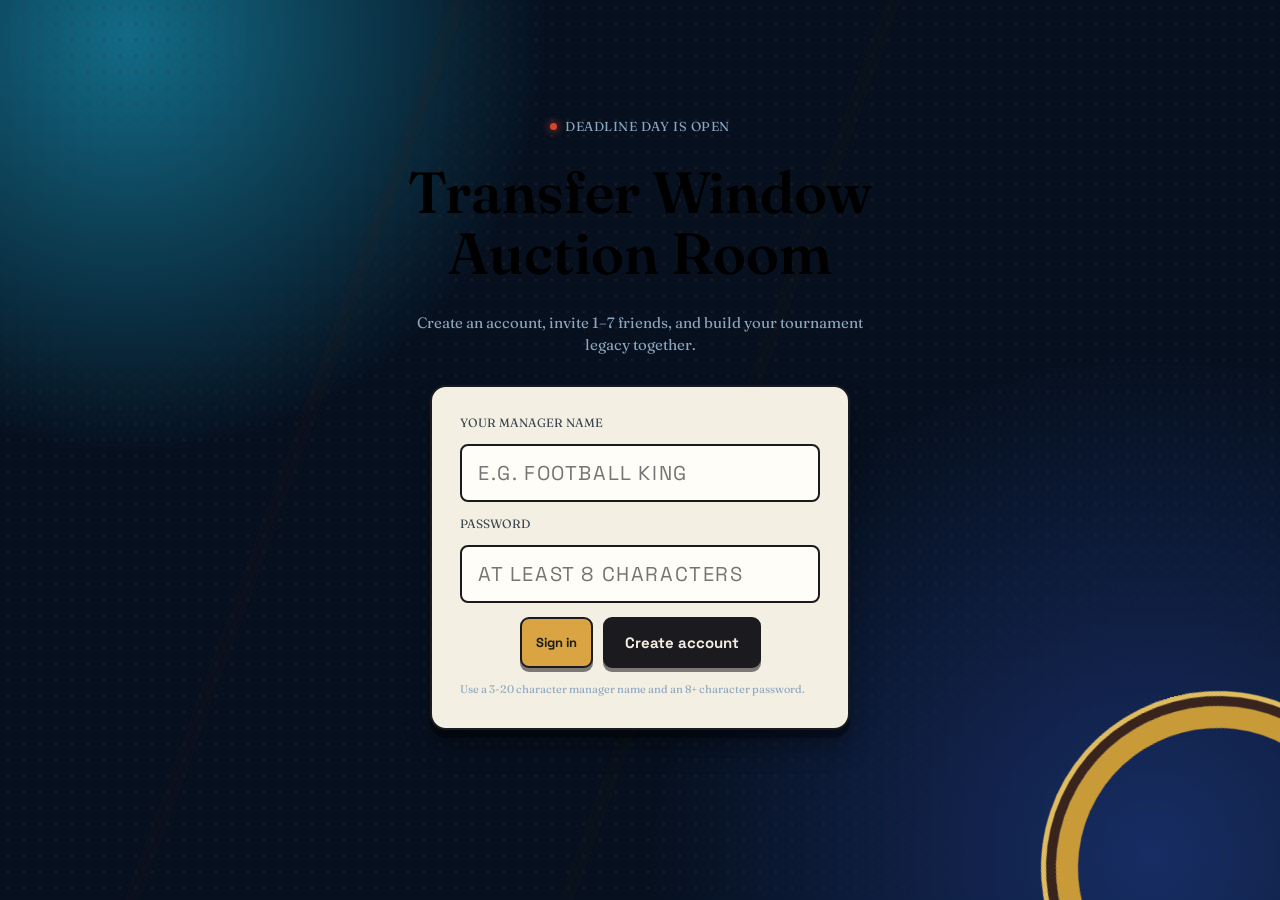
<file: index.html>
<!DOCTYPE html>
<html lang="en">
<head>
<meta charset="UTF-8">
<meta name="viewport" content="width=device-width, initial-scale=1.0">
<title>Deadline Day — Transfer Auction</title>
<link rel="preconnect" href="https://fonts.googleapis.com">
<link href="https://fonts.googleapis.com/css2?family=Bangers&family=Fraunces:opsz,wght@9..144,400;9..144,500;9..144,600;9..144,700&family=Space+Grotesk:wght@400;500;600;700&display=swap" rel="stylesheet">
<link href="https://cdnjs.cloudflare.com/ajax/libs/font-awesome/6.7.2/css/all.min.css" rel="stylesheet">
<style>
  :root{
    --bg: #06101F;
    --panel: #0B1D35;
    --panel-2: #08172B;
    --border: #1B4167;
    --gold: #55C7FF;
    --red: #D6452C;
    --text: #ECE6D6;
    --muted: #8BA6BF;
    --t-yassine: #55C7FF;
    --t-walid: #9A8CFF;
    --t-younes: #F07B6A;
    --t-brahim: #63C98B;
  }
  *{box-sizing:border-box;}
  html,body{margin:0;padding:0;}
  body{
    background:
      radial-gradient(1200px 600px at 15% -10%, #123B68 0%, transparent 60%),
      radial-gradient(1000px 500px at 100% 0%, #172D62 0%, transparent 55%),
      var(--bg);
    color:var(--text);
    font-family:'Space Grotesk', sans-serif;
    min-height:100vh;
    padding:0;
  }
  body[data-theme="stadium"]{--bg:#06101F;--panel:#0B1D35;--panel-2:#08172B;--border:#1B4167;--gold:#55C7FF;--text:#ECE6D6;--muted:#8BA6BF}body[data-theme="midnight"]{--bg:#090714;--panel:#18102c;--panel-2:#100a20;--border:#44316d;--gold:#c59bff;--text:#f4eeff;--muted:#b7a8d3}body[data-theme="sunset"]{--bg:#170a0b;--panel:#32151b;--panel-2:#220e13;--border:#6b3031;--gold:#ffb357;--text:#fff0e0;--muted:#d6a99a}body[data-theme="pitch"]{--bg:#06160e;--panel:#0d2a1a;--panel-2:#081d12;--border:#2f6841;--gold:#cbed70;--text:#f2fae7;--muted:#9ab99b}
  h1,h2,h3,.serif{font-family:'Fraunces', serif;}
  .wrap{width:100%;max-width:none;margin:0;}

  /* ---------- Landing ---------- */
  #landing{
    min-height:80vh;
    display:flex; flex-direction:column; align-items:center; justify-content:center;
    text-align:center;
    gap:28px;
  }
  .kickoff{
    font-size:13px; letter-spacing:.04em; color:var(--muted);
    display:flex; align-items:center; gap:8px; justify-content:center;
  }
  .kickoff .dot{width:7px;height:7px;border-radius:50%;background:var(--red);box-shadow:0 0 8px var(--red); animation:pulse 1.6s infinite;}
  @keyframes pulse{0%,100%{opacity:1;}50%{opacity:.35;}}
  #landing h1{
    font-size:clamp(34px,6vw,58px);
    font-weight:600; line-height:1.05; margin:0;
    max-width:720px;
  }
  #landing p.sub{color:var(--muted); max-width:480px; font-size:15px; line-height:1.5; margin:0;}
  .room-box{
    background:var(--panel); border:1px solid var(--border); border-radius:14px;
    padding:28px; width:min(420px,90vw); display:flex; flex-direction:column; gap:14px;
  }
  .room-box label{font-size:12px; color:var(--muted); text-align:left;}
  .room-box input{
    background:var(--panel-2); border:1px solid var(--border); border-radius:8px;
    padding:14px 16px; color:var(--text); font-family:'Space Grotesk'; font-size:20px;
    letter-spacing:.08em; text-transform:uppercase; width:100%;
  }
  .room-box input:focus{outline:none; border-color:var(--gold);}
  .room-actions{display:grid;grid-template-columns:1fr 1fr;gap:10px;}.room-actions .btn-primary{min-height:52px;}.room-divider{display:flex;align-items:center;gap:10px;color:var(--muted);font-size:10px;letter-spacing:.12em;margin:3px 0;}.room-divider::before,.room-divider::after{content:'';height:1px;flex:1;background:var(--border);}
  button{
    font-family:'Space Grotesk', sans-serif; cursor:pointer; border:none; transition:transform .16s ease,box-shadow .16s ease,border-color .16s ease;
  }
  .btn-primary{
    background:var(--gold); color:#04101E; font-weight:700; font-size:15px;
    padding:14px 20px; border-radius:8px; transition:transform .12s ease, box-shadow .12s ease;
  }
  .btn-primary:hover{transform:translateY(-1px); box-shadow:0 6px 20px rgba(198,169,79,.25);}
  .btn-primary:disabled{opacity:.4; cursor:not-allowed; transform:none; box-shadow:none;}
  .btn-ghost{
    background:transparent; color:var(--muted); border:1px solid var(--border);
    padding:10px 14px; border-radius:8px; font-size:13px;
  }
  .btn-ghost:hover{color:var(--text); border-color:var(--gold);}
  .hint-row{display:flex; gap:8px; justify-content:center; flex-wrap:wrap;}
  .hint-row span{
    font-size:11px; color:var(--muted); border:1px solid var(--border); border-radius:20px;
    padding:5px 10px; cursor:pointer;
  }
  .hint-row span:hover{border-color:var(--gold); color:var(--gold);}
  .room-player{background:var(--panel-2);border:1px solid var(--border);border-radius:8px;padding:12px 14px;color:var(--text);font-family:'Space Grotesk';font-size:15px;width:100%;}
  .account-status{min-height:18px;color:var(--muted);font-size:11px;text-align:left;}.profile-chip{border:1px solid var(--border);border-radius:999px;padding:6px 9px;color:var(--gold);font-size:11px;white-space:nowrap}.host-badge{font-family:'Space Grotesk',sans-serif;display:inline-block;vertical-align:middle;margin-left:7px;border:1px solid rgba(85,199,255,.6);border-radius:999px;padding:3px 6px;color:var(--gold);font-size:9px;letter-spacing:.08em}.invite-toast{position:fixed;bottom:24px;left:50%;transform:translateX(-50%) translateY(20px);opacity:0;background:#102A4A;border:1px solid var(--gold);color:var(--text);padding:11px 15px;border-radius:9px;font-size:12px;pointer-events:none;transition:.22s ease;z-index:20}.invite-toast.show{opacity:1;transform:translateX(-50%) translateY(0)}@keyframes hypePop{0%,100%{transform:scale(1)}40%{transform:scale(1.12);background:var(--gold);color:#04101E;border-color:var(--gold)}}.btn-ghost.hype-active{animation:hypePop .9s ease;font-weight:700;border-color:var(--gold);color:var(--gold)}
  .status-line{display:flex;gap:8px;justify-content:center;flex-wrap:wrap;color:var(--muted);font-size:12px;}
  .status-chip{border:1px solid var(--border);border-radius:999px;padding:4px 8px;}
  .status-chip.drop{border-color:rgba(214,69,44,.7);color:#F0A996;}
  .status-chip.pass{border-color:rgba(198,169,79,.55);color:var(--gold);}

  /* ---------- Room ---------- */
  #room{display:none;}
  .topbar{
    display:flex; justify-content:space-between; align-items:center;
    position:relative; z-index:70; margin-bottom:22px; flex-wrap:wrap; gap:10px;
  }
  .room-tag{font-size:12px; color:var(--muted);}
  .room-tag b{color:var(--gold); letter-spacing:.06em;}
  .topbar-right{display:flex; gap:8px; align-items:center;}
  .emote-modal-card{width:min(480px,calc(100vw - 28px));text-align:center}.emote-modal-card h2{margin:4px 0 7px}.emote-modal-card p{margin:0 0 18px}.emote-grid{display:grid;grid-template-columns:repeat(3,1fr);gap:10px}.emote-choice{display:grid;place-items:center;gap:6px;min-height:104px;padding:10px;border:2px solid #1b1b1f;border-radius:9px;background:#e8e1d2;color:#1b1b1f;font:800 11px 'Space Grotesk',sans-serif;letter-spacing:.06em;text-transform:uppercase;cursor:pointer;box-shadow:0 3px 0 rgba(27,27,31,.35)}.emote-choice i{font-style:normal;font-size:32px;line-height:1}.emote-choice:hover,.emote-choice.selected{background:#d9a441;transform:translateY(2px);box-shadow:0 1px 0 rgba(27,27,31,.35)}@media(max-width:440px){.emote-grid{grid-template-columns:repeat(2,1fr)}}
  /* Header pixel-vinyl player, adapted from the supplied reference. */
  #room .music-header-player{position:relative!important;z-index:auto!important;right:auto!important;bottom:auto!important;width:334px;min-width:250px;height:48px;padding:5px 7px 5px 9px;display:flex;align-items:center;gap:8px;overflow:visible;border:2px solid #3a2d52;border-radius:0;background:linear-gradient(120deg,#f4e9f5,#eaf1fb);color:#2f2540;box-shadow:0 7px 15px -9px rgba(58,45,82,.7);clip-path:polygon(0 7px,7px 7px,7px 0,calc(100% - 7px) 0,calc(100% - 7px) 7px,100% 7px,100% calc(100% - 7px),calc(100% - 7px) calc(100% - 7px),calc(100% - 7px) 100%,7px 100%,7px calc(100% - 7px),0 calc(100% - 7px));cursor:default}#room .music-header-player .music-disc{position:relative;left:auto;top:auto;flex:none;width:34px;height:34px;border:0;border-radius:50%;background:repeating-radial-gradient(circle,#4a3f66 0 2px,#2b2340 2px 4px);box-shadow:0 0 0 1px #3a2d52;animation:spinDisc 3.6s linear infinite paused}#room .music-header-player .music-disc.playing{animation-play-state:running}#room .music-header-player .music-disc::before{z-index:auto;inset:12px;width:auto;height:auto;border:0;background:repeating-conic-gradient(#f2a7c9 0deg 90deg,#a7c8f2 90deg 180deg);box-shadow:0 0 0 1px #3a2d52}#room .music-header-player .music-disc::after{display:none}#room .music-header-player .music-cover{display:none}#room .music-header-player .music-now{flex:1;min-width:0;padding:0;display:grid;gap:2px}#room .music-header-player .music-kicker{width:max-content;max-width:100%;padding:2px 4px;border:1px solid #3a2d52;background:#f2a7c9;color:#3a2d52;font:5px 'Press Start 2P',monospace;letter-spacing:.03em;white-space:nowrap;overflow:hidden;text-overflow:ellipsis}#room .music-header-player .music-title{margin:0;color:#2f2540;font:7px 'Press Start 2P',monospace;white-space:nowrap}#room .music-header-player .music-artist{display:none}#room .music-header-player .music-timeline{grid-template-columns:25px 1fr 25px;gap:3px;padding:0;color:#7a6d96;font:4.5px 'Press Start 2P',monospace}#room .music-header-player .music-timeline input{height:5px;accent-color:#f2a7c9}#room .music-header-player .music-controls{gap:4px;padding:0}#room .music-header-player .music-controls button{width:23px;height:23px;border:1.5px solid #20243a;border-radius:0;background:#fbf7ec;color:#20243a;font-size:11px;clip-path:polygon(0 4px,4px 4px,4px 0,calc(100% - 4px) 0,calc(100% - 4px) 4px,100% 4px,100% calc(100% - 4px),calc(100% - 4px) calc(100% - 4px),calc(100% - 4px) 100%,4px 100%,4px calc(100% - 4px),0 calc(100% - 4px))}#room .music-header-player .music-controls .music-play{width:27px;height:27px;background:#e7b545}#room .music-header-player .music-wave{display:none}@media(max-width:900px){#room .music-header-player{order:3;width:min(334px,100%)}.topbar-right{width:100%;flex-wrap:wrap}}

  .teams-row{
    display:grid; grid-template-columns:repeat(4,1fr); gap:12px; margin-bottom:22px;
  }
  .team-card{
    background:var(--panel); border:1px solid var(--border); border-radius:12px;
    padding:16px; border-top:3px solid var(--c); transition:transform .2s ease,box-shadow .2s ease;
  }
  .team-card:hover{transform:translateY(-3px);box-shadow:0 12px 28px rgba(0,0,0,.22)}
  .team-card h3{margin:0 0 10px; font-size:18px; font-weight:600; color:var(--c);}
  .team-mini-logo{width:22px;height:22px;object-fit:cover;border-radius:50%;vertical-align:middle;margin-right:6px;border:1px solid var(--c)}.team-customize{margin-top:12px;width:100%;padding:7px;font-size:11px}
  .team-stat{display:flex; justify-content:space-between; font-size:12.5px; color:var(--muted); margin-bottom:4px;}
  .team-stat b{color:var(--text); font-weight:600;}
  .squad-count{
    margin-top:10px; font-size:12px; color:var(--muted);
    display:flex; align-items:center; gap:6px;
  }
  .bar{flex:1; height:5px; background:var(--panel-2); border-radius:4px; overflow:hidden;}
  .bar i{display:block; height:100%; background:var(--c);}

  /* ---------- Game cards ---------- */
  #cardsPanel{margin:18px 0 22px;padding:18px;border:1px solid var(--border);border-radius:16px;background:linear-gradient(135deg,rgba(12,36,65,.94),rgba(6,16,31,.94));overflow:hidden;position:relative;}
  #cardsPanel::before{content:'';position:absolute;inset:0;pointer-events:none;opacity:.35;background:radial-gradient(circle at 10% 0,rgba(85,199,255,.18),transparent 32%),repeating-linear-gradient(135deg,transparent 0 13px,rgba(255,255,255,.025) 13px 14px);}
  .cards-head,.game-card-row,.card-note,.scout-report{position:relative;z-index:1}.cards-head{display:flex;align-items:end;justify-content:space-between;gap:10px;margin-bottom:14px}.cards-head h2{font-size:21px;margin:0;letter-spacing:.02em}.cards-count{font-size:11px;color:var(--gold);border:1px solid rgba(85,199,255,.5);border-radius:999px;padding:5px 9px;white-space:nowrap}.game-card-row{display:flex;gap:13px;flex-wrap:wrap}.game-card{--card:#55C7FF;appearance:none;position:relative;isolation:isolate;width:172px;min-height:244px;padding:0;overflow:hidden;text-align:left;color:var(--text);border:1px solid var(--card);border-radius:13px;background:linear-gradient(155deg,#193b5b,#081526 62%,#040c17);box-shadow:0 10px 22px rgba(0,0,0,.28),inset 0 0 0 2px rgba(255,255,255,.05);transition:transform .18s ease,box-shadow .18s ease,border-color .18s ease;cursor:pointer}.game-card::before{content:'';position:absolute;z-index:-1;inset:7px;border:1px solid rgba(255,255,255,.22);border-radius:8px;background:radial-gradient(circle at 82% 16%,rgba(85,199,255,.28),transparent 31%),linear-gradient(135deg,rgba(255,255,255,.08),transparent 44%)}.game-card::after{content:'';position:absolute;z-index:-1;width:126px;height:126px;right:-44px;bottom:-48px;border:20px solid rgba(85,199,255,.23);border-radius:50%;}.game-card:hover{transform:translateY(-8px) rotate(-1deg);border-color:#fff;box-shadow:0 16px 32px rgba(0,0,0,.38),0 0 20px rgba(85,199,255,.28)}.game-card:focus-visible{outline:3px solid #fff;outline-offset:3px}.game-card.auction{--card:#F2C94C;background:linear-gradient(155deg,#504018,#18160d 62%,#0c0b06)}.game-card.match{--card:#9A8CFF;background:linear-gradient(155deg,#30285e,#100e25 62%,#070610)}.game-card.danger{--card:#F07B6A;background:linear-gradient(155deg,#5b2927,#25100f 62%,#100605)}.card-top{display:flex;justify-content:space-between;align-items:center;padding:12px 13px 0}.card-kind,.card-rarity{font-size:8px;font-weight:700;letter-spacing:.13em}.card-kind{color:rgba(255,255,255,.75)}.card-rarity{color:var(--card)}.card-art{height:93px;display:grid;place-items:center;font-size:55px;line-height:1;filter:drop-shadow(0 6px 9px rgba(0,0,0,.45));text-shadow:0 0 20px rgba(255,255,255,.28)}.card-body{padding:0 15px 14px}.card-name{display:block;font-family:'Fraunces',serif;font-size:22px;line-height:.95;color:#fff;margin-bottom:10px}.card-rule{display:block;border-top:1px solid rgba(255,255,255,.18);padding-top:9px;font-size:11px;line-height:1.35;color:#c9d6e5}.card-play{display:block;margin-top:12px;color:var(--card);font-size:10px;font-weight:700;letter-spacing:.12em}.card-note{margin:13px 0 0;color:var(--muted);font-size:12px}.scout-report{margin:13px 0 0;color:var(--gold);font-size:12px}.empty-hand{color:var(--muted);padding:22px 4px;font-size:13px}

  .auction-panel{
    background:var(--panel); border:1px solid var(--border); border-radius:16px;
    padding:34px; text-align:center; margin-bottom:26px; position:relative; overflow:hidden;
  }
  .auction-panel::before{
    content:'';position:absolute; inset:0; opacity:.06; pointer-events:none;
    background: repeating-linear-gradient(90deg, var(--gold) 0 1px, transparent 1px 40px);
  }
  .eyebrow{font-size:12px; color:var(--muted); letter-spacing:.03em; margin-bottom:10px;}
  #offerName{
    font-family:'Fraunces', serif; font-weight:600; font-size:clamp(30px,5vw,52px);
    margin:6px 0 22px; min-height:60px; display:flex; align-items:center; justify-content:center;
  }
  #offerName.empty{color:var(--muted); font-size:20px; font-weight:400;}
  .player-showcase{display:none;justify-content:center;margin:4px auto 24px;perspective:900px}.player-showcase.show{display:flex}.player-card{--card-accent:#ffdc45;position:relative;width:252px;min-height:372px;padding:25px 20px 19px;overflow:hidden;clip-path:polygon(13% 0,41% 4%,50% 0,59% 4%,87% 0,100% 9%,95% 91%,77% 100%,50% 96%,23% 100%,5% 91%,0 9%);background:linear-gradient(145deg,#5a3104 0%,#f7b90a 25%,#7a4302 52%,#e99d06 74%,#482501 100%);color:#fff;box-shadow:0 23px 38px rgba(0,0,0,.48),inset 0 0 0 4px #ffda42,inset 0 0 0 7px rgba(68,33,0,.75);transform:rotateX(3deg);isolation:isolate}.player-card::before{content:'';position:absolute;inset:9px;z-index:-1;opacity:.92;background:radial-gradient(circle at 53% 35%,rgba(255,246,178,.84),transparent 22%),repeating-linear-gradient(135deg,rgba(255,242,146,.2) 0 2px,transparent 2px 15px),linear-gradient(162deg,transparent 0 48%,rgba(72,31,0,.45) 49% 51%,transparent 52%),linear-gradient(180deg,#d38403,#f5b416 48%,#914b00);clip-path:polygon(11% 0,43% 4%,50% 0,57% 4%,89% 0,100% 10%,93% 92%,74% 100%,50% 95%,26% 100%,7% 92%,0 10%)}.player-card::after{content:'';position:absolute;left:50%;top:47%;z-index:-1;width:190px;height:190px;transform:translate(-50%,-50%) rotate(45deg);border:1px solid rgba(255,245,184,.58);box-shadow:0 0 0 13px rgba(255,245,184,.09),0 0 36px rgba(255,241,137,.35)}.player-card-head{display:flex;justify-content:space-between;align-items:start;font-weight:900;text-shadow:0 2px 2px rgba(47,21,0,.7)}.player-ovr{font-size:53px;letter-spacing:-.08em;line-height:.8}.player-position{font-size:16px;letter-spacing:.13em;margin:9px 0 0}.player-stamp{font-size:8px;letter-spacing:.15em;text-align:right;margin-top:5px;padding:5px 6px;border:1px solid rgba(255,246,189,.7);border-radius:99px;background:rgba(88,39,0,.3)}.player-avatar{position:relative;height:152px;display:grid;place-items:end center;font-size:110px;line-height:1;filter:drop-shadow(0 10px 5px rgba(45,24,0,.5));text-shadow:0 0 22px rgba(255,255,255,.55)}.player-portrait{position:absolute;inset:0;width:100%;height:100%;object-fit:contain;object-position:center bottom;opacity:0;transition:opacity .25s ease}.player-portrait.loaded{opacity:1}.player-card-name{border-top:1px solid rgba(255,244,182,.7);border-bottom:1px solid rgba(79,33,0,.56);padding:8px 0 7px;text-align:center;text-transform:uppercase;font-family:'Fraunces',serif;font-weight:900;font-size:23px;letter-spacing:.01em;line-height:1;white-space:nowrap;overflow:hidden;text-overflow:ellipsis;text-shadow:0 2px 2px rgba(47,21,0,.7)}.player-card-stats{display:grid;grid-template-columns:1fr 1fr 1fr;gap:7px 12px;margin-top:11px;font-size:10px;font-weight:800;text-shadow:0 1px 1px rgba(47,21,0,.65)}.player-card-stats span{display:flex;align-items:baseline;justify-content:center;gap:4px}.player-card-stats b{font-size:17px}.player-card-gk{--card-accent:#a8ecff;background:linear-gradient(145deg,#075579,#36a8c5 35%,#063f5a 68%,#062337)}
  .offer-controls{display:flex; flex-direction:column; gap:16px; align-items:center;}
  .winner-row{display:flex; gap:10px; flex-wrap:wrap; justify-content:center;}
  .winner-btn{
    background:var(--panel-2); border:1px solid var(--border); color:var(--text);
    padding:10px 18px; border-radius:8px; font-size:14px; font-weight:600;
  }
  .winner-btn.active{border-color:var(--c); background:rgba(255,255,255,.03); color:var(--c);}
  .price-row{display:flex; gap:10px; align-items:center;}
  .price-row input{
    background:var(--panel-2); border:1px solid var(--border); border-radius:8px;
    padding:10px 14px; color:var(--text); font-family:'Space Grotesk'; font-size:16px; width:130px; text-align:center;
  }
  .price-row span{color:var(--muted); font-size:13px;}
  .action-row{display:flex; gap:10px; justify-content:center; flex-wrap:wrap;}

  .manual-toggle{font-size:11px; color:var(--muted); text-decoration:underline; cursor:pointer; margin-top:4px;}
  .manual-box{display:flex; gap:8px; justify-content:center; margin-top:12px; flex-wrap:wrap;}
  .manual-box input{
    background:var(--panel-2); border:1px solid var(--border); border-radius:8px;
    padding:9px 12px; color:var(--text); font-size:14px;
  }

  .error-banner{
    background:rgba(214,69,44,.12); border:1px solid var(--red); color:#F0A996;
    border-radius:8px; padding:10px 14px; font-size:13px; margin-top:14px;
  }

  .squads-section h2{font-size:16px; margin:0 0 14px; color:var(--muted); font-weight:500;}
  .squads-grid{display:grid; grid-template-columns:repeat(4,1fr); gap:12px;}
  .squad-col{
    background:var(--panel); border:1px solid var(--border); border-radius:12px; padding:14px;
  }
  .squad-col h4{margin:0 0 10px; color:var(--c); font-size:14px;}
  .player-row{
    display:flex; justify-content:space-between; align-items:center; gap:6px;
    padding:7px 0; border-bottom:1px solid var(--border); font-size:12.5px;
  }
  .player-row:last-child{border-bottom:none;}
  .player-row .pname{flex:1; overflow:hidden; text-overflow:ellipsis; white-space:nowrap;}
  .player-row .pprice{color:var(--gold); font-size:11.5px; white-space:nowrap;}
  .empty-slot{color:var(--muted); font-size:12px; padding:10px 0; text-align:center;}

  .finish-row{text-align:center; margin-top:30px;}

  /* ---------- Results ---------- */
  #results{display:none;}
  .rank-card{
    background:var(--panel); border:1px solid var(--border); border-radius:14px;
    padding:22px; margin-bottom:16px; border-left:4px solid var(--c);
  }
  .rank-head{display:flex; justify-content:space-between; align-items:baseline; flex-wrap:wrap; gap:8px;}
  .rank-head .pos{font-family:'Fraunces'; font-size:34px; font-weight:700; color:var(--c); margin-right:10px;}
  .rank-head h3{margin:0; font-size:22px; color:var(--text); display:inline;}
  .rank-head .score{font-size:22px; font-weight:700; color:var(--gold); font-family:'Fraunces';}
  .rank-sub{color:var(--muted); font-size:12.5px; margin-top:4px;}
  .score-bars{display:grid; grid-template-columns:repeat(auto-fit,minmax(110px,1fr)); gap:8px; margin:16px 0;}
  .score-bar-item{font-size:11px; color:var(--muted);}
  .score-bar-item .bar{margin-top:4px;}
  .rank-explain{font-size:13.5px; line-height:1.6; color:var(--text); margin-top:10px;}
  .loading{text-align:center; padding:60px 20px; color:var(--muted);}
  .spinner{
    width:34px;height:34px;border-radius:50%;border:3px solid var(--border);border-top-color:var(--gold);
    margin:0 auto 16px; animation:spin 0.9s linear infinite;
  }
  @keyframes spin{to{transform:rotate(360deg);}}
  @keyframes competitiveFlash{0%,100%{box-shadow:inset 0 0 0 rgba(85,199,255,0)}50%{box-shadow:inset 0 0 80px rgba(85,199,255,.12)}}
  @keyframes bidPulse{0%{transform:scale(1)}50%{transform:scale(1.025)}100%{transform:scale(1)}}
  body.flash-bid .auction-panel{animation:competitiveFlash .65s ease,bidPulse .65s ease;}

  @media(max-width:820px){
    .teams-row, .squads-grid{grid-template-columns:repeat(2,1fr);}
  }
  .card-body{text-align:center;}
  .card-name,.card-rule{text-align:center;}
  .game-modal{display:none;position:fixed;z-index:100;inset:0;padding:18px;background:rgba(2,9,18,.78);backdrop-filter:blur(8px);align-items:center;justify-content:center}.game-modal.show{display:flex}.game-modal-card{width:min(100%,440px);padding:28px;border:1px solid rgba(85,199,255,.55);border-radius:18px;background:radial-gradient(circle at 80% 0,rgba(85,199,255,.18),transparent 40%),#0b1d35;box-shadow:0 24px 70px rgba(0,0,0,.58)}.modal-kicker{font-size:10px;letter-spacing:.14em;color:var(--gold)}.game-modal-card h2{margin:8px 0;font-size:28px}.game-modal-card p{margin:0 0 18px;line-height:1.5;color:var(--muted)}.game-modal-card select{width:100%;padding:12px;margin-bottom:18px;border:1px solid var(--border);border-radius:9px;color:var(--text);background:var(--panel-2);font-family:inherit}.game-modal-actions{display:flex;justify-content:flex-end;gap:10px}.modal-danger{background:var(--red);color:#fff}
  .team-identity-form label{display:block;margin:16px 0 7px;color:var(--muted);font-size:10px;letter-spacing:.1em}.team-identity-form input{display:block;width:100%;margin-top:7px;padding:11px;border:1px solid var(--border);border-radius:8px;background:var(--panel-2);color:var(--text);font:inherit}.team-logo-preview{display:none;width:86px;height:86px;object-fit:cover;border-radius:50%;margin:14px auto;border:3px solid var(--gold);box-shadow:0 0 20px rgba(85,199,255,.35)}.team-identity-form small{display:block;color:var(--muted);font-size:11px;margin:8px 0 18px}
  .settings-grid{display:grid;gap:16px}.settings-grid label{display:block;color:var(--muted);font-size:10px;letter-spacing:.12em}.settings-grid select,.settings-grid input{width:100%;margin-top:7px;accent-color:var(--gold)}.settings-grid select{padding:10px;border:1px solid var(--border);border-radius:8px;background:var(--panel-2);color:var(--text);font:inherit}.settings-value{float:right;color:var(--gold);font-size:11px;letter-spacing:0}.settings-note{padding:10px;border-left:3px solid var(--gold);background:rgba(255,255,255,.04);color:var(--muted);font-size:12px;line-height:1.4}
  .music-deck{position:fixed;z-index:30;right:18px;bottom:18px;width:238px;overflow:hidden;border:1px solid rgba(255,255,255,.2);border-radius:18px;background:linear-gradient(145deg,rgba(22,24,31,.97),rgba(6,8,13,.98));box-shadow:0 20px 50px rgba(0,0,0,.45),0 0 0 1px rgba(255,255,255,.04) inset;transition:transform .2s ease}.music-deck:hover{transform:translateY(-4px)}.music-deck-art{position:relative;height:154px;overflow:hidden;background:linear-gradient(135deg,#e5e1d4,#a5aaa7 55%,#e8e4d8);isolation:isolate}.music-deck-art::before{content:'TRANSFER FM';position:absolute;right:13px;bottom:12px;color:rgba(13,18,21,.45);font-size:8px;font-weight:800;letter-spacing:.16em}.music-disc{position:absolute;left:-17px;top:-30px;width:194px;height:194px;border:7px solid #121416;border-radius:50%;background:radial-gradient(circle at center,#d7b955 0 5%,#26252a 5.4% 18%,#08090b 18.5% 21%,#202126 21.5% 23%,#0a0b0d 23.5% 29%,#222329 29.5% 31%,#0b0c0e 31.5% 40%,#24252a 40.5% 42%,#090a0c 42.5% 51%,#222329 51.5% 53%,#07080a 53.5% 62%,#1d1f23 62.5% 64%,#08090b 64.5%);box-shadow:inset 0 0 0 1px #54565a,0 12px 20px rgba(0,0,0,.45);animation:spinDisc 8s linear infinite paused}.music-disc::before{content:'';position:absolute;inset:49%;border-radius:50%;background:#0b0c0d;box-shadow:0 0 0 4px #e1c15a,0 0 0 7px #16181a}.music-disc::after{content:'DEADLINE\A DAY';white-space:pre;position:absolute;inset:35%;display:grid;place-items:center;border-radius:50%;background:linear-gradient(135deg,#294d6c,#0d2036);color:#f5dd72;font-size:7px;font-weight:800;letter-spacing:.1em;line-height:1.4;text-align:center}.music-disc.playing{animation-play-state:running}.music-arm{position:absolute;z-index:2;right:22px;top:9px;width:9px;height:142px;transform:rotate(28deg);transform-origin:top;background:linear-gradient(90deg,#f7f7ef,#8b8f91,#f9f9ef);border-radius:9px;box-shadow:0 1px 4px rgba(0,0,0,.35)}.music-arm::before{content:'';position:absolute;top:-7px;left:-7px;width:22px;height:22px;border:4px solid #d9dbd7;border-radius:50%;background:#73797a}.music-arm::after{content:'';position:absolute;bottom:-4px;left:-8px;width:25px;height:19px;border-radius:3px;background:#ecece4;box-shadow:0 2px 3px rgba(0,0,0,.2)}.music-now{padding:12px 14px 6px}.music-kicker{color:var(--gold);font-size:8px;font-weight:700;letter-spacing:.16em}.music-title{display:block;margin-top:4px;overflow:hidden;color:#fff;font-family:'Fraunces',serif;font-size:18px;text-overflow:ellipsis;white-space:nowrap}.music-artist{display:block;margin-top:2px;color:var(--muted);font-size:11px}.music-controls{display:flex;align-items:center;justify-content:space-between;padding:7px 12px 13px}.music-controls button{display:grid;place-items:center;width:34px;height:30px;padding:0;border:1px solid rgba(255,255,255,.14);border-radius:8px;background:#1b2028;color:#eef3eb;font-size:13px}.music-controls button:hover{border-color:var(--gold);color:var(--gold)}.music-controls .music-play{width:42px;background:var(--gold);color:#071019;font-weight:900}.music-wave{display:flex;align-items:center;gap:2px;height:18px}.music-wave i{display:block;width:2px;height:5px;border-radius:3px;background:var(--gold);animation:wave .7s ease-in-out infinite alternate paused}.music-wave.playing i{animation-play-state:running}.music-wave i:nth-child(2){height:13px;animation-delay:.14s}.music-wave i:nth-child(3){height:9px;animation-delay:.28s}.music-wave i:nth-child(4){height:16px;animation-delay:.42s}@keyframes spinDisc{to{transform:rotate(360deg)}}@keyframes wave{to{transform:scaleY(.35)}}
  /* Live music controls: album label, seeking and user-selected deck scale. */
  body{--music-deck-width:238px;--music-art-height:154px;--music-disc-size:194px;--music-disc-top:-30px;--music-deck-scale:1}.music-deck{width:var(--music-deck-width)}.music-deck-art{height:var(--music-art-height)}.music-disc{width:var(--music-disc-size);height:var(--music-disc-size);top:var(--music-disc-top)}.music-disc::after{content:'';inset:29%;background:#152b40;box-shadow:inset 0 0 0 2px rgba(255,255,255,.12)}.music-cover{position:absolute;z-index:1;inset:29%;width:42%;height:42%;border:0;border-radius:50%;object-fit:cover;background:#152b40;box-shadow:inset 0 0 0 2px rgba(255,255,255,.12)}.music-disc::before{z-index:2}.music-arm{transform:scale(var(--music-deck-scale)) rotate(28deg)}.music-timeline{display:grid;grid-template-columns:32px 1fr 32px;align-items:center;gap:6px;padding:0 14px 5px;color:#94a2af;font-variant-numeric:tabular-nums;font-size:9px}.music-timeline input{width:100%;margin:0;accent-color:var(--gold);cursor:pointer}.music-timeline input:disabled,.music-controls button:disabled{cursor:not-allowed;opacity:.35;filter:grayscale(1)}
  /* Manager roster cards — inspired by a physical scouting dossier, not a web dashboard. */
  .team-identity-form{max-height:calc(100vh - 36px);overflow:auto}
  /* Shared cartoon-card language across the whole game shell. */
  body{--panel:#f4efe3;--panel-2:#e8e1d2;--text:#1b1b1f;--muted:#4d5954;--border:rgba(27,27,31,.22);--gold:#d9a441;background:radial-gradient(circle at 10% 4%,#225e48 0,transparent 28%),radial-gradient(circle at 90% 95%,#35204e 0,transparent 34%),#0d1512;color:#f4efe3}body[data-theme="stadium"]{background:radial-gradient(circle at 10% 4%,#126b87 0,transparent 29%),radial-gradient(circle at 90% 95%,#172d64 0,transparent 35%),#06101f}body[data-theme="midnight"]{background:radial-gradient(circle at 10% 4%,#653b93 0,transparent 29%),radial-gradient(circle at 90% 95%,#25164d 0,transparent 35%),#090714}body[data-theme="sunset"]{background:radial-gradient(circle at 10% 4%,#cb653a 0,transparent 29%),radial-gradient(circle at 90% 95%,#7b202d 0,transparent 35%),#170a0b}body[data-theme="pitch"]{background:radial-gradient(circle at 10% 4%,#5f9630 0,transparent 29%),radial-gradient(circle at 90% 95%,#215c3a 0,transparent 35%),#06160e}body[data-theme="ocean"]{background:radial-gradient(circle at 12% 5%,#20b6d4 0,transparent 28%),radial-gradient(circle at 88% 95%,#274d9e 0,transparent 36%),#061a31}body[data-theme="berry"]{background:radial-gradient(circle at 12% 5%,#ef4d88 0,transparent 28%),radial-gradient(circle at 88% 95%,#7a245d 0,transparent 36%),#250818}body[data-theme="neon"]{background:radial-gradient(circle at 12% 5%,#d9ff36 0,transparent 24%),radial-gradient(circle at 88% 95%,#0cd6ad 0,transparent 36%),#081a16}body[data-theme="ember"]{background:radial-gradient(circle at 12% 5%,#ffb13b 0,transparent 28%),radial-gradient(circle at 88% 95%,#d63832 0,transparent 36%),#240a0a}body[data-theme="custom"]{--gold:var(--custom-accent,#d9a441);background:radial-gradient(circle at 12% 5%,var(--custom-glow,#225e48) 0,transparent 29%),radial-gradient(circle at 88% 95%,var(--custom-accent,#35204e) 0,transparent 36%),var(--custom-bg,#0d1512)}body::before{opacity:.13;background-image:radial-gradient(#f4efe3 1px,transparent 1px);background-size:20px 20px}.room-box,.topbar,.auction-panel,.squad-col,.rank-card,.game-modal-card{border:2px solid #1b1b1f;border-radius:16px;background:#f4efe3;color:#1b1b1f;box-shadow:0 8px 0 rgba(0,0,0,.34),0 17px 26px rgba(0,0,0,.3)}.topbar{padding:12px 14px}.room-tag,.topbar .profile-chip,.room-box label,.auction-panel .eyebrow,.squads-section h2,.rank-sub,.rank-explain{color:#3a4750}.profile-chip{border-color:#1b1b1f}.auction-panel::before{opacity:.12;background:repeating-linear-gradient(90deg,#1b1b1f 0 1px,transparent 1px 32px)}.auction-panel{overflow:visible}.auction-panel h2,.auction-panel #offerName{color:#1b1b1f}.squad-col h4{color:#1b1b1f}.player-row{border-color:rgba(27,27,31,.14)}.btn-primary,.btn-ghost,.winner-btn,.tactics-actions button{border:2px solid #1b1b1f!important;border-radius:9px!important;box-shadow:0 4px 0 rgba(27,27,31,.55);font-weight:800}.btn-primary{background:#1b1b1f;color:#f4efe3}.btn-ghost,.winner-btn{background:#d9a441;color:#1b1b1f}.btn-primary:hover,.btn-ghost:hover,.winner-btn:hover{transform:translateY(2px);box-shadow:0 2px 0 rgba(27,27,31,.55)}.price-row input,.manual-box input,.room-box input,.game-modal-card input,.game-modal-card select{border:2px solid #1b1b1f!important;border-radius:8px!important;background:#fffdf7!important;color:#1b1b1f!important}.game-modal-card .modal-kicker{color:#8a4a1e}.game-modal-card h2{color:#1b1b1f}.game-modal-card p,.settings-grid label,.team-identity-form label{color:#3a4750}.game-modal-card{background:#f4efe3}.rank-head h3,.rank-head .score{color:#1b1b1f}.rank-card{border-left:6px solid var(--c)}
  .room-tag span{display:block;font-size:8px;font-weight:800;letter-spacing:.13em}.room-tag b{font-size:14px}.header-menu{position:relative}.header-menu-pop{display:none;position:absolute;right:0;top:calc(100% + 8px);z-index:60;width:180px;padding:6px;border:2px solid #1b1b1f;border-radius:11px;background:#f4efe3;box-shadow:0 7px 0 rgba(0,0,0,.26)}.header-menu.open .header-menu-pop{display:grid}.header-menu-pop button{padding:9px;background:transparent;color:#1b1b1f;text-align:left;font:inherit;font-size:12px;font-weight:700}.header-menu-pop button:hover{background:#e8e1d2}.profile-chip{cursor:pointer;font:inherit;font-weight:800}.profile-modal{max-width:460px}.friends-head{display:flex;justify-content:space-between;align-items:center;margin-top:16px}.friend-add{display:flex;gap:8px;margin:10px 0}.friend-add input{flex:1}.friends-list{display:grid;gap:7px}.friend-row{display:flex;align-items:center;justify-content:space-between;gap:8px;padding:9px;border:1px solid rgba(27,27,31,.2);border-radius:8px;font-size:12px}.friend-row small{display:block;color:#4d5954}.friend-row button{padding:6px 8px;font-size:10px}
  /* Main menu: illustrated tabletop layers, inspired by a console game screen. */
  #mainMenu{display:none;position:fixed;inset:0;z-index:90;min-height:100vh;overflow:hidden;isolation:isolate;padding:36px 24px;color:#17130f;background:radial-gradient(circle at 50% 43%,#fff8d5 0 19%,#ead59b 43%,#4a281e 78%,#160d12 100%);box-shadow:inset 0 0 0 3px rgba(20,13,9,.65)}
  #mainMenu.menu-enter{animation:menuReveal .5s cubic-bezier(.18,.82,.2,1) both}#mainMenu.menu-enter .menu-stack{animation:menuStackIn .48s .1s both}@keyframes menuReveal{from{opacity:0;clip-path:circle(0 at 50% 48%)}to{opacity:1;clip-path:circle(150% at 50% 48%)}}@keyframes menuStackIn{from{opacity:0;transform:translateY(36px) scale(.9) rotate(-2deg)}to{opacity:1;transform:none}}
  .menu-vortex{display:none;position:absolute;z-index:5;left:50%;top:50%;width:26px;height:26px;border-radius:50%;background:#020308;box-shadow:0 0 0 12px #27122e,0 0 0 23px #cd3c67,0 0 0 38px #101722,0 0 48px 33px rgba(16,6,26,.72);transform:translate(-50%,-50%) scale(0)}.menu-vortex::after{content:'';position:absolute;inset:-45px;border:7px dotted #efcd58;border-radius:50%;animation:vortexSpin 1s linear infinite}.menu-portal-out .menu-vortex{display:block;animation:vortexGrow .7s cubic-bezier(.42,0,.68,.3) forwards}.menu-portal-out .menu-stack,.menu-portal-out .menu-top,.menu-portal-out .menu-ball{animation:menuSuction .55s cubic-bezier(.4,0,.75,.25) forwards}@keyframes vortexGrow{to{transform:translate(-50%,-50%) scale(55)}}@keyframes vortexSpin{to{transform:rotate(360deg)}}@keyframes menuSuction{to{opacity:0;transform:translate(0,10px) scale(.02) rotate(360deg);filter:blur(8px)}}
  #room{position:relative;min-height:calc(100vh - 48px);padding:22px;overflow:hidden;border-radius:24px;background:radial-gradient(circle at 50% -10%,#f9eac0 0,transparent 34%),radial-gradient(circle at 100% 100%,#d44763 0,transparent 25%),#172329;box-shadow:inset 0 0 0 3px #16120f}#room::before{content:'';position:absolute;inset:0;z-index:0;opacity:.25;pointer-events:none;background:radial-gradient(#f9eac0 1px,transparent 1.5px) 0 0/17px 17px}#room>*{position:relative;z-index:1}#room.room-arrive{animation:roomEmerge .62s cubic-bezier(.12,.8,.23,1) both}@keyframes roomEmerge{from{opacity:0;clip-path:circle(0 at 50% 50%);transform:scale(.9)}to{opacity:1;clip-path:circle(150% at 50% 50%);transform:none}}@media(max-width:560px){#room{min-height:100vh;padding:13px;border-radius:0}}
  /* Preserve the established room layout; the portal animates the screen, not its individual panels. */
  #room{position:static;min-height:0;padding:0;overflow:visible;border-radius:0;background:transparent;box-shadow:none}#room::before{display:none}#room>*{position:static;z-index:auto}#room .music-deck{position:fixed;z-index:30}@media(max-width:560px){#room{min-height:0;padding:0}}
  /* Room screen — same illustrated board language as the main menu, while retaining the room's grid flow. */
  #room{position:relative;isolation:isolate;min-height:calc(100vh - 48px);padding:22px;overflow:visible;background:radial-gradient(ellipse at 50% 8%,#fff1bd 0,rgba(255,241,189,.82) 18%,transparent 46%),radial-gradient(circle at 6% 90%,#c33c5d 0,transparent 28%),radial-gradient(circle at 94% 86%,#233b52 0,transparent 30%),#1c151b;box-shadow:inset 0 0 0 3px #17120f}#room::before{display:block;content:'';position:absolute;inset:0;z-index:-1;pointer-events:none;opacity:.3;background:radial-gradient(#f6d878 1px,transparent 1.5px) 0 0/18px 18px,linear-gradient(120deg,transparent 30%,rgba(229,184,74,.16) 30.2% 31%,transparent 31.2% 62%,rgba(255,255,255,.1) 62.2% 63%,transparent 63.2%)}#room>*:not(.music-deck){position:relative;z-index:1}#room>.topbar{z-index:80}#room>.topbar .header-menu{z-index:81}#room>.topbar .header-menu-pop{z-index:82}#room .music-deck{position:fixed!important;z-index:30;cursor:grab;will-change:left,top}#room .music-deck.is-dragging{cursor:grabbing;transform:none!important;transition:none;user-select:none}.music-deck button,#room .music-deck input{cursor:pointer}.music-deck-art{touch-action:none}@media(max-width:560px){#room{min-height:100vh;padding:13px}.wrap{width:100%}}
  #mainMenu::before,#mainMenu::after{content:'';position:absolute;z-index:-1;pointer-events:none}#mainMenu::before{inset:0;opacity:.5;background:radial-gradient(#4a2a16 1px,transparent 1.5px) 0 0/16px 16px,linear-gradient(110deg,transparent 28%,rgba(73,38,13,.15) 28.2% 29%,transparent 29.2% 55%,rgba(73,38,13,.13) 55.2% 56%,transparent 56.2%)}#mainMenu::after{width:450px;height:450px;right:-160px;bottom:-210px;border:34px solid #c99a38;border-radius:50%;box-shadow:0 0 0 16px #38241d,0 0 0 24px #dfbc5f;transform:rotate(-15deg)}
  .menu-action.quit{font-size:13px;background:#e8d5c6;color:#652a2c}
  .menu-top{display:flex;justify-content:space-between;align-items:center;gap:12px;position:relative;z-index:2}.menu-brand{font-family:'Fraunces',serif;font-size:clamp(24px,4vw,42px);font-weight:900;font-style:italic;letter-spacing:-.04em;text-shadow:2px 2px 0 #e5bb57}.menu-user{padding:8px 12px;border:2px solid #1b1b1f;border-radius:999px;background:#f7edcc;font-size:12px;font-weight:800;box-shadow:3px 3px 0 #1b1b1f}.menu-stage{display:grid;min-height:calc(100vh - 150px);place-items:center;text-align:center}.menu-stack{width:min(440px,100%);position:relative}.menu-kicker{display:inline-block;margin-bottom:18px;padding:6px 13px;background:#172329;color:#f7edcc;font-size:10px;font-weight:900;letter-spacing:.17em;transform:rotate(-2deg);box-shadow:4px 4px 0 #d53d56}.menu-title{margin:0 0 25px;font-family:'Fraunces',serif;font-size:clamp(42px,7vw,70px);font-style:italic;line-height:.88;letter-spacing:-.06em;text-shadow:3px 4px 0 #f6d362}.menu-nav{display:grid;gap:10px}.menu-action{position:relative;width:100%;padding:15px 20px;border:3px solid #1b1b1f;background:#f8f0d4;color:#1b1b1f;font:900 22px/1 'Space Grotesk',sans-serif;letter-spacing:.04em;text-transform:uppercase;text-align:left;transform:skewY(-2deg);box-shadow:7px 7px 0 #1b1b1f}.menu-action span{display:inline-block;transform:skewY(2deg)}.menu-action::before{content:'▶';display:inline-block;margin-right:12px;color:#d53d56;font-size:16px}.menu-action:hover,.menu-action:focus{background:#d9f122;transform:translate(3px,3px) skewY(-2deg);box-shadow:4px 4px 0 #1b1b1f;outline:0}.menu-action.secondary{font-size:17px;background:#f4b3d1}.menu-action.settings{font-size:15px;background:#b9e7ef}.menu-join{display:none;margin-top:16px;padding:15px;border:3px solid #1b1b1f;background:#172329;color:#f7edcc;text-align:left;box-shadow:6px 6px 0 #d53d56}.menu-join.show{display:block}.menu-join label{display:block;margin-bottom:7px;font-size:10px;font-weight:900;letter-spacing:.13em}.menu-join input{width:100%;padding:12px;border:2px solid #f7edcc;background:#fcf2d5;color:#1b1b1f;font:800 16px 'Space Grotesk',sans-serif;text-transform:uppercase}.menu-join button{width:100%;margin-top:9px}.menu-note{margin:22px 0 0;color:#493629;font-size:12px;font-weight:700}.menu-ball{position:absolute;left:-110px;bottom:-110px;width:280px;height:280px;border:13px solid #1b1b1f;border-radius:50%;background:radial-gradient(circle at 40% 35%,#faf1cf 0 10%,#1b1b1f 10.5% 13%,#faf1cf 13.5% 31%,#1b1b1f 31.5% 34%,#f3d28a 34.5%);transform:rotate(19deg);opacity:.9}@media(max-width:560px){#mainMenu{padding:20px 14px;border-radius:0}.menu-top{align-items:flex-start}.menu-user{font-size:10px}.menu-stage{min-height:calc(100vh - 115px)}.menu-action{font-size:19px}.menu-title{font-size:52px}}
  /* Transfer Window Deck: tactile parchment game cards for playable effects. */
  #cardsPanel{border:1px solid rgba(247,241,226,.22);background:linear-gradient(#101c16,#182a20);box-shadow:none}.cards-head h2,.cards-head .eyebrow{color:#f7f1e2}.cards-count{border-color:#c69a3d;color:#e4c15c}.game-card-row{gap:18px}.deck-card{--deck-accent:#c69a3d;appearance:none;position:relative;width:208px;min-height:322px;padding:9px;border:1px solid rgba(33,28,21,.5);border-radius:6px;background:#f1e8d3;color:#211c15;box-shadow:0 18px 32px -16px rgba(0,0,0,.8);cursor:pointer;text-align:left;transition:transform .18s ease,box-shadow .18s ease}.deck-card.match{--deck-accent:#a13a42}.deck-card.danger{--deck-accent:#a13a42}.deck-card:hover{transform:translateY(-8px) rotate(-1deg);box-shadow:0 28px 40px -17px rgba(0,0,0,.88)}.deck-card-inner{position:relative;min-height:302px;padding:14px 12px 13px;border:1px solid #211c15}.deck-card-inner:before{content:'';position:absolute;inset:5px;border:1px solid rgba(33,28,21,.55);pointer-events:none}.deck-corner{position:absolute;width:11px;height:11px;border-color:#211c15;z-index:2}.deck-corner:after{content:'';position:absolute;width:4px;height:4px;border-radius:50%;background:#211c15}.deck-corner.tl{top:2px;left:2px;border-top:1px solid;border-left:1px solid}.deck-corner.tr{top:2px;right:2px;border-top:1px solid;border-right:1px solid}.deck-corner.bl{bottom:2px;left:2px;border-bottom:1px solid;border-left:1px solid}.deck-corner.br{bottom:2px;right:2px;border-bottom:1px solid;border-right:1px solid}.deck-corner.tl:after{top:-2px;left:-2px}.deck-corner.tr:after{top:-2px;right:-2px}.deck-corner.bl:after{bottom:-2px;left:-2px}.deck-corner.br:after{bottom:-2px;right:-2px}.deck-number{display:grid;place-items:center;width:28px;height:28px;margin:0 auto 9px;border:1px solid #211c15;border-radius:50%;background:#f7f1e2;font-size:14px;font-weight:900}.deck-art{display:grid;place-items:center;height:116px;overflow:hidden;border:1px solid #211c15;background:linear-gradient(135deg,color-mix(in srgb,var(--deck-accent) 32%,#f3ead4),#f7f1e2);font-size:59px;filter:saturate(.9)}.deck-art::before{content:'';position:absolute;width:100px;height:100px;border:1px solid rgba(33,28,21,.22);border-radius:50%}.deck-art span{z-index:1;filter:drop-shadow(0 4px 1px rgba(0,0,0,.2))}.deck-title{margin:12px 0 8px;padding:7px 4px;border-top:1px solid #211c15;border-bottom:1px solid #211c15;box-shadow:inset 0 2px 0 var(--deck-accent);text-align:center;text-transform:uppercase;font-family:'Fraunces',serif;font-size:15px;font-weight:800;letter-spacing:.05em}.deck-rule{min-height:57px;padding:0 3px;color:rgba(33,28,21,.88);font-family:'Fraunces',serif;font-size:12px;line-height:1.4;text-align:center}.deck-foot{display:flex;justify-content:space-between;margin-top:8px;padding-top:8px;border-top:1px solid rgba(33,28,21,.35);color:rgba(33,28,21,.6);font-size:9px;font-weight:800;letter-spacing:.08em;text-transform:uppercase}.deck-foot i{display:inline-block;width:7px;height:7px;margin-right:4px;border-radius:50%;background:var(--deck-accent)}
  .teams-row{grid-template-columns:repeat(auto-fit,minmax(250px,1fr));gap:20px;perspective:1200px}.manager-card{--manager:#16342b;--manager-light:#245640;position:relative;overflow:hidden;border:2px solid #17202a;border-radius:18px;background:#f4efe3;color:#1b1b1f;box-shadow:0 14px 0 -6px rgba(0,0,0,.38),0 24px 34px -13px rgba(0,0,0,.58);transition:.22s transform,.22s box-shadow}.manager-card:hover{transform:translateY(-6px) rotateX(2deg) rotateY(-2deg);box-shadow:0 22px 0 -6px rgba(0,0,0,.35),0 38px 48px -16px rgba(0,0,0,.65)}.manager-portrait{position:relative;height:168px;display:grid;place-items:end center;overflow:hidden;background:repeating-linear-gradient(90deg,rgba(255,255,255,.07) 0 22px,transparent 22px 44px),linear-gradient(180deg,var(--manager-light),var(--manager))}.manager-portrait:after{content:'';position:absolute;inset:-45%;background:linear-gradient(115deg,transparent 43%,rgba(255,255,255,.14) 50%,transparent 57%);pointer-events:none}.manager-avatar{position:relative;z-index:1;width:142px;height:166px}.manager-index,.manager-host{position:absolute;z-index:2;top:11px;border:2px solid #1b1b1f;font-size:10px;font-weight:900;letter-spacing:.06em}.manager-index{left:11px;display:grid;place-items:center;width:25px;height:25px;border-radius:7px;background:#1b1b1f;color:#f4efe3}.manager-host{right:11px;border-radius:999px;padding:5px 8px;background:#d9a441;color:#1b1b1f}.manager-nameplate{padding:13px 15px 10px;border-bottom:2px solid #1b1b1f}.manager-title-row{display:flex;justify-content:space-between;align-items:baseline;gap:8px}.manager-title-row h3{margin:0;color:#1b1b1f;font-size:20px;line-height:1.05}.manager-title-row span{font-size:10px;font-weight:800;color:#3a4750;white-space:nowrap}.manager-archetype{display:inline-block;margin-top:7px;padding:3px 8px;border:1.5px solid #1b1b1f;border-radius:999px;background:var(--manager);color:#f4efe3;font-size:10px;font-weight:800;letter-spacing:.04em}.manager-stats{padding:2px 0}.manager-stat{display:flex;align-items:center;gap:9px;padding:9px 14px;border-bottom:1px solid rgba(27,27,31,.14)}.manager-stat:last-child{border:0}.manager-stat i{display:grid;place-items:center;width:24px;height:24px;border:2px solid #1b1b1f;border-radius:7px;font-style:normal;font-size:12px}.manager-stat i.spent{background:#c1443c}.manager-stat i.cash{background:#2e7d6b}.manager-stat i.legacy{background:#d9a441}.manager-stat label{flex:1;color:#3a4750;font-size:10px;font-weight:800;letter-spacing:.07em;text-transform:uppercase}.manager-stat b{font-size:14px}.manager-footer{display:flex;align-items:center;justify-content:space-between;padding:11px 14px 0;color:#3a4750;font-size:11px;font-weight:700}.manager-online-dot{display:inline-block;width:7px;height:7px;margin-right:5px;border-radius:50%;background:#2e7d6b}.manager-online-dot.offline{background:#a7aaa6}.manager-dots{display:flex;gap:3px}.manager-dots i{width:6px;height:6px;border-radius:2px;background:#d1cbc0}.manager-dots i.filled{background:#2e7d6b}.manager-card .team-customize{margin:11px 14px 15px;width:calc(100% - 28px);border:2px solid #1b1b1f;background:#1b1b1f;color:#f4efe3;box-shadow:0 3px 0 #3a4750}.manager-character-grid{display:grid;grid-template-columns:repeat(4,1fr);gap:7px;margin-top:7px}.manager-character-choice{position:relative;min-height:67px;padding:0;border:2px solid var(--border);border-radius:9px;background:#132640;overflow:hidden}.manager-character-choice svg{width:54px;height:63px}.manager-character-choice.selected{border-color:var(--gold);box-shadow:0 0 0 2px rgba(198,169,79,.25)}.manager-character-choice span{position:absolute;right:3px;bottom:3px;padding:2px 3px;border-radius:3px;background:rgba(2,10,20,.76);color:#fff;font-size:7px;font-weight:800}.team-identity-form .character-label{margin-top:17px}
  @media(max-width:520px){
    .teams-row, .squads-grid{grid-template-columns:1fr;}
    .room-actions{grid-template-columns:1fr;}
    .game-card-row{justify-content:center;}
    .game-card{width:min(100%,240px);}
  }
  /* Shared illustrated tabletop canvas, matching the main menu. */
  /* Theme variables are also used by the header player and the stadium canvas. */
  body{--ucl-night:#071329;--ucl-sky:#123b72;--ucl-light:#7ec9ff;--player-from:#214b3d;--player-to:#142c25;--player-accent:#d9a441;--player-paper:#f7eedb;min-height:100vh;background:radial-gradient(ellipse at 50% -14%,var(--ucl-light) 0,transparent 31%),radial-gradient(ellipse at 50% 32%,var(--ucl-sky) 0,transparent 46%),linear-gradient(180deg,var(--ucl-night),#020817 72%,#01040b);background-attachment:fixed;background-repeat:no-repeat;background-size:cover;}
  body[data-theme="stadium"]{--ucl-night:#061326;--ucl-sky:#16528a;--ucl-light:#92d8ff;--player-from:#174f6d;--player-to:#09253f;--player-accent:#55c7ff;--player-paper:#edf7ff;}
  body[data-theme="midnight"]{--ucl-night:#110a25;--ucl-sky:#4b2d83;--ucl-light:#c59bff;--player-from:#44276c;--player-to:#1b1033;--player-accent:#c59bff;--player-paper:#f4eeff;}
  body[data-theme="sunset"]{--ucl-night:#24080b;--ucl-sky:#8a302b;--ucl-light:#ffb357;--player-from:#783329;--player-to:#2d0e12;--player-accent:#ffb357;--player-paper:#fff0e0;}
  body[data-theme="pitch"]{--ucl-night:#06190f;--ucl-sky:#23643d;--ucl-light:#cbed70;--player-from:#285c35;--player-to:#0d2818;--player-accent:#cbed70;--player-paper:#f2fae7;}
  body[data-theme="ocean"]{--ucl-night:#041a34;--ucl-sky:#176ba5;--ucl-light:#66d8f5;--player-from:#176b86;--player-to:#08304e;--player-accent:#66d8f5;--player-paper:#effcff;}
  body[data-theme="berry"]{--ucl-night:#27071d;--ucl-sky:#8c235f;--ucl-light:#ff80b4;--player-from:#7a245d;--player-to:#310c29;--player-accent:#ff80b4;--player-paper:#fff0f7;}
  body[data-theme="neon"]{--ucl-night:#041b18;--ucl-sky:#087f68;--ucl-light:#d9ff36;--player-from:#207d60;--player-to:#082d27;--player-accent:#d9ff36;--player-paper:#f7ffe0;}
  body[data-theme="ember"]{--ucl-night:#250907;--ucl-sky:#a43427;--ucl-light:#ffb13b;--player-from:#9b3825;--player-to:#38110c;--player-accent:#ffb13b;--player-paper:#fff3df;}
  body[data-theme="custom"]{--ucl-night:var(--custom-bg,#0d1512);--ucl-sky:var(--custom-glow,#225e48);--ucl-light:var(--custom-accent,#d9a441);--player-from:var(--custom-glow,#225e48);--player-to:var(--custom-bg,#0d1512);--player-accent:var(--custom-accent,#d9a441);--player-paper:#f7eedb;}
  body::before{content:'';position:fixed;inset:0;z-index:0;pointer-events:none;opacity:.76;background:radial-gradient(ellipse at 5% 18%,rgba(255,255,255,.23),transparent 20%),radial-gradient(ellipse at 95% 18%,rgba(255,255,255,.23),transparent 20%),radial-gradient(circle at 14% 40%,rgba(255,255,255,.6) 0 1px,transparent 1.7px),radial-gradient(circle at 77% 24%,rgba(255,255,255,.5) 0 1px,transparent 1.7px),radial-gradient(circle at 66% 68%,rgba(255,255,255,.4) 0 1px,transparent 1.7px),linear-gradient(180deg,rgba(255,255,255,.07),transparent 24%,rgba(0,0,0,.28) 100%);background-size:auto,auto,130px 117px,173px 149px,207px 179px,auto;}
  body::after{content:'';position:fixed;z-index:0;right:-130px;bottom:-155px;width:430px;height:430px;pointer-events:none;border:2px solid rgba(234,245,255,.22);border-radius:50%;background:radial-gradient(circle at center,transparent 0 25%,rgba(190,222,255,.08) 25.5% 26%,transparent 26.5% 42%,rgba(190,222,255,.08) 42.5% 43%,transparent 43.5%),conic-gradient(from 18deg,transparent 0 9%,rgba(213,235,255,.16) 9.4% 10%,transparent 10.4% 19%,rgba(213,235,255,.16) 19.4% 20%,transparent 20.4% 29%,rgba(213,235,255,.16) 29.4% 30%,transparent 30.4% 39%,rgba(213,235,255,.16) 39.4% 40%,transparent 40.4% 49%,rgba(213,235,255,.16) 49.4% 50%,transparent 50.4%);box-shadow:0 0 80px rgba(126,201,255,.16),inset 0 0 70px rgba(126,201,255,.1);transform:rotate(-15deg);}
  .wrap{position:relative;z-index:1;}
  /* Use the stadium night as the single canvas for the room as well. */
  #room{background:transparent;box-shadow:none;}
  #room::before{display:none;}
  /* Theme the background, card collection and squad columns together. */
  body[data-theme="stadium"]{--theme-panel:#0b2a4a;--theme-panel-2:#071a31;--theme-ink:#eaf5ff;--theme-line:#55c7ff;}body[data-theme="midnight"]{--theme-panel:#2a1747;--theme-panel-2:#120b28;--theme-ink:#f4eeff;--theme-line:#c59bff;}body[data-theme="sunset"]{--theme-panel:#4a1b22;--theme-panel-2:#240d13;--theme-ink:#fff0e0;--theme-line:#ffb357;}body[data-theme="pitch"]{--theme-panel:#123b24;--theme-panel-2:#071d11;--theme-ink:#f2fae7;--theme-line:#cbed70;}body[data-theme="ocean"]{--theme-panel:#0b4670;--theme-panel-2:#061e3c;--theme-ink:#effcff;--theme-line:#66d8f5;}body[data-theme="berry"]{--theme-panel:#5d173f;--theme-panel-2:#2a0a20;--theme-ink:#fff0f7;--theme-line:#ff80b4;}body[data-theme="neon"]{--theme-panel:#075b4d;--theme-panel-2:#06241f;--theme-ink:#f7ffe0;--theme-line:#d9ff36;}body[data-theme="ember"]{--theme-panel:#743020;--theme-panel-2:#2d0d09;--theme-ink:#fff3df;--theme-line:#ffb13b;}body[data-theme="custom"]{--theme-panel:var(--custom-glow,#225e48);--theme-panel-2:var(--custom-bg,#0d1512);--theme-ink:#f7eedb;--theme-line:var(--custom-accent,#d9a441);}
  body[data-theme] #cardsPanel{border-color:var(--theme-line);background:linear-gradient(145deg,var(--theme-panel),var(--theme-panel-2));}body[data-theme] #cardsPanel::before{background:radial-gradient(circle at 10% 0,color-mix(in srgb,var(--theme-line) 38%,transparent),transparent 32%),repeating-linear-gradient(135deg,transparent 0 13px,rgba(255,255,255,.045) 13px 14px);}body[data-theme] .cards-head h2,body[data-theme] .cards-head .eyebrow,body[data-theme] .card-note,body[data-theme] .scout-report{color:var(--theme-ink);}body[data-theme] .cards-count{border-color:var(--theme-line);color:var(--theme-line);}
  body[data-theme] .squad-col{background:linear-gradient(145deg,var(--theme-panel),var(--theme-panel-2));border-color:var(--theme-line);color:var(--theme-ink);}body[data-theme] .squad-col h4{color:var(--theme-line);}body[data-theme] .squad-col .player-row{border-color:color-mix(in srgb,var(--theme-ink) 24%,transparent);}body[data-theme] .squad-col .player-row,body[data-theme] .squad-col .player-row span{color:var(--theme-ink);}
  /* Keep room metadata and squad labels clean and readable, not display-italic. */
  #room .room-tag,#room .room-tag span,#room .topbar .room-tag b,#room .squads-section h2,#room .squad-col h4{font-family:'Space Grotesk',sans-serif;font-style:normal;text-shadow:none;letter-spacing:.08em;}#room .topbar .room-tag b{font-size:13px;font-weight:800;color:#1b1b1f;}#room .room-tag span{font-size:8px;font-weight:800;}#room .squads-section h2{font-size:13px;font-weight:900;text-transform:uppercase;}#room .squad-col h4{font-size:12px;font-weight:900;text-transform:uppercase;}
  /* Room titles share the menu's expressive display type. */
  #room h1,#room h2,#room h3,#room h4,#room .room-tag b,#room #offerName{
    font-family:'Fraunces',serif;
    font-style:italic;
    font-weight:900;
    letter-spacing:-.035em;
    text-shadow:2px 2px 0 rgba(229,187,87,.55);
  }
  /* Selected managers are rendered as larger WebGL characters; SVG remains a no-WebGL fallback. */
  #room .manager-portrait{height:190px;}
  #room .manager-avatar{width:180px;height:194px;}
  .manager-3d-preview{display:none;position:absolute;inset:0;width:100%;height:100%;}
  .manager-3d-preview canvas{display:block;width:100%!important;height:100%!important;filter:drop-shadow(8px 10px 0 rgba(0,0,0,.18));}
  .manager-3d-ready .manager-3d-preview{display:block;}
  .manager-3d-ready .manager-svg-fallback{display:none;}
  /* Manager cards use the same proven rivalry-3d mount and ready state as Phase 3. */
  #room .manager-avatar .rivalry-3d{position:absolute;inset:0;width:100%;height:100%;display:none;}
  #room .manager-avatar .rivalry-3d canvas{display:block;width:100%!important;height:100%!important;filter:drop-shadow(8px 10px 0 rgba(0,0,0,.18));}
  #room .manager-avatar.rivalry-3d-ready .rivalry-3d{display:block;}
  .manager-character-choice .manager-3d-preview{inset:0;height:63px;}
  .manager-character-choice .manager-svg-fallback{display:block;height:63px;}
  /* Customizer: only the new 3D character gallery is shown. */
  .manager-character-grid{display:block;margin-top:7px;}
  .manager-character-carousel{position:relative;display:grid;grid-template-columns:44px 1fr 44px;align-items:center;min-height:250px;overflow:hidden;border:2px solid #1b1b1f;border-radius:12px;background:#172329;}
  .manager-carousel-stage{position:relative;height:246px;overflow:hidden;background:linear-gradient(145deg,var(--manager-light),var(--manager));}.manager-carousel-stage::after{content:'';position:absolute;inset:0;pointer-events:none;background:linear-gradient(120deg,transparent 35%,rgba(255,255,255,.18) 50%,transparent 66%);}
  .manager-carousel-character{position:absolute;inset:0;display:grid;place-items:center;animation:managerSlideNext .34s ease both;}.manager-carousel-character.previous{animation-name:managerSlidePrevious;}.manager-carousel-character .manager-3d-preview{display:block;inset:0 0 29px;height:auto;}.manager-carousel-character span{position:absolute;z-index:3;bottom:7px;left:50%;transform:translateX(-50%);padding:4px 8px;background:rgba(7,12,12,.76);color:#fff;font-size:10px;font-weight:900;letter-spacing:.1em;white-space:nowrap;}.manager-carousel-nav{position:relative;z-index:4;width:44px;height:100%;border:0;background:#1b1b1f;color:#f7eedb;font:900 29px/1 'Space Grotesk',sans-serif;cursor:pointer;}.manager-carousel-nav:hover{background:#d9a441;color:#1b1b1f;}@keyframes managerSlideNext{from{opacity:0;transform:translateX(55px)}to{opacity:1;transform:none}}@keyframes managerSlidePrevious{from{opacity:0;transform:translateX(-55px)}to{opacity:1;transform:none}}
  .manager-character-placeholder{display:grid;place-items:center;height:100%;padding-bottom:18px;color:rgba(255,255,255,.72);font-family:'Fraunces',serif;font-size:38px;font-style:italic;text-shadow:2px 3px 0 rgba(0,0,0,.25);}
  /* Keep the header player from being overridden by the legacy floating-deck rules. */
  /* Integrated header player: album cover replaces the pixel vinyl treatment. */
  #room .music-deck.music-header-player{position:relative!important;z-index:81!important;right:auto!important;bottom:auto!important;width:402px!important;height:66px;padding:6px 9px;border:2px solid #1b1b1f;border-radius:12px;clip-path:none;cursor:default!important;background:linear-gradient(135deg,var(--player-from),var(--player-to))!important;color:var(--player-paper);box-shadow:4px 5px 0 #1b1b1f,0 10px 20px rgba(0,0,0,.22)}#room .music-header-player .music-disc{position:relative;left:auto;top:auto;width:52px;height:52px;flex:none;border:2px solid #1b1b1f;border-radius:8px;background:#172329;box-shadow:2px 2px 0 rgba(0,0,0,.38);animation:none!important;overflow:hidden}#room .music-header-player .music-disc::before,#room .music-header-player .music-disc::after{display:none}#room .music-header-player .music-cover{display:block;position:absolute;inset:0;width:100%;height:100%;border:0;border-radius:0;object-fit:cover;background:#172329;box-shadow:none}#room .music-header-player .music-now{gap:3px}#room .music-header-player .music-kicker{padding:0;border:0;background:transparent;color:var(--player-accent);font:800 8px 'Space Grotesk',sans-serif;letter-spacing:.13em}#room .music-header-player .music-title{margin:0;color:var(--player-paper);font:700 14px/1 'Fraunces',serif;letter-spacing:.01em}#room .music-header-player .music-timeline{grid-template-columns:28px 1fr 28px;gap:5px;padding:0;color:var(--player-paper);font:700 8px 'Space Grotesk',sans-serif}#room .music-header-player .music-timeline input{height:5px;accent-color:var(--player-accent)}#room .music-header-player .music-controls{gap:5px}#room .music-header-player .music-controls button{width:25px;height:25px;border:1.5px solid #1b1b1f;border-radius:7px;clip-path:none;background:var(--player-paper);color:#1b1b1f;box-shadow:0 2px 0 rgba(0,0,0,.35)}#room .music-header-player .music-controls .music-play{width:30px;height:30px;background:var(--player-accent)}@media(max-width:900px){#room .music-deck.music-header-player{width:min(402px,100%)!important}}
</style>
<style>
  /* Restored pre-UCL game canvas and room shell. */
  body{min-height:100vh;background:radial-gradient(circle at 50% 43%,#fff8d5 0 19%,#ead59b 43%,#4a281e 78%,#160d12 100%);background-attachment:fixed;background-repeat:no-repeat;background-size:cover;}
  body::before{content:'';position:fixed;inset:0;z-index:0;pointer-events:none;opacity:.5;background:radial-gradient(#4a2a16 1px,transparent 1.5px) 0 0/16px 16px,linear-gradient(110deg,transparent 28%,rgba(73,38,13,.15) 28.2% 29%,transparent 29.2% 55%,rgba(73,38,13,.13) 55.2% 56%,transparent 56.2%);}
  body::after{content:'';display:block;position:fixed;z-index:0;right:-100px;bottom:-130px;width:280px;height:280px;pointer-events:none;border:22px solid #c99a38;border-radius:50%;background:transparent;box-shadow:0 0 0 10px #38241d,0 0 0 15px #dfbc5f;transform:rotate(-15deg);}
  #room{background:transparent;box-shadow:none;}
  #room::before{display:none;}
</style>
<style>
  /* Phase 3 → 4 comic-book 1v1 cinematic. */
  .versus-cinematic{display:none;position:fixed;inset:0;z-index:180;overflow:hidden;background:#0a0d18;color:#fff;isolation:isolate;}
  .versus-cinematic.show{display:grid;grid-template-columns:1fr 140px 1fr;align-items:end;animation:versusOut 10s ease forwards;}
  .versus-cinematic::before{content:'';position:absolute;inset:0;z-index:-1;background:repeating-linear-gradient(112deg,transparent 0 24px,rgba(255,255,255,.09) 25px 28px,transparent 29px 53px),radial-gradient(circle at 20% 46%,#e63e43 0 5%,#9b142a 31%,transparent 56%),radial-gradient(circle at 80% 46%,#1674ba 0 5%,#0b315f 31%,transparent 56%),#090d17;animation:versusZoom 10s ease both;}
  .versus-cinematic::after{content:'';position:absolute;inset:12px;z-index:-1;border:4px solid #f8e6af;box-shadow:inset 0 0 0 4px #161923;pointer-events:none;}
  .versus-side{position:relative;height:min(76vh,650px);display:grid;place-items:end center;overflow:hidden;}
  .versus-side::before{content:'';position:absolute;inset:14% -15% 0;background:repeating-radial-gradient(ellipse at 50% 100%,rgba(255,241,193,.4) 0 2px,transparent 3px 18px);transform:rotate(var(--slash));opacity:.52;}
  .versus-side.left{--slash:-20deg;}.versus-side.right{--slash:20deg;}
  .versus-model{position:relative;z-index:2;width:min(43vw,440px);height:min(72vh,610px);filter:drop-shadow(14px 15px 0 rgba(0,0,0,.42));animation:versusEnterLeft 1.4s .35s both;}
  .versus-side.right .versus-model{animation-name:versusEnterRight;}
  .versus-model canvas{width:100%!important;height:100%!important;display:block;}
  .versus-name{position:absolute;z-index:4;bottom:44px;max-width:90%;padding:10px 17px;border:3px solid #161923;background:#f8e6af;color:#171923;font:900 clamp(20px,3vw,42px)/.9 'Fraunces',serif;font-style:italic;text-align:center;text-transform:uppercase;box-shadow:7px 7px 0 #161923;animation:versusName .7s 1.35s both;}
  .versus-side.left .versus-name{transform:rotate(-3deg);}.versus-side.right .versus-name{transform:rotate(3deg);}
  .versus-center{position:relative;z-index:6;align-self:center;display:grid;place-items:center;padding-bottom:70px;}
  .versus-center b{display:grid;place-items:center;width:112px;height:112px;border:5px solid #171923;border-radius:50%;background:#f5c847;color:#171923;font:900 italic 55px 'Fraunces',serif;box-shadow:8px 8px 0 #f8e6af;transform:scale(0) rotate(-22deg);animation:versusStamp .6s 1.1s cubic-bezier(.15,1.25,.3,1) both;}
  .versus-kicker{position:absolute;top:19%;left:50%;width:max-content;max-width:86vw;transform:translateX(-50%) rotate(-2deg);padding:7px 15px;border:3px solid #161923;background:#f8e6af;color:#171923;font:900 12px 'Space Grotesk',sans-serif;letter-spacing:.16em;text-align:center;box-shadow:5px 5px 0 #161923;animation:versusKicker .55s .2s both;}
  .versus-count{position:absolute;bottom:18px;left:50%;transform:translateX(-50%);font:800 11px 'Space Grotesk',sans-serif;letter-spacing:.18em;color:#f8e6af;}
  @keyframes versusEnterLeft{from{opacity:0;transform:translateX(-55%) scale(.74) rotate(-8deg)}to{opacity:1;transform:none}}@keyframes versusEnterRight{from{opacity:0;transform:translateX(55%) scale(.74) rotate(8deg)}to{opacity:1;transform:none}}@keyframes versusStamp{to{transform:scale(1) rotate(-7deg)}}@keyframes versusName{from{opacity:0;transform:translateY(40px) rotate(-3deg)}to{opacity:1;transform:translateY(0) rotate(-3deg)}}@keyframes versusKicker{from{opacity:0;transform:translate(-50%,-25px) rotate(-2deg)}to{opacity:1;transform:translate(-50%,0) rotate(-2deg)}}@keyframes versusZoom{0%,100%{transform:scale(1)}65%{transform:scale(1.08)}}@keyframes versusOut{0%,91%{opacity:1}100%{opacity:0;visibility:hidden}}@media(max-width:640px){.versus-cinematic.show{grid-template-columns:1fr 72px 1fr}.versus-center b{width:62px;height:62px;font-size:31px;border-width:3px;box-shadow:4px 4px 0 #f8e6af}.versus-model{width:54vw;height:54vh}.versus-name{bottom:28px;padding:7px 9px;font-size:17px}.versus-kicker{top:13%;font-size:9px}.versus-count{font-size:8px}}
  .versus-cinematic.show{grid-template-columns:1fr 170px 1fr;}.versus-cinematic::before{background:repeating-linear-gradient(112deg,transparent 0 20px,rgba(255,255,255,.12) 21px 25px,transparent 26px 45px),repeating-radial-gradient(circle at 50% 52%,transparent 0 13px,rgba(248,230,175,.17) 14px 15px,transparent 16px 32px),radial-gradient(circle at 18% 45%,#ff454c 0 5%,#9b142a 35%,transparent 62%),radial-gradient(circle at 82% 45%,#2698e6 0 5%,#082f68 35%,transparent 62%),#090d17;}.versus-side{height:min(88vh,770px)}.versus-model{width:min(52vw,600px);height:min(84vh,720px);}.versus-center b{width:142px;height:142px;font:900 italic 72px 'Bangers',sans-serif;letter-spacing:.04em;box-shadow:11px 11px 0 #f8e6af;}.versus-kicker{top:7%;padding:10px 24px;font:400 clamp(20px,2.2vw,33px) 'Bangers',sans-serif;letter-spacing:.08em;box-shadow:8px 8px 0 #161923;}.versus-name{bottom:32px;padding:12px 24px;font:400 clamp(32px,4.8vw,68px)/.85 'Bangers',sans-serif;letter-spacing:.03em;box-shadow:9px 9px 0 #161923;}.versus-impact{position:absolute;z-index:8;color:#f8e6af;font:400 clamp(48px,8vw,120px)/.75 'Bangers',sans-serif;letter-spacing:.02em;text-shadow:5px 5px 0 #161923,-2px -2px 0 #161923,2px -2px 0 #161923,-2px 2px 0 #161923;opacity:0;animation:impactPop 2.4s 2s ease-in-out infinite;}.versus-impact.pow{left:31%;top:40%;transform:rotate(-15deg);}.versus-impact.bam{right:30%;top:30%;transform:rotate(13deg);animation-delay:3.2s;color:#ffdb50;}.versus-impact::before{content:'';position:absolute;z-index:-1;inset:-18px;clip-path:polygon(50% 0%,60% 30%,83% 9%,74% 37%,100% 42%,73% 53%,92% 76%,63% 67%,52% 100%,42% 70%,15% 88%,29% 60%,0 52%,28% 42%,7% 17%,39% 31%);background:#e5313d;}.versus-speed{position:absolute;z-index:3;width:40%;height:4px;background:#f8e6af;box-shadow:0 9px 0 rgba(248,230,175,.72),0 -9px 0 rgba(248,230,175,.62);opacity:.72;}.versus-speed.left{left:-5%;top:56%;transform:rotate(-14deg);}.versus-speed.right{right:-5%;top:52%;transform:rotate(14deg);}.versus-count{font-size:14px;padding:7px 13px;border:2px solid #f8e6af;background:#161923;}.versus-side.left .versus-model{animation:versusEnterLeft 1.1s .25s both,versusPunchLeft 2.5s 2.1s ease-in-out 2;}.versus-side.right .versus-model{animation:versusEnterRight 1.1s .25s both,versusPunchRight 2.5s 2.1s ease-in-out 2;}@keyframes impactPop{0%,30%,100%{opacity:0;transform:scale(.45) rotate(-15deg)}40%,76%{opacity:1;transform:scale(1.08) rotate(-15deg)}}@keyframes versusPunchLeft{0%,35%,100%{transform:none}55%{transform:translateX(9%) scale(1.04) rotate(-3deg)}}@keyframes versusPunchRight{0%,35%,100%{transform:none}55%{transform:translateX(-9%) scale(1.04) rotate(3deg)}}@media(max-width:640px){.versus-cinematic.show{grid-template-columns:1fr 74px 1fr}.versus-model{width:60vw;height:63vh}.versus-center b{width:70px;height:70px;font-size:37px;box-shadow:5px 5px 0 #f8e6af}.versus-kicker{font-size:17px}.versus-name{font-size:28px;padding:8px 10px}.versus-impact{font-size:51px}.versus-speed{height:2px}}
</style>
<style>
  /* Directed fight-card details for the Phase 4 cinematic. */
  .versus-topline{position:absolute;z-index:12;top:19px;left:50%;display:flex;align-items:center;justify-content:center;gap:clamp(10px,3vw,42px);width:min(92vw,900px);transform:translateX(-50%);padding:9px 18px;border-top:2px solid #f8e6af;border-bottom:2px solid #f8e6af;color:#f8e6af;font:800 clamp(9px,1.1vw,15px) 'Space Grotesk',sans-serif;letter-spacing:.16em;text-transform:uppercase;}.versus-topline b{padding:3px 13px;background:#e5313d;color:#fff;font-family:'Bangers',sans-serif;font-size:clamp(18px,2.6vw,34px);font-weight:400;letter-spacing:.08em;}.versus-voice{position:absolute;z-index:10;top:25%;max-width:200px;padding:10px 13px;border:3px solid #161923;background:#fff7da;color:#161923;font:400 clamp(19px,2.3vw,31px)/.95 'Bangers',sans-serif;letter-spacing:.03em;box-shadow:5px 5px 0 #161923;opacity:0;}.versus-side.left .versus-voice{right:8%;transform:rotate(-5deg);}.versus-side.right .versus-voice{left:8%;transform:rotate(5deg);}.versus-voice.show{animation:voicePop 1.45s ease both;}@keyframes voicePop{0%{opacity:0;transform:scale(.45) rotate(-5deg)}14%,80%{opacity:1;transform:scale(1) rotate(-5deg)}100%{opacity:0;transform:scale(.78) rotate(-5deg)}}.versus-side.right .versus-voice.show{animation-name:voicePopRight;}@keyframes voicePopRight{0%{opacity:0;transform:scale(.45) rotate(5deg)}14%,80%{opacity:1;transform:scale(1) rotate(5deg)}100%{opacity:0;transform:scale(.78) rotate(5deg)}}.versus-cinematic.show .versus-side::after{content:'';position:absolute;inset:0;z-index:1;pointer-events:none;background:linear-gradient(100deg,transparent 30%,rgba(255,255,255,.26) 48%,transparent 64%);animation:slashSweep 2.3s .8s ease-in-out infinite;}@keyframes slashSweep{0%,100%{transform:translateX(-105%)}55%{transform:translateX(110%)}}.versus-cinematic.show{animation:versusOut 10s ease forwards,arenaShake 2.5s 2.2s ease-in-out 2;}@keyframes arenaShake{0%,100%{transform:none}20%{transform:translate(-3px,2px)}40%{transform:translate(3px,-2px)}60%{transform:translate(-2px,-2px)}80%{transform:translate(2px,2px)}}
  .phase-vortex{display:none;position:fixed;inset:0;z-index:175;place-items:center;overflow:hidden;background:#080b14;color:#f8e6af;isolation:isolate;}.phase-vortex.show{display:grid;animation:phaseVortexOut 2.8s cubic-bezier(.5,0,.7,.1) both;}.phase-vortex::before{content:'';position:absolute;width:18vmin;height:18vmin;border-radius:50%;background:#020308;box-shadow:0 0 0 3vmin #27122e,0 0 0 7vmin #cd3c67,0 0 0 12vmin #101722,0 0 0 17vmin #efcd58,0 0 70px 34px rgba(16,6,26,.8);animation:phaseVortexGrow 2.7s cubic-bezier(.45,0,.7,.22) both;}.phase-vortex::after{content:'';position:absolute;inset:-35%;background:repeating-conic-gradient(from 0deg,rgba(248,230,175,.22) 0 5deg,transparent 6deg 16deg);animation:phaseSpin .8s linear infinite;}.phase-vortex-copy{position:relative;z-index:2;text-align:center;animation:phaseCopy .75s .15s both;}.phase-vortex-copy small{display:block;font:800 12px 'Space Grotesk',sans-serif;letter-spacing:.22em;}.phase-vortex-copy b{display:block;margin-top:8px;font:400 clamp(45px,10vw,126px)/.8 'Bangers',sans-serif;letter-spacing:.06em;text-shadow:7px 7px 0 #161923;}.phase-vortex-copy em{display:block;margin-top:18px;font:800 12px 'Space Grotesk',sans-serif;letter-spacing:.16em;font-style:normal;}@keyframes phaseVortexGrow{0%{transform:scale(.02) rotate(0)}55%{transform:scale(2.5) rotate(210deg)}100%{transform:scale(16) rotate(640deg)}}@keyframes phaseSpin{to{transform:rotate(360deg)}}@keyframes phaseCopy{from{opacity:0;transform:scale(.55) rotate(-8deg)}to{opacity:1;transform:none}}@keyframes phaseVortexOut{0%,72%{opacity:1}100%{opacity:0;visibility:hidden}}
  .versus-cinematic::before{background:repeating-radial-gradient(ellipse at 50% 54%,rgba(255,239,174,.18) 0 1px,transparent 2px 18px),repeating-conic-gradient(from 0deg at 50% 53%,rgba(255,255,255,.15) 0 2deg,transparent 2.5deg 16deg),radial-gradient(ellipse at 8% 10%,rgba(255,245,184,.55),transparent 21%),radial-gradient(ellipse at 92% 10%,rgba(255,245,184,.55),transparent 21%),radial-gradient(circle at 20% 51%,#e74148 0 11%,#8e1528 39%,transparent 64%),radial-gradient(circle at 80% 51%,#2395e4 0 11%,#0a2c67 39%,transparent 64%),linear-gradient(90deg,#270a19 0 47%,#f8e6af 49% 51%,#071b48 53% 100%);background-size:auto,auto,auto,auto,auto,auto,auto;}.versus-cinematic::after{inset:10px;border:5px solid #f8e6af;box-shadow:inset 0 0 0 4px #161923,inset 0 0 0 9px rgba(248,230,175,.4),0 0 45px rgba(0,0,0,.5)}.versus-side.left .versus-model{animation:versusEnterLeft 1.1s .25s both;}.versus-side.right .versus-model{animation:versusEnterRight 1.1s .25s both;}.versus-side.struck{filter:brightness(1.35) saturate(1.3);}.versus-impact{animation-play-state:paused;}.versus-impact.hit{animation-play-state:running;}
</style>
<style>
  /* Manager cards: a clearer collectible profile layout around the 3D character. */
  #room .manager-card{border:3px solid #1b1b1f;border-radius:14px;background:#f7eedb;box-shadow:8px 9px 0 #1b1b1f,0 18px 30px rgba(0,0,0,.3)}#room .manager-card::before{content:'';position:absolute;z-index:0;inset:7px;border:1px solid rgba(27,27,31,.24);border-radius:8px;pointer-events:none}#room .manager-card:hover{transform:translateY(-7px) rotateX(2deg) rotateY(-2deg);box-shadow:10px 14px 0 #1b1b1f,0 25px 36px rgba(0,0,0,.34)}#room .manager-portrait{height:214px!important;margin:9px 9px 0;border:2px solid #1b1b1f;border-radius:9px;background:radial-gradient(circle at 50% 10%,rgba(255,245,190,.72),transparent 32%),repeating-linear-gradient(90deg,rgba(255,255,255,.09) 0 19px,transparent 19px 38px),linear-gradient(180deg,var(--manager-light),var(--manager))}#room .manager-portrait::before{content:'MANAGER PROFILE';position:absolute;z-index:3;left:9px;bottom:9px;padding:4px 6px;border:1px solid #1b1b1f;background:#f7eedb;color:#1b1b1f;font-size:8px;font-weight:900;letter-spacing:.13em;transform:rotate(-2deg)}#room .manager-avatar{width:205px!important;height:218px!important;filter:drop-shadow(10px 12px 0 rgba(0,0,0,.2))}.manager-index,.manager-host{top:9px;border-width:1.5px;box-shadow:2px 2px 0 rgba(0,0,0,.28)}.manager-index{left:9px;background:#f7eedb;color:#1b1b1f}.manager-host{right:9px}.manager-nameplate{position:relative;padding:14px 16px 11px;border-bottom:2px solid #1b1b1f;background:linear-gradient(90deg,#f7eedb,#eee1c9)}.manager-title-row h3{font-size:23px;letter-spacing:-.045em}.manager-title-row span{padding:3px 5px;border:1px solid rgba(27,27,31,.3);border-radius:4px;background:#f7eedb;font-size:8px;letter-spacing:.09em}.manager-archetype{margin-top:8px;border:1.5px solid #1b1b1f;box-shadow:2px 2px 0 rgba(0,0,0,.22)}.manager-stats{display:grid;grid-template-columns:repeat(3,1fr);padding:0}.manager-stat{display:grid;grid-template-columns:1fr;gap:4px;padding:11px 8px 10px;text-align:center;border-right:1px solid rgba(27,27,31,.22);border-bottom:0}.manager-stat:last-child{border-right:0}.manager-stat i{justify-self:center;width:22px;height:22px;border-width:1.5px}.manager-stat label{font-size:8px;letter-spacing:.11em}.manager-stat b{font-family:'Fraunces',serif;font-size:15px}.manager-footer{margin:0 10px;padding:10px 4px 12px;border-top:1px solid rgba(27,27,31,.2);font-size:10px}.manager-dots i{width:7px;height:7px;border-radius:50%}
</style>
<style>
  .winner-cinematic{display:none;position:fixed;z-index:185;inset:0;place-items:center;overflow:hidden;background:radial-gradient(circle at 50% 42%,#315f37 0,transparent 30%),linear-gradient(180deg,#071428,#02060e);color:#fff;isolation:isolate}.winner-cinematic.show{display:grid;animation:winnerExit 6s ease forwards}.winner-cinematic::before{content:'';position:absolute;inset:-20%;background:repeating-conic-gradient(from 0deg,rgba(242,201,76,.2) 0 5deg,transparent 6deg 16deg);animation:phaseSpin 3s linear infinite}.winner-cinematic::after{content:'★  ★  ★  ★  ★  ★';position:absolute;top:8%;width:100%;color:#f2c94c;font-size:34px;letter-spacing:1.2em;text-align:center;text-shadow:0 0 20px #f2c94c}.winner-cinematic-card{position:relative;z-index:2;width:min(90vw,650px);text-align:center}.winner-cinematic-card small{font:800 12px 'Space Grotesk',sans-serif;letter-spacing:.2em;color:#f2c94c}.winner-cinematic-card h2{margin:8px 0;font:400 clamp(50px,10vw,108px)/.8 'Bangers',sans-serif;letter-spacing:.08em;text-shadow:7px 7px 0 #132516}.winner-character{height:min(57vh,480px);margin:-18px auto -25px;width:min(78vw,430px);filter:drop-shadow(16px 16px 0 rgba(0,0,0,.35))}.winner-character canvas{display:block;width:100%!important;height:100%!important}.winner-name{display:inline-block;padding:10px 22px;border:4px solid #17210f;background:#f2c94c;color:#142010;font:400 clamp(31px,5vw,64px)/.8 'Bangers',sans-serif;letter-spacing:.04em;box-shadow:8px 8px 0 #152017}.winner-score{margin-top:15px;color:#d9edda;font:800 13px 'Space Grotesk',sans-serif;letter-spacing:.15em}@keyframes winnerExit{0%,84%{opacity:1}100%{opacity:0;visibility:hidden}}
  #tournamentView .broadcast-live{border:3px solid #1b1b1f;box-shadow:10px 12px 0 #1b1b1f,0 26px 38px rgba(0,0,0,.3)}#tournamentView .broadcast-topline{background:linear-gradient(90deg,#172a4e,#10241a,#4d2637)}#tournamentView .broadcast-scoreboard{background:linear-gradient(90deg,#11254a,#172d1c 50%,#4a2132)}#tournamentView .broadcast-pitch{background:repeating-linear-gradient(90deg,#479a32 0 8%,#3d8427 8% 16%)}#tournamentView .live-event.goal{animation:liveGoalPop .45s ease both}@keyframes liveGoalPop{from{transform:translateX(-18px);background:#f2c94c;color:#17210f}to{transform:none}}
  #finalResultsView .results-table-wrap{border:3px solid #1b1b1f;box-shadow:9px 10px 0 #1b1b1f,0 22px 34px rgba(0,0,0,.26)}#finalResultsView .results-row:not(.labels){transition:transform .18s ease,background .18s ease;animation:leaderboardPop .45s both}#finalResultsView .results-row:not(.labels):hover{transform:translateX(7px);background:#f8e6af;color:#1b1b1f}#finalResultsView .results-row:nth-child(3){animation-delay:.07s}#finalResultsView .results-row:nth-child(4){animation-delay:.14s}#finalResultsView .results-row:nth-child(5){animation-delay:.21s}#finalResultsView .results-row.champion-row{background:linear-gradient(90deg,#e7b545,#f7edcc,#e7b545);color:#1b1b1f;font-weight:900}#finalResultsView .results-row.champion-row::before{content:'★';position:absolute;margin-left:-13px;color:#d1444f;font-size:18px;animation:crownFloat 1.8s ease-in-out infinite}@keyframes leaderboardPop{from{opacity:0;transform:translateX(-22px)}to{opacity:1;transform:none}}
</style>
<link rel="stylesheet" href="/tactics.css?v=real-kit-art-1">
<link rel="stylesheet" href="/evaluator.css?v=phase3-3d-10">
<link rel="stylesheet" href="/tournament.css?v=live-broadcast-3">
<link rel="stylesheet" href="/results.css?v=knockout-cinematic-1">
</head>
<body>
<div class="wrap">

  <!-- LANDING -->
  <div id="landing">
    <div class="kickoff"><span class="dot"></span> DEADLINE DAY IS OPEN</div>
    <h1>Transfer Window<br>Auction Room</h1>
    <p class="sub">Create an account, invite 1–7 friends, and build your tournament legacy together.</p>
    <div class="room-box">
      <label for="authUsername">YOUR MANAGER NAME</label>
      <input id="authUsername" placeholder="e.g. Football King" autocomplete="username">
      <label for="authPassword">PASSWORD</label>
      <input id="authPassword" type="password" placeholder="At least 8 characters" autocomplete="current-password">
      <div class="action-row"><button class="btn-ghost" id="loginBtn">Sign in</button><button class="btn-primary" id="registerBtn">Create account</button></div>
      <div class="account-status" id="accountStatus">Use a 3-20 character manager name and an 8+ character password.</div>
      <input id="roomInput" type="hidden">
    </div>
  </div>

  <!-- MAIN MENU: shown once a manager has signed in, before joining a room. -->
  <main id="mainMenu" aria-label="Main menu">
    <div class="menu-top"><div class="menu-brand">Transfer Auction</div><button class="menu-user" id="menuProfileBtn" type="button">MANAGER</button></div>
    <div class="menu-ball" aria-hidden="true"></div>
    <div class="menu-vortex" aria-hidden="true"></div>
    <div class="menu-stage"><div class="menu-stack"><div class="menu-kicker">MATCHDAY DESK</div><h2 class="menu-title">Choose your<br>next move</h2><nav class="menu-nav" aria-label="Game actions"><button class="menu-action" id="menuPlayBtn" type="button"><span>Play with friends</span></button><button class="menu-action secondary" id="menuHostBtn" type="button"><span>Host a game</span></button><button class="menu-action secondary" id="menuJoinBtn" type="button"><span>Join a game</span></button><button class="menu-action settings" id="menuSettingsBtn" type="button"><span>Settings</span></button><button class="menu-action quit" id="menuQuitBtn" type="button"><span>Quit game</span></button></nav><div class="menu-join" id="menuJoinPanel"><label for="menuRoomInput">Enter room code</label><input id="menuRoomInput" placeholder="MATCH-AB12CD" autocomplete="off"><button class="btn-primary" id="menuJoinConfirm" type="button">Join room</button></div><p class="menu-note">Create a private auction room, invite friends, then build your ultimate team.</p></div></div>
  </main>

  <!-- ROOM -->
  <div id="room">
    <div class="topbar">
      <div class="room-tag"><span>TRANSFER AUCTION</span><b id="roomLabel"></b></div>
      <div class="topbar-right">
        <button class="profile-chip" id="profileChip" type="button"></button><aside class="music-deck music-header-player" id="musicDeck" aria-label="Music player"><div class="music-disc" id="musicDisc" aria-label="Animated vinyl record"><img class="music-cover" id="musicCover" alt="Current song cover"></div><div class="music-now"><span class="music-kicker">NOW SPINNING</span><strong class="music-title" id="musicTitle">Press play to start</strong><span class="music-artist" id="musicArtist">Game soundtrack</span><div class="music-timeline"><span id="musicElapsed">0:00</span><input id="musicSeek" type="range" min="0" max="1000" value="0" disabled aria-label="Song progress"><span id="musicDuration">0:00</span></div></div><div class="music-controls"><button id="musicNext" type="button" title="Next track">⏭</button><button class="music-play" id="musicPlay" type="button" title="Play music">▶</button><span class="music-wave" id="musicWave"><i></i><i></i><i></i><i></i></span><button id="musicSettings" type="button" title="Music settings">⚙</button></div></aside><button class="btn-ghost" id="emoteBtn" type="button">☺ Emotes</button>
        <div class="header-menu"><button class="btn-ghost" id="roomMenuBtn" type="button">Room ☰</button><div class="header-menu-pop" id="roomMenuPop"><button id="inviteBtn" type="button">Copy invite link</button><button id="soundBtn" type="button">Sound: On</button><button id="settingsBtn" type="button">Settings</button><button id="resetBtn" type="button">Reset room</button><button id="leaveBtn" type="button">Leave room</button></div></div>
      </div>
    </div>

    <div class="teams-row" id="teamsRow"></div>

    <section id="cardsPanel"></section>

    <div class="auction-panel" id="auctionPanel">
      <div class="eyebrow" id="offerEyebrow">ON THE BLOCK</div>
      <div id="offerName" class="empty">Click "Next Player" to open the next lot</div>
      <div id="offerPlayerCard" class="player-showcase" aria-live="polite"></div>

      <div class="offer-controls" id="offerControls" style="display:none;">
        <div class="winner-row" id="winnerRow"></div>
        <div class="price-row">
          <span>$</span><input type="number" id="priceInput" placeholder="0" min="0"><span>M winning bid</span>
        </div>
        <div class="action-row">
          <button class="btn-primary" id="confirmSaleBtn">PLACE BID</button>
          <button class="btn-ghost" id="noSaleBtn">PASS</button>
          <button class="btn-ghost" id="dropBtn">DROP OUT</button>
          <button class="btn-ghost" id="endAuctionBtn" style="display:none;">END AUCTION</button>
          <button class="btn-ghost" id="skipAuctionBtn" style="display:none;">NO SALE</button>
        </div>
      </div>

      <div class="action-row" id="nextRow" style="margin-top:6px;">
        <button class="btn-primary" id="nextPlayerBtn">NEXT PLAYER</button>
      </div>
      <div class="manual-toggle" id="manualToggle">type a player manually instead</div>
      <div class="manual-box" id="manualBox" style="display:none;">
        <input id="manualName" placeholder="Player name">
        <input id="manualPos" placeholder="Position (e.g. CM)" style="width:110px;">
        <button class="btn-ghost" id="manualSubmit">Offer this player</button>
      </div>

      <div id="errorBanner"></div>
    </div>

    <div class="squads-section">
      <h2>Squads</h2>
      <div class="squads-grid" id="squadsGrid"></div>
    </div>

    <div class="finish-row" style="display:flex;justify-content:center;gap:10px;flex-wrap:wrap;">
      <button class="btn-ghost" id="fillTestTeamsBtn" type="button">🧪 Fill Teams for Phase 2 Test</button>
      <button class="btn-primary" id="finishBtn" disabled>LOCK AUCTION &amp; OPEN TACTICS</button>
    </div>
  </div>


</div>
<div class="invite-toast" id="inviteToast"></div>
<section class="phase-vortex" id="phaseVortex" aria-hidden="true"><div class="phase-vortex-copy"><small id="phaseVortexFrom">PHASE COMPLETE</small><b id="phaseVortexTo">PHASE 4</b><em>ENTERING THE NEXT CHAPTER</em></div></section>
<section class="winner-cinematic" id="winnerCinematic" aria-hidden="true"><div class="winner-cinematic-card"><small>FULL TIME · MATCH WINNER</small><h2>VICTORY!</h2><div class="winner-character rivalry-3d" id="winnerCharacter" data-view="face-to-face" data-outcome="winner"></div><b class="winner-name" id="winnerName">Winner</b><p class="winner-score" id="winnerScore"></p></div></section>
<section class="versus-cinematic" id="versusCinematic" aria-hidden="true"><div class="versus-kicker">THE RIVALS COLLIDE · PHASE 4</div><i class="versus-speed left"></i><i class="versus-speed right"></i><em class="versus-impact pow">POW!</em><em class="versus-impact bam">BAM!</em><div class="versus-side left"><div class="versus-model rivalry-3d" id="versusLeftModel" data-view="face-to-face" data-outcome="idle"></div><strong class="versus-name" id="versusLeftName">Challenger</strong></div><div class="versus-center"><b>VS</b></div><div class="versus-side right"><div class="versus-model rivalry-3d" id="versusRightModel" data-view="face-to-face" data-outcome="idle"></div><strong class="versus-name" id="versusRightName">Rival</strong></div><div class="versus-count" id="versusCount">KICKOFF IN 10</div></section>
<div class="game-modal" id="gameModal" aria-hidden="true"><div class="game-modal-card" role="dialog" aria-modal="true" aria-labelledby="gameModalTitle"><span class="modal-kicker">MATCH CONTROL</span><h2 id="gameModalTitle"></h2><p id="gameModalText"></p><select id="gameModalSelect" style="display:none"></select><div class="game-modal-actions"><button class="btn-ghost" id="gameModalCancel">Cancel</button><button class="btn-primary" id="gameModalConfirm">Confirm</button></div></div></div>
<div class="game-modal" id="emoteModal" aria-hidden="true"><div class="game-modal-card emote-modal-card" role="dialog" aria-modal="true" aria-labelledby="emoteModalTitle"><span class="modal-kicker">MANAGER MOTION</span><h2 id="emoteModalTitle">Choose an emote</h2><p>Your manager uses this movement everywhere in the room.</p><div class="emote-grid" id="emoteGrid"><button class="emote-choice" data-emote="neutral" type="button"><i class="fa-solid fa-user"></i>Neutral</button><button class="emote-choice" data-emote="fist_pump" type="button"><i class="fa-solid fa-hand-back-fist"></i>Fist pump</button><button class="emote-choice" data-emote="celebrate" type="button"><i class="fa-solid fa-trophy"></i>Celebrate</button><button class="emote-choice" data-emote="taunt" type="button"><i class="fa-solid fa-bullhorn"></i>Taunt</button><button class="emote-choice" data-emote="slump" type="button"><i class="fa-solid fa-person-falling"></i>Slump</button><button class="emote-choice" data-emote="wave" type="button"><i class="fa-solid fa-hand"></i>Wave</button><button class="emote-choice" data-emote="punch" type="button"><i class="fa-solid fa-hand-fist"></i>Punch</button><button class="emote-choice" data-emote="kick" type="button"><i class="fa-solid fa-shoe-prints"></i>Kick</button><button class="emote-choice" data-emote="hit_react" type="button"><i class="fa-solid fa-burst"></i>Hit react</button><button class="emote-choice" data-emote="walk" type="button"><i class="fa-solid fa-person-walking"></i>Walk</button></div><div class="game-modal-actions"><button class="btn-ghost" id="emoteClose" type="button">Close</button></div></div></div>
<div class="game-modal" id="teamIdentityModal" aria-hidden="true"><div class="game-modal-card team-identity-form" role="dialog" aria-modal="true"><span class="modal-kicker">CLUB IDENTITY</span><h2>Customize your team</h2><label>TEAM NAME<input id="teamIdentityName" maxlength="24" placeholder="Your club name"></label><label class="character-label">CHOOSE YOUR 3D MANAGER<div class="manager-character-grid" id="managerCharacterGrid"></div></label><label>TEAM LOGO<input id="teamIdentityLogo" type="file" accept="image/*"></label><img id="teamIdentityPreview" class="team-logo-preview" alt="Logo preview"><small>Use a square image smaller than 250 KB.</small><div class="game-modal-actions"><button class="btn-ghost" id="teamIdentityCancel">Cancel</button><button class="btn-primary" id="teamIdentitySave">Save team</button></div></div></div>
<div class="game-modal" id="settingsModal" aria-hidden="true"><div class="game-modal-card" role="dialog" aria-modal="true"><span class="modal-kicker">GAME SETTINGS</span><h2>Matchday control</h2><div class="settings-grid"><label>VISUAL THEME<select id="themeSelect"><option value="stadium">Stadium Night</option><option value="midnight">Midnight Violet</option><option value="sunset">Sunset Derby</option><option value="pitch">Classic Pitch</option><option value="ocean">Ocean Arena</option><option value="berry">Berry Clash</option><option value="neon">Neon Training</option><option value="ember">Ember Derby</option><option value="custom">My Custom Theme</option></select></label><div id="customThemePanel" style="display:none"><label>BACKGROUND<input id="customThemeBg" type="color" value="#0d1512"></label><label>GLOW<input id="customThemeGlow" type="color" value="#225e48"></label><label>ACCENT<input id="customThemeAccent" type="color" value="#d9a441"></label></div><label>MUSIC PLAYER SIZE <span class="settings-value" id="musicSizeValue">100%</span><input id="musicSize" type="range" min="80" max="145" value="100"></label><label>MUSIC VOLUME <span class="settings-value" id="musicVolumeValue">36%</span><input id="musicVolume" type="range" min="0" max="100" value="36"></label><label>SFX VOLUME <span class="settings-value" id="sfxVolumeValue">80%</span><input id="sfxVolume" type="range" min="0" max="100" value="80"></label><label><input id="musicEnabled" type="checkbox" checked style="width:auto;margin-right:8px">PHASE MUSIC</label><p class="settings-note">Each record shows its own artwork. Drag the progress line to jump to any moment in the song.</p></div><div class="game-modal-actions"><button class="btn-primary" id="settingsClose">Done</button></div></div></div>
<div class="game-modal" id="profileModal" aria-hidden="true"><div class="game-modal-card profile-modal" role="dialog" aria-modal="true"><span class="modal-kicker">MANAGER PROFILE</span><h2 id="profileName"></h2><p id="profileStats"></p><div class="friends-head"><b>Friends</b><button class="btn-ghost" id="profileClose" type="button">Close</button></div><div class="friend-add"><input id="friendName" placeholder="Manager name"><button class="btn-primary" id="friendAdd" type="button">Add</button></div><div id="friendsList" class="friends-list"></div></div></div>

<script>
(() => {
  const TEAM_COLORS = ['var(--t-yassine)','var(--t-walid)','var(--t-younes)','var(--t-brahim)'];
  const MANAGERS = {
    tactician:{name:'The Tactician', role:'Manager', theme:'#16342b', light:'#2b6049', skin:'#f0c49a', hair:'#d8d3c8', jacket:'#22303b', extra:'headset'},
    analyst:{name:'The Analyst', role:'Head Scout', theme:'#22506b', light:'#3981a4', skin:'#d89c6c', hair:'#241b22', jacket:'#1e2a33', extra:'glasses'},
    enforcer:{name:'The Enforcer', role:'Asst. Coach', theme:'#8a4a1e', light:'#b5652a', skin:'#c98559', hair:'#2a2118', jacket:'#2b2118', extra:'whistle'},
    maverick:{name:'The Maverick', role:'Director', theme:'#7e1f22', light:'#a32e2f', skin:'#efb585', hair:'#1b1310', jacket:'#1c1c1c', extra:'shades'},
    legend:{name:'The Legend', role:'President', theme:'#4b2140', light:'#63305a', skin:'#f0d2ae', hair:'#d9d3c9', jacket:'#1e232b', extra:'mustache'},
    maestro:{name:'The Maestro', role:'Coach', theme:'#304b75', light:'#547bb0', skin:'#9d613f', hair:'#16191e', jacket:'#172a3a', extra:'beard'},
    academy:{name:'The Academy', role:'Youth Coach', theme:'#49622b', light:'#73913c', skin:'#d49a72', hair:'#563721', jacket:'#26351f', extra:'cap'},
  };
  function managerAvatar(id='tactician') {
    const m = MANAGERS[id] || MANAGERS.tactician;
    const detail = {headset:`<path d="M52 95C52 56 148 56 148 95" fill="none" stroke="#1b1b1f" stroke-width="5"/><circle cx="52" cy="97" r="8" fill="#1b1b1f"/><path d="M52 105q4 13 18 13" fill="none" stroke="#1b1b1f" stroke-width="4"/>`,glasses:`<circle cx="82" cy="99" r="11" fill="none" stroke="#1b1b1f" stroke-width="4"/><circle cx="118" cy="99" r="11" fill="none" stroke="#1b1b1f" stroke-width="4"/><path d="M93 99h14" stroke="#1b1b1f" stroke-width="4"/>`,whistle:`<path d="M70 151q30 21 60 0" fill="none" stroke="#1b1b1f" stroke-width="4"/><ellipse cx="100" cy="170" rx="10" ry="7" fill="#d9a441" stroke="#1b1b1f" stroke-width="2"/>`,shades:`<rect x="68" y="90" width="27" height="16" rx="4" fill="#1b1b1f"/><rect x="105" y="90" width="27" height="16" rx="4" fill="#1b1b1f"/><path d="M95 98h10" stroke="#1b1b1f" stroke-width="4"/>`,mustache:`<path d="M76 121q24 20 48 0q-4 18-24 18t-24-18" fill="#e6e2d8"/>`,beard:`<path d="M76 112q3 32 24 32t24-32q-24 9-48 0" fill="#38241e"/><path d="M80 93h13m14 0h13" stroke="#1b1b1f" stroke-width="4"/>`,cap:`<path d="M54 86q8-42 46-42t46 42q-26-14-46-14t-46 14" fill="#26351f"/><path d="M63 80q37-14 79 1l-26 10H58z" fill="#1b1b1f"/>`}[m.extra] || '';
    return `<svg viewBox="0 0 200 230" aria-hidden="true"><path d="M18 230q2-66 82-79q80 13 82 79" fill="${m.jacket}"/><path d="M83 151l17 22l17-22" fill="#f4efe3"/><rect x="86" y="126" width="28" height="31" fill="${m.skin}"/><circle cx="100" cy="93" r="46" fill="${m.skin}"/><path d="M53 88q2-45 47-45t47 45q-17-22-47-22T53 88" fill="${m.hair}"/><circle cx="82" cy="98" r="3" fill="#1b1b1f"/><circle cx="118" cy="98" r="3" fill="#1b1b1f"/><path d="M100 99l-4 15h8z" fill="${m.skin}"/><path d="M86 123q14 9 28 0" fill="none" stroke="#75422d" stroke-width="3" stroke-linecap="round"/>${detail}</svg>`;
  }
  const SQUAD_SIZE = 11;
  let room = null, me = null, state = null, ws = null, reconnectTimer = null, pingTimer = null, emoteResetTimer = null, soundSnapshot = null, authToken = sessionStorage.getItem('transferAuctionToken') || null, account = null;
  let pendingTeamIdentity = JSON.parse(localStorage.getItem('transfer-team-identity') || 'null');
  const $ = id => document.getElementById(id);
  const money = x => Number(x || 0).toFixed(1).replace(/\.0$/, '');
  const esc = value => String(value ?? '').replace(/[&<>"']/g, c => ({'&':'&amp;','<':'&lt;','>':'&gt;','"':'&quot;',"'":'&#039;'}[c]));
  const teamNames = () => Object.keys(state?.teams || {});
  const teamColor = name => TEAM_COLORS[Math.max(0, teamNames().indexOf(name)) % TEAM_COLORS.length];

  function gameDialog({title, message='', options=[], confirmLabel='Confirm', danger=false}) {
    return new Promise(resolve => {
      const modal = $('gameModal'), select = $('gameModalSelect');
      $('gameModalTitle').textContent = title; $('gameModalText').textContent = message;
      $('gameModalConfirm').textContent = confirmLabel;
      $('gameModalConfirm').className = danger ? 'btn-primary modal-danger' : 'btn-primary';
      select.innerHTML = options.map(option => `<option value="${esc(option.value)}">${esc(option.label)}</option>`).join('');
      select.style.display = options.length ? 'block' : 'none';
      modal.classList.add('show'); modal.setAttribute('aria-hidden', 'false');
      const close = value => { modal.classList.remove('show'); modal.setAttribute('aria-hidden', 'true'); resolve(value); };
      $('gameModalCancel').onclick = () => close(null);
      $('gameModalConfirm').onclick = () => close(options.length ? select.value : true);
    });
  }
  const gameConfirm = (title, message, danger=false) => gameDialog({title, message, confirmLabel: danger ? 'Confirm' : 'Continue', danger});
  const gameSelect = (title, message, options, confirmLabel='Choose') => gameDialog({title, message, options, confirmLabel});
  function teamIdentityDialog(team) {
    return new Promise(resolve => {
      const modal = $('teamIdentityModal'), name = $('teamIdentityName'), file = $('teamIdentityLogo'), preview = $('teamIdentityPreview');
      let logo = team.logo || null, character = team.character || 'tactician';
      name.value = team.displayName || me; file.value = ''; preview.src = logo || ''; preview.style.display = logo ? 'block' : 'none';
      const characterGrid = $('managerCharacterGrid');
      const character3dNames = {tactician:'Suit',analyst:'Hoodie',enforcer:'SWAT',maverick:'Punk',legend:'King',maestro:'Adventurer',academy:'Farmer'};
      const characterIds = Object.keys(MANAGERS);
      const drawCharacters = (direction = 'next') => {
        window.rivalry3D?.dispose?.(characterGrid);
        const manager = MANAGERS[character] || MANAGERS.tactician;
        characterGrid.innerHTML = `<div class="manager-character-carousel" style="--manager:${manager.theme};--manager-light:${manager.light}"><button class="manager-carousel-nav" type="button" data-carousel="previous" aria-label="Previous manager">‹</button><div class="manager-carousel-stage"><div class="manager-carousel-character ${direction === 'previous' ? 'previous' : ''}"><div class="manager-3d-preview" data-character="${character}" data-outcome="idle"></div><span>${character3dNames[character]}</span></div></div><button class="manager-carousel-nav" type="button" data-carousel="next" aria-label="Next manager">›</button></div>`;
        characterGrid.querySelectorAll('[data-carousel]').forEach(button => button.onclick = () => {
          const step = button.dataset.carousel === 'next' ? 1 : -1;
          character = characterIds[(characterIds.indexOf(character) + step + characterIds.length) % characterIds.length];
          drawCharacters(step > 0 ? 'next' : 'previous');
        });
        requestAnimationFrame(() => window.rivalry3D?.scan?.());
      };
      drawCharacters();
      modal.classList.add('show'); modal.setAttribute('aria-hidden', 'false');
      const close = value => { document.activeElement?.blur?.(); window.rivalry3D?.dispose?.(characterGrid); modal.classList.remove('show'); modal.setAttribute('aria-hidden', 'true'); resolve(value); };
      file.onchange = () => { const image = file.files?.[0]; if (!image) return; if (image.size > 250000) return showError('Choose a logo smaller than 250 KB.'); const reader = new FileReader(); reader.onload = () => { logo = reader.result; preview.src = logo; preview.style.display = 'block'; }; reader.readAsDataURL(image); };
      $('teamIdentityCancel').onclick = () => close(null);
      $('teamIdentitySave').onclick = () => close({display_name:name.value.trim(), logo, character});
    });
  }
  async function applyPendingTeamIdentity() {
    if (!pendingTeamIdentity || !state?.teams?.[me]) return;
    const identity = pendingTeamIdentity;
    pendingTeamIdentity = null; localStorage.removeItem('transfer-team-identity');
    Object.assign(state.teams[me], {displayName:identity.display_name, logo:identity.logo, character:identity.character});
    await act('set_team_identity', identity).catch(() => {});
  }

  function showError(message='') {
    $('errorBanner').innerHTML = message ? `<div class="error-banner">${esc(message)}</div>` : '';
  }

  let versusTimer = null, versusCallouts = [], versusFinish = null, phaseVortexTimer = null;
  const versusAudio = new Audio('/assets/round-1.mp3');
  const versusRoundTwoAudio = new Audio('/assets/round-2.mp3');
  const versusFinalAudio = new Audio('/assets/final.mp3');
  let activeVersusAudio = versusAudio;
  versusAudio.preload = 'auto';
  versusRoundTwoAudio.preload = 'auto';
  versusFinalAudio.preload = 'auto';
  versusAudio.volume = .62;
  versusRoundTwoAudio.volume = .62;
  versusFinalAudio.volume = .68;
  function showPhaseVortex(fromPhase, toPhase) {
    const names = {auction:'PHASE 1 · AUCTION', tactics:'PHASE 2 · TACTICS', evaluation:'PHASE 3 · EVALUATION', tournament:'PHASE 4 · TOURNAMENT', results:'PHASE 5 · RESULTS'};
    const vortex = $('phaseVortex');
    clearTimeout(phaseVortexTimer);
    $('phaseVortexFrom').textContent = `${names[fromPhase] || 'PHASE COMPLETE'} COMPLETE`;
    $('phaseVortexTo').textContent = names[toPhase] || 'NEXT PHASE';
    vortex.classList.remove('show'); void vortex.offsetWidth; vortex.classList.add('show');
    vortex.setAttribute('aria-hidden', 'false');
    phaseVortexTimer = setTimeout(() => { vortex.classList.remove('show'); vortex.setAttribute('aria-hidden', 'true'); }, 2800);
  }
  function showMatchWinner(nextState, match) {
    const winner = match?.winner;
    if (!winner) return;
    const layer = $('winnerCinematic'), character = $('winnerCharacter');
    window.rivalry3D?.dispose?.(layer);
    $('winnerName').textContent = nextState.teams?.[winner]?.displayName || winner;
    $('winnerScore').textContent = `${match.score?.home ?? 0} – ${match.score?.away ?? 0} · ${match.round || 'MATCH COMPLETE'}`;
    character.dataset.character = nextState.teams?.[winner]?.character || 'tactician';
    character.dataset.gesture = 'celebrate';
    layer.classList.remove('show'); void layer.offsetWidth; layer.classList.add('show');
    layer.setAttribute('aria-hidden', 'false');
    requestAnimationFrame(() => window.rivalry3D?.scan?.());
    setTimeout(() => { layer.classList.remove('show'); layer.setAttribute('aria-hidden', 'true'); window.rivalry3D?.dispose?.(layer); }, 6000);
  }
  function showTournamentVersus(nextState, fixture = null, fixtureIndex = 0) {
    const ranking = nextState?.evaluation?.ranking || [];
    const match = fixture || (nextState?.tournament?.matches || []).find(item => item.home && item.away);
    const left = match?.home || ranking[0];
    const right = match?.away || ranking.find(name => name !== left);
    if (!left || !right) return Promise.resolve();
    const cinematic = $('versusCinematic');
    const leftModel = $('versusLeftModel'), rightModel = $('versusRightModel');
    window.clearInterval(versusTimer);
    versusFinish?.(); versusFinish = null;
    versusCallouts.forEach(window.clearTimeout); versusCallouts = [];
    window.rivalry3D?.dispose?.(cinematic);
    $('versusLeftName').textContent = left;
    $('versusRightName').textContent = right;
    leftModel.dataset.character = nextState.teams?.[left]?.character || 'tactician';
    rightModel.dataset.character = nextState.teams?.[right]?.character || 'analyst';
    leftModel.dataset.gesture = 'neutral';
    rightModel.dataset.gesture = 'neutral';
    leftModel.dataset.side = 'left';
    rightModel.dataset.side = 'right';
    if (!cinematic.querySelector('.versus-topline')) cinematic.insertAdjacentHTML('afterbegin', '<div class="versus-topline"><span>Transfer League</span><b>Main Event</b><span>Phase 4</span></div>');
    const leftSide = leftModel.closest('.versus-side'), rightSide = rightModel.closest('.versus-side');
    if (!leftSide.querySelector('.versus-voice')) leftSide.insertAdjacentHTML('beforeend', '<span class="versus-voice"></span>');
    if (!rightSide.querySelector('.versus-voice')) rightSide.insertAdjacentHTML('beforeend', '<span class="versus-voice"></span>');
    const leftVoice = leftSide.querySelector('.versus-voice'), rightVoice = rightSide.querySelector('.versus-voice');
    const say = (voice, line) => { voice.textContent = line; voice.classList.remove('show'); void voice.offsetWidth; voice.classList.add('show'); };
    const strike = (attacker, target, targetSide, impact, voice, line) => {
      attacker.dataset.gesture = 'punch'; target.dataset.gesture = 'neutral';
      targetSide.classList.remove('struck'); void targetSide.offsetWidth; targetSide.classList.add('struck');
      impact.classList.remove('hit'); void impact.offsetWidth; impact.classList.add('hit'); say(voice, line);
      versusCallouts.push(window.setTimeout(() => { attacker.dataset.gesture = 'neutral'; target.dataset.gesture = 'neutral'; targetSide.classList.remove('struck'); impact.classList.remove('hit'); }, 1500));
    };
    cinematic.classList.remove('show');
    void cinematic.offsetWidth;
    cinematic.classList.add('show');
    cinematic.setAttribute('aria-hidden', 'false');
    activeVersusAudio.pause(); activeVersusAudio.currentTime = 0;
    activeVersusAudio = match?.id === nextState?.tournament?.finalMatchId ? versusFinalAudio : fixtureIndex === 1 ? versusRoundTwoAudio : versusAudio;
    activeVersusAudio.currentTime = 0;
    activeVersusAudio.play().catch(() => {});
    requestAnimationFrame(() => window.rivalry3D?.scan?.(cinematic));
    let seconds = 10;
    $('versusCount').textContent = `KICKOFF IN ${seconds}`;
    say(leftVoice, 'YOU CALL THAT A SQUAD?');
    versusCallouts.push(window.setTimeout(() => say(rightVoice, 'BRING IT ON.'), 1500));
    versusCallouts.push(window.setTimeout(() => strike(leftModel, rightModel, rightSide, cinematic.querySelector('.versus-impact.pow'), leftVoice, 'POW!'), 2500));
    versusCallouts.push(window.setTimeout(() => strike(rightModel, leftModel, leftSide, cinematic.querySelector('.versus-impact.bam'), rightVoice, 'BAM!'), 4700));
    versusCallouts.push(window.setTimeout(() => strike(leftModel, rightModel, rightSide, cinematic.querySelector('.versus-impact.pow'), leftVoice, 'THIS ENDS NOW!'), 6800));
    versusTimer = window.setInterval(() => {
      seconds -= 1;
      $('versusCount').textContent = seconds > 0 ? `KICKOFF IN ${seconds}` : 'LET THE TOURNAMENT BEGIN';
      if (seconds < 0) {
        window.clearInterval(versusTimer);
        cinematic.classList.remove('show');
        cinematic.setAttribute('aria-hidden', 'true');
        window.rivalry3D?.dispose?.(cinematic);
        activeVersusAudio.pause(); activeVersusAudio.currentTime = 0;
        versusFinish?.(); versusFinish = null;
        versusCallouts.forEach(window.clearTimeout); versusCallouts = [];
      }
    }, 1000);
    return new Promise(resolve => { versusFinish = resolve; });
  }

  function snapshotForSounds(nextState) {
    const offer = nextState?.currentOffer;
    const liveEvents = (nextState?.tournament?.matches || []).flatMap(match => (match.events || []).map(event => ({id: match.id, type: event.type, minute: event.minute})));
    return {phase: nextState?.phase, bid: Number(offer?.currentBid || 0), hasOffer: Boolean(offer), liveEvents};
  }

  function setGameState(nextState, silent=false) {
    const previousState = state;
    const nextSnapshot = snapshotForSounds(nextState);
    const previous = soundSnapshot;
    state = nextState;
    soundSnapshot = nextSnapshot;
    window.gameSounds?.syncRoomMusic?.(nextState?.music);
    if (silent || !previous) return;
    if (nextSnapshot.phase !== previous.phase) {
      if (previousState?.phase && previousState.phase !== nextSnapshot.phase) showPhaseVortex(previousState.phase, nextSnapshot.phase);
      if (nextSnapshot.phase === 'results') window.gameSounds?.winner();
      else window.gameSounds?.phase();
    }
    const previouslyLive = previousState?.tournament?.matches?.find(match => match.status === 'live');
    const completedMatch = previouslyLive && nextState?.tournament?.matches?.find(match => match.id === previouslyLive.id && match.status === 'finished');
    if (completedMatch) showMatchWinner(nextState, completedMatch);
    if (!previous.hasOffer && nextSnapshot.hasOffer) {
      window.gameSounds?.nextPlayer?.();
    } else if (nextSnapshot.bid > previous.bid) {
      window.gameSounds?.bid();
      document.body.classList.add('flash-bid');
      setTimeout(() => document.body.classList.remove('flash-bid'), 700);
    } else if (previous.hasOffer && !nextSnapshot.hasOffer && previous.bid > 0) {
      window.gameSounds?.sale();
    }
    const newest = nextSnapshot.liveEvents[nextSnapshot.liveEvents.length - 1];
    if (nextSnapshot.liveEvents.length > previous.liveEvents.length && newest) {
      if (newest.type === 'goal') window.gameSounds?.goal();
      else if (['corner', 'save', 'miss'].includes(newest.type)) window.gameSounds?.chance();
    }
  }

  async function api(path, body) {
    const response = await fetch(path, {
      method: 'POST', headers: {'Content-Type':'application/json'}, body: JSON.stringify(body)
    });
    const data = await response.json().catch(() => ({}));
    if (!response.ok) throw new Error(data.detail || 'Request failed');
    return data;
  }

  function updateAccountStatus(message='') {
    $('accountStatus').textContent = message || (account ? `Signed in as ${account.username} · ${account.titles} titles · ${account.wins} wins` : 'Create an account or sign in to start.');
  }

  function showMainMenu() {
    if (!account) return;
    $('landing').style.display = 'none';
    $('room').style.display = 'none';
    const menu = $('mainMenu');
    menu.classList.remove('menu-enter');
    menu.style.display = 'block';
    void menu.offsetWidth;
    menu.classList.add('menu-enter');
    $('menuProfileBtn').textContent = `${account.username} · ${account.titles || 0} titles`;
    $('menuJoinPanel').classList.remove('show');
  }

  async function authenticate(path) {
    const username = $('authUsername').value.trim();
    const password = $('authPassword').value;
    if (!username || !password) return updateAccountStatus('Enter your manager name and password.');
    try {
      const data = await api(path, {username, password});
      authToken = data.token;
      account = data.user;
      sessionStorage.setItem('transferAuctionToken', authToken);
      $('authPassword').value = '';
      updateAccountStatus();
      window.gameSounds?.phase();
      showMainMenu();
    } catch (error) {
      updateAccountStatus(error.message);
    }
  }

  async function restoreAccount() {
    if (!authToken) return;
    try {
      const response = await fetch(`/api/auth/me?token=${encodeURIComponent(authToken)}`);
      const data = await response.json();
      if (!response.ok) throw new Error();
      account = data.user;
      $('authUsername').value = account.username;
      updateAccountStatus();
      showMainMenu();
    } catch (_) {
      authToken = null;
      sessionStorage.removeItem('transferAuctionToken');
    }
  }

  function showInviteToast(message) {
    const toast = $('inviteToast');
    toast.textContent = message;
    toast.classList.add('show');
    clearTimeout(showInviteToast.timer);
    showInviteToast.timer = setTimeout(() => toast.classList.remove('show'), 2600);
  }

  function openSettings() {
    $('settingsModal').classList.add('show');
    $('settingsModal').setAttribute('aria-hidden', 'false');
  }
  function closeSettings() {
    $('settingsModal').classList.remove('show');
    $('settingsModal').setAttribute('aria-hidden', 'true');
  }
  function closeEmotes() {
    $('emoteModal').classList.remove('show');
    $('emoteModal').setAttribute('aria-hidden', 'true');
  }
  function openEmotes() {
    if (!me || !state?.teams?.[me]) return showError('Join a room before choosing an emote.');
    const selected = state.teams[me].gesture || 'neutral';
    $('emoteGrid').querySelectorAll('[data-emote]').forEach(button => button.classList.toggle('selected', button.dataset.emote === selected));
    $('emoteModal').classList.add('show');
    $('emoteModal').setAttribute('aria-hidden', 'false');
  }
  function chooseEmote(gesture) {
    if (!gesture || !me || !state?.teams?.[me]) return;
    clearTimeout(emoteResetTimer);
    state.teams[me].gesture = gesture;
    document.querySelectorAll('[data-team]').forEach(character => {
      if (character.dataset.team === me) character.dataset.gesture = gesture;
    });
    closeEmotes();
    act('set_manager_gesture', {gesture}).catch(() => {});
    if (gesture !== 'neutral') {
      const emoteDurations = {hit_react:1500, slump:4000, wave:5000, punch:5000, kick:5000};
      const chosenGesture = gesture;
      const duration = emoteDurations[gesture];
      if (!duration) return;
      emoteResetTimer = setTimeout(() => {
        if (!state?.teams?.[me] || state.teams[me].gesture !== chosenGesture) return;
        state.teams[me].gesture = 'neutral';
        document.querySelectorAll('[data-team]').forEach(character => {
          if (character.dataset.team === me) character.dataset.gesture = 'neutral';
        });
        act('set_manager_gesture', {gesture:'neutral'}).catch(() => {});
      }, duration);
    }
  }
  async function openProfile() {
    $('profileName').textContent = account?.username || 'Manager';
    $('profileStats').textContent = `${account?.titles || 0} titles · ${account?.wins || 0} wins · ${account?.gamesPlayed || 0} games played`;
    $('profileModal').classList.add('show');
    try {
      const data = await fetch(`/api/friends?token=${encodeURIComponent(authToken)}`).then(response => response.json());
      $('friendsList').innerHTML = (data.friends || []).map(friend => `<div class="friend-row"><span><b>${esc(friend.username)}</b><small>${friend.titles} titles · ${friend.wins} wins</small></span>${friend.incoming && friend.status === 'pending' ? `<button class="btn-primary friend-accept" data-friend="${esc(friend.username)}">Accept</button>` : `<em>${friend.status === 'accepted' ? 'Friends' : 'Pending'}</em>`}</div>`).join('') || '<small>No friends yet. Add a manager by their exact name.</small>';
      document.querySelectorAll('.friend-accept').forEach(button => button.onclick = async () => { await api('/api/friends/respond', {token:authToken, username:button.dataset.friend, accept:true}); openProfile(); });
    } catch (_) { $('friendsList').textContent = 'Unable to load friends.'; }
  }
  function closeProfile() { $('profileModal').classList.remove('show'); }
  function applyTheme(theme) {
    document.body.dataset.theme = theme;
    $('themeSelect').value = theme;
    $('customThemePanel').style.display = theme === 'custom' ? 'grid' : 'none';
    localStorage.setItem('transfer-theme', theme);
  }
  function applyCustomTheme() {
    const root = document.body.style;
    const colors = {bg:$('customThemeBg').value, glow:$('customThemeGlow').value, accent:$('customThemeAccent').value};
    root.setProperty('--custom-bg', colors.bg);
    root.setProperty('--custom-glow', colors.glow);
    root.setProperty('--custom-accent', colors.accent);
    localStorage.setItem('transfer-custom-theme', JSON.stringify(colors));
    applyTheme('custom');
  }
  function renderMusic(track) {
    if (!track) return;
    $('musicTitle').textContent = track.title;
    $('musicArtist').textContent = track.artist;
    $('musicPlay').textContent = track.playing ? '❚❚' : '▶';
    $('musicDisc').classList.toggle('playing', track.playing);
    $('musicWave').classList.toggle('playing', track.playing);
    const elapsed = Number(track.currentTime) || 0;
    const duration = Number(track.duration) || 0;
    const formatTime = seconds => `${Math.floor(seconds / 60)}:${String(Math.floor(seconds % 60)).padStart(2, '0')}`;
    $('musicElapsed').textContent = formatTime(elapsed);
    $('musicDuration').textContent = formatTime(duration);
    const isHost = state?.host === me;
    $('musicPlay').disabled = !isHost;
    $('musicPrevious').disabled = !isHost;
    $('musicNext').disabled = !isHost;
    $('musicSeek').disabled = !duration || !isHost;
    $('musicSeek').value = duration ? Math.round(elapsed / duration * 1000) : 0;
    const cover = $('musicCover');
    if (track.cover && cover.src !== track.cover) cover.src = track.cover;
    cover.alt = track.cover ? `${track.title} cover art` : 'Song cover loading';
  }
  function applyMusicSize(value) {
    const percent = Math.max(80, Math.min(145, Number(value) || 100));
    const scale = percent / 100;
    const root = document.body.style;
    root.setProperty('--music-deck-width', `${Math.round(238 * scale)}px`);
    root.setProperty('--music-art-height', `${Math.round(154 * scale)}px`);
    root.setProperty('--music-disc-size', `${Math.round(194 * scale)}px`);
    root.setProperty('--music-disc-top', `${Math.round(-30 * scale)}px`);
    root.setProperty('--music-deck-scale', scale);
    $('musicSize').value = percent;
    $('musicSizeValue').textContent = `${percent}%`;
    localStorage.setItem('transfer-fm-size', String(percent));
  }
  window.addEventListener('gameMusicChange', event => renderMusic(event.detail));

  function inviteLink(roomCode = room || $('roomInput').value.trim()) {
    return roomCode ? `${location.origin}${location.pathname}?room=${encodeURIComponent(roomCode)}` : '';
  }

  async function copyInviteLink() {
    const link = inviteLink();
    if (!link) return updateAccountStatus('Create a room or enter an invite code first.');
    try {
      await navigator.clipboard.writeText(link);
      showInviteToast('Invite link copied. Send it to your friends.');
    } catch (_) {
      window.prompt('Copy this invite link:', link);
    }
  }

  function openRoom(data, roomCode) {
    room = roomCode; me = data.you; account = data.user; setGameState(data.state, true);
    window.resetTacticsDrafts?.();
    $('landing').style.display = 'none';
    const menu = $('mainMenu'), roomScreen = $('room');
    const revealRoom = () => {
      menu.style.display = 'none'; menu.classList.remove('menu-portal-out');
      roomScreen.classList.remove('room-arrive'); roomScreen.style.display = 'block';
      void roomScreen.offsetWidth; roomScreen.classList.add('room-arrive');
    };
    if (getComputedStyle(menu).display !== 'none') {
      menu.classList.remove('menu-enter'); menu.classList.add('menu-portal-out');
      setTimeout(revealRoom, 620);
    } else revealRoom();
    $('roomLabel').textContent = `${room} · Host: ${data.host}`;
    $('profileChip').textContent = `${account.username} · ${account.titles} titles`;
    showError(''); connectLive(); draw(); applyPendingTeamIdentity();
  }

  async function createRoom() {
    if (!authToken || !account) return updateAccountStatus('Create an account or sign in first.');
    try {
      const data = await api('/api/rooms/create', {token: authToken});
      $('roomInput').value = data.room.toUpperCase();
      openRoom(data, data.room);
      showInviteToast(`Room ${data.room.toUpperCase()} created. Use Invite friends to share it.`);
      window.gameSounds?.phase();
    } catch (error) { updateAccountStatus(error.message); }
  }

  async function act(action, extra={}) {
    if (!room || !me) return;
    try {
      const data = await api('/api/action', {room, actor: me, token: authToken, action, ...extra});
      setGameState(data.state);
      showError('');
      draw();
      return data;
    } catch (error) {
      showError(error.message);
      throw error;
    }
  }

  function connectLive() {
    clearTimeout(reconnectTimer); clearInterval(pingTimer);
    if (ws) { ws.onclose = null; try { ws.close(); } catch (_) {} }
    const protocol = location.protocol === 'https:' ? 'wss' : 'ws';
    ws = new WebSocket(`${protocol}://${location.host}/ws/${encodeURIComponent(room)}/${encodeURIComponent(me)}?token=${encodeURIComponent(authToken)}`);
    ws.onmessage = event => {
      try {
        const data = JSON.parse(event.data);
        if (data.type === 'state') { setGameState(data.state); draw(); }
      } catch (_) {}
    };
    ws.onopen = () => {
      pingTimer = setInterval(() => { if (ws?.readyState === WebSocket.OPEN) ws.send('ping'); }, 20000);
    };
    ws.onclose = () => {
      clearInterval(pingTimer);
      if (room && me) reconnectTimer = setTimeout(connectLive, 1500);
    };
  }

  async function enterRoom() {
    const requestedRoom = $('roomInput').value.trim().toLowerCase().replace(/\s+/g,'-');
    if (!requestedRoom) return updateAccountStatus('Enter a room name.');
    if (!authToken || !account) return updateAccountStatus('Create an account or sign in first.');
    try {
      const data = await api('/api/join', {room: requestedRoom, token: authToken});
      openRoom(data, requestedRoom);
      applyPendingTeamIdentity();
      return;
      room = requestedRoom; me = data.you; account = data.user; setGameState(data.state, true);
      $('landing').style.display = 'none'; $('room').style.display = 'block';
      $('roomLabel').textContent = `${room} · ${me}`;
      $('profileChip').textContent = `${account.username} · ${account.titles} titles`;
      showError(''); connectLive(); draw();
    } catch (error) { updateAccountStatus(error.message); }
  }

  function drawTeams() {
    if (state?.phase !== 'evaluation') {
      const evaluationView = $('evaluationView');
      if (evaluationView) {
        window.rivalry3D?.dispose?.(evaluationView);
        evaluationView.replaceChildren();
      }
    }
    window.rivalry3D?.dispose?.($('teamsRow'));
    $('teamsRow').innerHTML = teamNames().map(name => {
      const team = state.teams[name];
      const profile = state.profiles?.[name];
      const online = (state.online || []).includes(name);
      const pct = Math.min(100, team.squad.length / SQUAD_SIZE * 100);
      const manager = MANAGERS[team.character] || MANAGERS.tactician;
      const dots = Array.from({length:SQUAD_SIZE}, (_, index) => `<i class="${index < team.squad.length ? 'filled' : ''}"></i>`).join('');
      return `<article class="manager-card" style="--manager:${manager.theme};--manager-light:${manager.light}">
        <div class="manager-portrait"><span class="manager-index">${team.squad.length}</span>${name === state.host ? '<span class="manager-host">HOST</span>' : ''}<div class="manager-avatar"><div class="rivalry-3d manager-3d-card" data-team="${esc(name)}" data-view="manager-card" data-character="${esc(team.character || 'tactician')}" data-gesture="${esc(team.gesture || 'neutral')}" data-outcome="idle"></div></div></div>
        <div class="manager-nameplate"><div class="manager-title-row"><h3>${esc(team.displayName || name)}${team.logo ? ` <img class="team-mini-logo" src="${esc(team.logo)}" alt="">` : ''}</h3><span>${name === me ? 'YOU' : manager.role}</span></div><span class="manager-archetype">${manager.name}</span></div>
        <div class="manager-stats"><div class="manager-stat"><i class="spent">↗</i><label>Spent</label><b>$${money(team.spent)}M</b></div><div class="manager-stat"><i class="cash">$</i><label>Remaining</label><b>$${money(team.budget)}M</b></div><div class="manager-stat"><i class="legacy">★</i><label>Legacy</label><b>${profile ? `${profile.titles} · ${profile.wins}W` : '0 · 0W'}</b></div></div>
        <div class="manager-footer"><span><i class="manager-online-dot ${online ? '' : 'offline'}"></i>${online ? 'Online' : 'Offline'} · ${team.squad.length}/11</span><span class="manager-dots">${dots}</span></div>
      </article>`;
    }).join('');
    requestAnimationFrame(() => window.rivalry3D?.scan?.());
  }

  async function loadPlayerPortrait(player, image) {
    try {
      const response = await fetch(`/api/player-image/${encodeURIComponent(player.id || player.name)}?name=${encodeURIComponent(player.name)}`);
      const data = await response.json();
      if (data.url && state?.currentOffer?.id === player.id && state?.currentOffer?.name === player.name) {
        image.onload = () => image.classList.add('loaded');
        image.src = data.url;
      }
    } catch (_) {}
  }

  let referencePlayerCardTemplate = null;
  // The auction pool does not contain club/nation data, so keep a compact ID-to-country lookup
  // here. A native flag stays crisp and works even when an external image host is unavailable.
  const PLAYER_NATIONS = Object.fromEntries([
    ['FR','kylian_mbapp ousmane_demb_l michael_olise william_saliba jules_kound rayan_cherki marcus_thuram bradley_barcola d_sir_dou aurelien_tchouameni ibrahima_konate theo_hernandez dayot_upamecano mike_maignan jean_clair_todibo warren_zaire_emery khephren_thuram'],
    ['NO','erling_haaland martin_degaard martin_odegaard'], ['ES','rodri lamine_yamal pedri unai_simon pau_cubars nico_williams pablo_barrios javi_guerra dani_ceballos fabi_n_ruiz marc_cucurella david_raya marc_andre_ter_stegen alex_grimaldo gavi jarrad_huijsen'],
    ['PT','vitinha nuno_mendes jo_o_neves r_ben_dias diogo_costa joao_cancelo goncalo_inacio rafael_leao'], ['GB','harry_kane jude_bellingham declan_rice bukayo_saka cole_palmer phil_foden john_stones trent_alexander_arnold ollie_watkins jack_grealish jarrad_brantwaite scott_mctominay'],
    ['BE','thibaut_courtois kevin_de_bruyne jeremy_doku youri_tielemans'], ['EC','willian_pacho piero_hincapie mois_s_caicedo moises_caicedo'], ['AR','lionel_messi juli_n_alvarez julian_alvarez alexis_mac_allister emiliano_mart_nez lautaro_mart_nez lautaro_martinez enzo_fern_ndez lisandro_martinez cristian_romero'],
    ['NL','virgil_van_dijk frenkie_de_jong ryan_gravenberch tijjani_reijnders teun_koopmeiners mats_wieffer'], ['BR','raphinha alisson marquinhos ederson gabriel_magalhaes bremer danilo'], ['MA','achraf_hakimi nayef_aguerd'],
    ['DE','joshua_kimmich jamal_musiala florian_wirtz leroy_sane leon_goretzka angelo_stiller'], ['EG','mohamed_salah'], ['UY','federico_valverde ronald_araujo darwin_nunez'], ['CO','luis_d_az luis_diaz'],
    ['SE','alexander_isak viktor_gy_keres'], ['HR','jo_ko_gvardiol luka_modri'], ['IT','gianluigi_donnarumma alessandro_bastoni sandro_tonali nicolo_barella matteo_gabbia georgio_scalvini'],
    ['CM','andre_onana'], ['DZ','karim_benzema ismael_bennacer'], ['CA','alphonso_davies'], ['KR','son_heung_min'], ['JP','takefusa_kubo'], ['PL','robert_lewandowski'], ['NG','victor_osimhen'],
    ['GN','serhou_guirassy'], ['BF','edmond_tapsoba'], ['TR','orhan_kokcu'], ['RS','sergej_milinkovic_savic'], ['DK','morten_hjulmand'], ['SK','milan_skriniar'], ['AT','david_alaba'], ['GH','antoine_semenyo'],
    ['CH','manuel_akanji'], ['SN','kalidou_koulibaly'], ['CI','franck_kessie'], ['US','christian_pulisic'], ['HU','dominik_szoboszlai'], ['UA','illia_zabarnyi'], ['GE','kvaratskhelia'], ['MX','santiago_gimenez']
  ].flatMap(([country, ids]) => ids.split(' ').map(id => [id, country])));
  const countryFlag = code => code ? String.fromCodePoint(...code.toUpperCase().split('').map(letter => 127397 + letter.charCodeAt(0))) : '⚽';
  const countryName = code => ({FR:'France',NO:'Norway',ES:'Spain',PT:'Portugal',GB:'England',BE:'Belgium',EC:'Ecuador',AR:'Argentina',NL:'Netherlands',BR:'Brazil',MA:'Morocco',DE:'Germany',EG:'Egypt',UY:'Uruguay',CO:'Colombia',SE:'Sweden',HR:'Croatia',IT:'Italy',CM:'Cameroon',DZ:'Algeria',CA:'Canada',KR:'South Korea',JP:'Japan',PL:'Poland',NG:'Nigeria',GN:'Guinea',BF:'Burkina Faso',TR:'Turkey',RS:'Serbia',DK:'Denmark',SK:'Slovakia',AT:'Austria',GH:'Ghana',CH:'Switzerland',SN:'Senegal',CI:'Ivory Coast',US:'United States',HU:'Hungary',UA:'Ukraine',GE:'Georgia',MX:'Mexico'})[code] || 'International';
  const CLUBS = {barca:['Barcelona',8634],real:['Real Madrid',8633],city:['Manchester City',8456],psg:['Paris Saint-Germain',9847],bayern:['Bayern Munich',9823],liverpool:['Liverpool',8650],arsenal:['Arsenal',9825],chelsea:['Chelsea',8455],united:['Manchester United',10260],inter:['Inter Milan',8636],milan:['AC Milan',8564],spurs:['Tottenham',8586],newcastle:['Newcastle United',10261],leverkusen:['Bayer Leverkusen',8178],napoli:['Napoli',9875],sporting:['Sporting CP',9772],galatasaray:['Galatasaray',8638],miami:['Inter Miami',8678],atletico:['Atletico Madrid',9906],villa:['Aston Villa',10252],bilbao:['Athletic Club',8315],dortmund:['Borussia Dortmund',9789],juventus:['Juventus',9885]};
  const PLAYER_CLUBS = Object.fromEntries([
    ['barca','lamine_yamal pedri raphinha frenkie_de_jong jules_kound pau_cubars marc_andre_ter_stegen gavi robert_lewandowski'], ['real','kylian_mbapp jude_bellingham thibaut_courtois federico_valverde rodrygo vinicius_junior aurelien_tchouameni dani_carvajal antonio_rudiger dani_ceballos'], ['city','erling_haaland rodri phil_foden jo_ko_gvardiol ederson john_stones jeremy_doku savinho rayan_cherki tijjani_reijnders'], ['psg','ousmane_demb_l vitinha nuno_mendes willian_pacho achraf_hakimi marquinhos jo_o_neves bradley_barcola kvaratskhelia fabi_n_ruiz d_sir_dou'], ['bayern','harry_kane michael_olise joshua_kimmich jamal_musiala kim_min_jae alphonso_davies dayot_upamecano leroy_sane leon_goretzka'], ['liverpool','virgil_van_dijk mohamed_salah alisson luis_d_az luis_diaz alexis_mac_allister ryan_gravenberch ibrahima_konate andrew_robertson'], ['arsenal','declan_rice william_saliba bukayo_saka martin_degaard martin_odegaard david_raya gabriel_magalhaes viktor_gy_keres'], ['chelsea','cole_palmer mois_s_caicedo moises_caicedo marc_cucurella enzo_fern_ndez'], ['united','bruno_fernandes matthijs_de_ligt lisandro_martinez bryan_mbeumo'], ['inter','lautaro_mart_nez lautaro_martinez alessandro_bastoni nicolo_barella marcus_thuram'], ['milan','mike_maignan rafael_leao matteo_gabbia theo_hernandez'], ['spurs','cristian_romero micky_van_de_ven son_heung_min'], ['newcastle','bruno_guimar_es bruno_guimaraes sandro_tonali alexander_isak'], ['leverkusen','florian_wirtz jeremie_frimpong alex_grimaldo'], ['napoli','scott_mctominay'], ['sporting','morten_hjulmand'], ['galatasaray','victor_osimhen'], ['miami','lionel_messi'], ['atletico','juli_n_alvarez julian_alvarez jan_oblak'], ['villa','emiliano_mart_nez'], ['bilbao','unai_simon nico_williams'], ['dortmund','serhou_guirassy'], ['juventus','bremer teun_koopmeiners']
  ].flatMap(([club, ids]) => ids.split(' ').map(id => [id, club])));
  const flagImage = code => code ? `https://flagcdn.com/w80/${code.toLowerCase()}.png` : '';
  const clubLogo = club => club?.[1] ? `https://images.fotmob.com/image_resources/logo/teamlogo/${club[1]}.png` : '';
  function playerTier(rating) {
    const value = Number(rating) || 0;
    if (value >= 90) return ['Platinum', 'top-tier overall rating'];
    if (value >= 80) return ['Gold', 'elite overall rating'];
    if (value >= 70) return ['Silver', 'strong overall rating'];
    return ['Bronze', 'rising overall rating'];
  }

  function renderReferencePlayerCard(offer) {
    if (!referencePlayerCardTemplate) return null;
    const source = new DOMParser().parseFromString(referencePlayerCardTemplate, 'text/html');
    const card = source.querySelector('.pcard');
    if (!card) return null;
    const [tier, tierText] = playerTier(offer.rating);
    card.setAttribute('aria-label', `${offer.name} player card`);
    card.querySelector('.power-badge').textContent = offer.rating ?? '—';
    card.querySelector('.position-line').innerHTML = `${esc(offer.position || 'Player')}<br>Transfer Window`;
    card.querySelector('.used-badge span').textContent = 'NEW';
    const photo = card.querySelector('.photo');
    photo.innerHTML = `<img class="pcard-photo" alt="${esc(offer.name)}">`;
    card.querySelector('.name-row h2').textContent = offer.name;
    const nation = PLAYER_NATIONS[offer.id];
    const club = CLUBS[PLAYER_CLUBS[offer.id]];
    const nationBadge = card.querySelector('.nation-swatch');
    nationBadge.innerHTML = flagImage(nation) ? `<img class="nation-flag" src="${flagImage(nation)}" alt="${esc(countryName(nation))} flag">` : '<span class="nation-fallback">Flag</span>';
    card.querySelector('.tier-label').innerHTML = `${tier}<small>${esc(countryName(nation))} · ${tierText}</small>`;
    const crest = card.querySelector('.club-crest');
    crest.innerHTML = clubLogo(club) ? `<img class="club-logo" src="${clubLogo(club)}" alt="${esc(club[0])} crest">` : `<span>${esc((club?.[0] || 'FC').slice(0, 2).toUpperCase())}</span>`;
    card.querySelector('.club-name').textContent = club?.[0] || 'Club unavailable';
    card.querySelector('.foot-left .cat b').textContent = offer.position || 'Player';
    card.querySelector('.card-num').textContent = String(offer.rating ?? '01').padStart(2, '0');
    return card.outerHTML;
  }

  fetch('/assets/player-card-reference.html').then(response => response.text()).then(source => {
    const documentSource = new DOMParser().parseFromString(source, 'text/html');
    const css = documentSource.querySelector('style')?.textContent || '';
    const cardStart = css.indexOf('/* ===== PLAYER CARD ===== */');
    const notesStart = css.indexOf('/* ===== side notes ===== */');
    const rootRules = css.match(/:root\s*\{[\s\S]*?\}/)?.[0].replace(/:root\s*\{/, '#offerPlayerCard{') || '';
    const playerRules = css.slice(cardStart, notesStart).replace(/\/\*[\s\S]*?\*\//g, '').replace(/(^|})\s*([^@}][^{]*)\{/g, (_, close, selectors) => `${close}${selectors.split(',').map(selector => `#offerPlayerCard ${selector.trim()}`).join(',')}{`);
    const playerStyle = document.createElement('style');
    playerStyle.id = 'referencePlayerCardStyle';
    playerStyle.textContent = `${rootRules}${playerRules}
      #offerPlayerCard .pcard{width:min(310px,100%);margin:0 auto;animation:cardReveal .38s ease-out;}
      #offerPlayerCard .photo .pcard-photo{position:absolute;inset:0;width:100%;height:100%;display:block;object-fit:cover;object-position:center top;opacity:0;transform:scale(1.08);transition:opacity .25s ease,transform .4s ease;}
      #offerPlayerCard .photo .pcard-photo.loaded{opacity:1;transform:scale(1);}
      #offerPlayerCard .photo:has(.pcard-photo){background:linear-gradient(145deg,#d8c698,#f4ebd3);}
      #offerPlayerCard .name-row h2{overflow-wrap:anywhere;}
      #offerPlayerCard .nation-swatch .nation-flag{display:block;width:100%;height:100%;object-fit:cover;}
      #offerPlayerCard .nation-swatch .nation-fallback{display:grid;place-items:center;height:100%;font:700 8px/1 system-ui,sans-serif;color:#f7f1e2;}
      #offerPlayerCard .club-crest .club-logo{display:block;width:82%;height:82%;object-fit:contain;}
      @keyframes cardReveal{from{opacity:0;transform:translateY(12px) rotate(-1.5deg)}to{opacity:1;transform:none}}`;
    document.head.appendChild(playerStyle);
    referencePlayerCardTemplate = documentSource.querySelector('.pcard')?.outerHTML || null;
    if (state?.currentOffer) drawOffer();
  }).catch(() => {});

  function drawOffer() {
    const host = state.host === me;
    const offer = state.currentOffer;
    const tacticsPhase = state.phase === 'tactics';
    const evaluationPhase = state.phase === 'evaluation';
    const tournamentPhase = state.phase === 'tournament';
    const resultsPhase = state.phase === 'results';
    $('offerEyebrow').textContent = resultsPhase ? 'PHASE 5 · FINAL RESULTS' : tournamentPhase ? 'PHASE 4 · TOURNAMENT' : evaluationPhase ? 'PHASE 3 · EVALUATION' : tacticsPhase ? 'PHASE 2 · TACTICS' : 'PHASE 1 · AUCTION';
    $('resetBtn').style.display = host ? 'inline-block' : 'none';
    $('fillTestTeamsBtn').style.display = host && state.phase === 'auction' ? 'inline-block' : 'none';
    const showcase = $('offerPlayerCard');
    showcase.classList.remove('show');
    showcase.innerHTML = '';

    if (tacticsPhase) {
      $('offerName').textContent = 'Auction locked — configure your team below';
      $('offerName').classList.add('empty');
      $('offerControls').style.display = 'none'; $('nextRow').style.display = 'none';
      $('manualToggle').style.display = 'none'; $('manualBox').style.display = 'none';
      $('finishBtn').style.display = host ? 'inline-block' : 'none';
      $('finishBtn').disabled = !host;
      $('finishBtn').textContent = 'OPEN TEAM EVALUATION';
      return;
    }

    if (evaluationPhase) {
      $('offerName').textContent = state.evaluation ? 'Team evaluation complete — review the rankings below' : 'Team evaluation ready — calculate the rankings below';
      $('offerName').classList.add('empty');
      $('offerControls').style.display = 'none'; $('nextRow').style.display = 'none';
      $('manualToggle').style.display = 'none'; $('manualBox').style.display = 'none';
      $('finishBtn').style.display = 'none';
      return;
    }

    if (tournamentPhase) {
      $('offerName').textContent = state.tournament?.champion ? `${state.tournament.champion} won the tournament` : 'Tournament in progress — follow the bracket below';
      $('offerName').classList.add('empty');
      $('offerControls').style.display = 'none'; $('nextRow').style.display = 'none';
      $('manualToggle').style.display = 'none'; $('manualBox').style.display = 'none';
      $('finishBtn').style.display = 'none';
      return;
    }

    if (resultsPhase) {
      $('offerName').textContent = `${state.results?.champion || 'Tournament'} — final results below`;
      $('offerName').classList.add('empty');
      $('offerControls').style.display = 'none'; $('nextRow').style.display = 'none';
      $('manualToggle').style.display = 'none'; $('manualBox').style.display = 'none';
      $('finishBtn').style.display = 'none';
      return;
    }

    $('finishBtn').style.display = host ? 'inline-block' : 'none';
    $('finishBtn').textContent = 'LOCK AUCTION & OPEN TACTICS';
    const allDone = teamNames().length >= 2 && teamNames().length <= 8 && teamNames().every(n => state.teams[n].squad.length >= SQUAD_SIZE);
    $('finishBtn').disabled = !host || !allDone || !!offer;

    if (!offer) {
      $('offerName').textContent = host ? 'Click “Next Player” to open the next lot' : 'Waiting for the host to open the next lot';
      $('offerName').classList.add('empty'); $('offerControls').style.display = 'none';
      $('nextRow').style.display = host ? 'flex' : 'none'; $('manualToggle').style.display = host ? 'block' : 'none';
      return;
    }

    $('offerName').textContent = `${offer.name} · ${offer.position}${offer.rating ? ` · OVR ${offer.rating}` : ''}`;
    $('offerName').classList.remove('empty'); $('offerControls').style.display = 'flex'; $('nextRow').style.display = 'none';
    const stat = (key, label) => offer[key] == null ? '' : `<span><b>${offer[key]}</b>${label}</span>`;
    const isGoalkeeper = offer.position === 'GK';
    showcase.innerHTML = renderReferencePlayerCard(offer) || `<article class="player-card ${isGoalkeeper ? 'player-card-gk' : ''}" aria-label="${esc(offer.name)} player card"><div class="player-card-head"><div><div class="player-ovr">${esc(offer.rating ?? '—')}</div><div class="player-position">${esc(offer.position || '?')}</div></div><div class="player-stamp">DEADLINE<br>DAY</div></div><div class="player-avatar" aria-hidden="true">${isGoalkeeper ? '🧤' : '⚽'}<img class="player-portrait" alt=""></div><div class="player-card-name">${esc(offer.name)}</div><div class="player-card-stats">${stat('pace','PAC')}${stat('shooting','SHO')}${stat('passing','PAS')}${stat('dribbling','DRI')}${stat('defending','DEF')}${stat('physical','PHY')}</div></article>`;
    showcase.classList.add('show');
    loadPlayerPortrait(offer, showcase.querySelector('.pcard-photo, .player-portrait'));
    $('manualToggle').style.display = 'none'; $('manualBox').style.display = 'none';
    const dropped = offer.dropped || [], passed = offer.passed || [];
    const statuses = teamNames().map(name => {
      if (dropped.includes(name)) return `<span class="status-chip drop">${esc(name)} · dropped</span>`;
      if (passed.includes(name)) return `<span class="status-chip pass">${esc(name)} · passed</span>`;
      return `<span class="status-chip">${esc(name)} · active</span>`;
    }).join('');
    $('winnerRow').innerHTML = `<div style="width:100%;color:var(--muted);font-size:13px">Current bid: <b style="color:var(--text)">$${money(offer.currentBid)}M</b>${offer.highestBidder ? ` by <b style="color:var(--gold)">${esc(offer.highestBidder)}</b>` : ' · no bids yet'}</div><div class="status-line">${statuses}</div>`;
    $('priceInput').value = offer.currentBid ? Number(offer.currentBid) + 1 : 1;
    const myTeam = state.teams[me], amDropped = dropped.includes(me), full = myTeam.squad.length >= SQUAD_SIZE;
    $('confirmSaleBtn').disabled = amDropped || full; $('noSaleBtn').disabled = amDropped; $('dropBtn').disabled = amDropped || offer.highestBidder === me;
    $('endAuctionBtn').style.display = host ? 'inline-block' : 'none'; $('skipAuctionBtn').style.display = host ? 'inline-block' : 'none';
  }

  function drawSquads() {
    $('squadsGrid').innerHTML = teamNames().map(name => {
      const team = state.teams[name];
      const rows = team.squad.length ? team.squad.map(p => `<div class="player-row">
        <span class="pname" title="${esc(p.name)}">${esc(p.name)}</span>
        <span>${esc(p.position || '')}</span>
        <span class="pprice">$${money(p.price)}M</span>
      </div>`).join('') : '<div class="empty-slot">No signings yet</div>';
      return `<div class="squad-col" style="--c:${teamColor(name)}"><h4>${esc(name)}</h4>${rows}</div>`;
    }).join('');
  }

  const CARD_NAMES = {freeze:'Freeze', scout_report:'Scout Report', bid_shield:'Bid Shield', hijack:'Hijack', out_of_position:'Out of Position', captains_gambit:"Captain's Gambit", counter_attack:'Counter Attack', park_the_bus:'Park the Bus', team_talk:'Team Talk'};
  const CARD_HELP = {freeze:'Block one rival from bidding on this lot.', scout_report:'Reveal and queue the next three auction players.', bid_shield:'Blocks one Freeze or Hijack against you.', hijack:'Take the highest bid for +$2M.', out_of_position:'Force a rival outfield player into a role such as CB.', captains_gambit:'Your chosen captain scores double goals.', counter_attack:'Attack and pace boost for one match.', park_the_bus:'Defence boost, with less attack, for one match.', team_talk:'Small all-round boost for one match.'};
  const CARD_ART = {freeze:'&#10052;', scout_report:'&#9673;', bid_shield:'&#11041;', hijack:'&#9889;', out_of_position:'&#8660;', captains_gambit:'&#9733;', counter_attack:'&#10148;', park_the_bus:'&#9648;', team_talk:'&#10022;'};
  Object.assign(CARD_HELP, {freeze:'Freeze one rival out of this auction.', scout_report:'Preview the next 3 players.', bid_shield:'Cancel one Freeze or Hijack.', hijack:'Steal the lead for +$2M.', out_of_position:'Force a rival outfield player into a new role.', captains_gambit:'Your captain scores double goals.', counter_attack:'Boost pace and attack for one match.', park_the_bus:'Boost defence, reduce attack, for one match.', team_talk:'Give your team an all-round boost.'});
  let referenceDeckCards = null;
  fetch('/assets/transfer-window-deck.html').then(response => response.text()).then(source => {
    const documentSource = new DOMParser().parseFromString(source, 'text/html');
    const css = documentSource.querySelector('style')?.textContent || '';
    const rootStart = css.indexOf(':root');
    const headerStart = css.indexOf('/* ---------- Header ---------- */');
    const cardStart = css.indexOf('/* ---------- Card ---------- */');
    const milestoneStart = css.indexOf('/* ---------- Earning milestones ---------- */');
    const deckStyle = document.createElement('style');
    deckStyle.id = 'referenceDeckStyle';
    deckStyle.textContent = `${css.slice(rootStart, headerStart).replace(':root{', '#cardsPanel{')}${css.slice(cardStart, milestoneStart)}#cardsPanel .card.play-card{width:172px;height:306px;cursor:pointer}#cardsPanel .card-inner{height:286px;min-height:0;display:flex;flex-direction:column}#cardsPanel .art{flex:none;height:88px;aspect-ratio:auto}#cardsPanel .card-title{margin:8px 0 8px;padding:5px 2px;white-space:nowrap}#cardsPanel .card-title h3{font-size:12px}#cardsPanel .card-body{min-height:54px;padding:0 6px;font-size:10.7px;line-height:1.34}#cardsPanel .card-foot{margin-top:auto;padding-top:9px}#cardsPanel .card.play-card:focus{outline:3px solid #fff;outline-offset:4px}`;
    document.head.appendChild(deckStyle);
    const names = {freeze:'Freeze', scout_report:'Scout Report', bid_shield:'Bid Shield', hijack:'Hijack', out_of_position:'Out of Position', captains_gambit:"Captain’s Gambit", counter_attack:'Counter Attack', park_the_bus:'Park the Bus', team_talk:'Team Talk'};
    referenceDeckCards = Object.fromEntries(Object.entries(names).map(([key, name]) => [key, [...documentSource.querySelectorAll('.card')].find(card => card.querySelector('h3')?.textContent.trim() === name)?.outerHTML]).filter(([, html]) => html));
    if (state) drawCards();
  }).catch(() => {});

  async function readyMatchFor(team) {
    const choices = (state?.tournament?.matches || []).filter(match => match.status === 'ready' && (!team || match.home === team || match.away === team));
    if (!choices.length) return null;
    if (choices.length === 1) return choices[0];
    const matchId = await gameSelect('Choose match', 'Select the match this card will affect.', choices.map(match => ({value:match.id, label:`${match.home} vs ${match.away}`})));
    return choices.find(match => match.id === matchId) || null;
  }

  async function playCard(card) {
    if (card === 'scout_report' || card === 'bid_shield' || card === 'hijack') return act('use_card', {card});
    if (card === 'freeze') {
      const target = await gameSelect('Play Freeze', 'Choose the manager who cannot bid on this player.', teamNames().filter(name => name !== me).map(name => ({value:name,label:name})), 'Freeze manager');
      if (target) return act('use_card', {card, target});
      return;
    }
    if (card === 'out_of_position') {
      const rivals = teamNames().filter(name => name !== me);
      const target = await gameSelect('Out of Position', 'Choose the opponent to disrupt.', rivals.map(name => ({value:name,label:name})), 'Choose opponent');
      if (!rivals.includes(target)) return;
      const squad = state.teams[target].squad.filter(player => player.position !== 'GK');
      const playerId = await gameSelect('Choose player', 'Select the rival player to move out of position.', squad.map(player => ({value:String(player.id ?? player.name),label:`${player.name} · ${player.position}`})));
      const player = squad.find(item => String(item.id ?? item.name) === playerId);
      const match = await readyMatchFor(target);
      const position = await gameSelect('Choose forced role', 'Pick the position they must play for this match.', ['CB','LB','RB','CDM','CM','CAM','LW','RW','ST'].map(role => ({value:role,label:role})));
      if (player && match && position) return act('use_card', {card, target, player_id: String(player.id ?? player.name), position, target_match: match.id});
      return;
    }
    const match = await readyMatchFor(me);
    if (!match) return showError('You do not have a ready league match yet.');
    if (card === 'captains_gambit') {
      const playerId = await gameSelect("Captain's Gambit", 'Choose the player whose goals count double.', state.teams[me].squad.map(player => ({value:String(player.id ?? player.name),label:player.name})), 'Choose captain');
      const player = state.teams[me].squad.find(item => String(item.id ?? item.name) === playerId);
      if (!player) return;
      return act('use_card', {card, player_id: String(player.id ?? player.name), target_match: match.id});
    }
    return act('use_card', {card, target_match: match.id});
  }

  function drawCards() {
    const panel = $('cardsPanel');
    const hand = state?.cards?.hands?.[me] || [];
    const scout = state?.cards?.lastScout;
    const report = scout?.owner === me ? `<p style="margin:10px 0 0;color:var(--gold)">Scout report: ${(scout.players || []).map(player => `${esc(player.name)} (${esc(player.position)})`).join(' · ')}</p>` : '';
    panel.innerHTML = `<div class="eyebrow">YOUR GAME CARDS · ${hand.length} IN HAND</div><div style="display:flex;gap:9px;flex-wrap:wrap;margin-top:9px">${hand.map((card, index) => `<button class="btn-ghost play-card" data-card="${esc(card)}" data-index="${index}" title="${esc(CARD_HELP[card] || '')}"><b>${esc(CARD_NAMES[card] || card)}</b><br><small>${esc(CARD_HELP[card] || '')}</small></button>`).join('') || '<span style="color:var(--muted)">No cards left — earn more by signing players.</span>'}</div>${state?.cards?.notice ? `<p style="margin:10px 0 0;color:var(--muted)">${esc(state.cards.notice)}</p>` : ''}${report}`;
    const cards = hand.map((card, index) => {
      const matchCard = ['out_of_position','captains_gambit','counter_attack','park_the_bus','team_talk'].includes(card);
      const danger = ['freeze','hijack','out_of_position'].includes(card);
      if (referenceDeckCards?.[card]) return referenceDeckCards[card].replace(/class="([^"]*)"/, `class="$1 play-card" role="button" tabindex="0" data-card="${esc(card)}" data-index="${index}"`);
      return `<button class="deck-card play-card ${matchCard ? 'match' : 'auction'} ${danger ? 'danger' : ''}" data-card="${esc(card)}" data-index="${index}" title="Play ${esc(CARD_NAMES[card] || card)}"><span class="deck-card-inner"><i class="deck-corner tl"></i><i class="deck-corner tr"></i><i class="deck-corner bl"></i><i class="deck-corner br"></i><span class="deck-number">${String(index + 1).padStart(2,'0')}</span><span class="deck-art"><span>${CARD_ART[card] || '&#9670;'}</span></span><strong class="deck-title">${esc(CARD_NAMES[card] || card)}</strong><span class="deck-rule">${esc(CARD_HELP[card] || '')}</span><span class="deck-foot"><span><i></i>${matchCard ? 'Match' : 'Auction'}</span><span>${String(index + 1).padStart(2,'0')} / 09</span></span></span></button>`;
    }).join('') || '<span class="empty-hand">No cards left — earn more by signing players.</span>';
    const scoutReport = scout?.owner === me ? `<p class="scout-report">SCOUT REPORT &middot; ${(scout.players || []).map(player => `${esc(player.name)} (${esc(player.position)})`).join(' &middot; ')}</p>` : '';
    panel.innerHTML = `<div class="cards-head"><div><div class="eyebrow">PRIVATE COLLECTION</div><h2>Your Game Cards</h2></div><span class="cards-count">${hand.length} IN HAND</span></div><div class="game-card-row">${cards}</div>${state?.cards?.notice ? `<p class="card-note">${esc(state.cards.notice)}</p>` : ''}${scoutReport}`;
    panel.innerHTML = `<div class="cards-head"><div><div class="eyebrow">PRIVATE COLLECTION</div><h2>Your Game Cards</h2></div><span class="cards-count">${hand.length} IN HAND</span></div><div class="game-card-row">${cards}</div>${state?.cards?.notice ? `<p class="card-note">${esc(state.cards.notice)}</p>` : ''}${scoutReport}`;
    panel.querySelectorAll('.play-card').forEach(button => button.onclick = () => playCard(button.dataset.card).catch(() => {}));
  }

  function draw() {
    if (!state) return;
    const profile = state.profiles?.[me];
    if (profile) {
      account = {...account, ...profile};
      $('profileChip').textContent = `${profile.username} · ${profile.titles} titles · ${profile.wins} wins`;
    }
    drawTeams(); drawOffer(); drawSquads(); drawCards();
    window.renderTactics?.(); window.renderEvaluator?.(); window.renderTournament?.(); window.renderResults?.();
  }

  $('menuPlayBtn').onclick = () => $('menuJoinPanel').classList.toggle('show');
  $('menuHostBtn').onclick = createRoom;
  $('menuJoinBtn').onclick = () => { $('menuJoinPanel').classList.add('show'); $('menuRoomInput').focus(); };
  $('menuJoinConfirm').onclick = () => { $('roomInput').value = $('menuRoomInput').value; enterRoom(); };
  $('menuRoomInput').onkeydown = event => { if (event.key === 'Enter') $('menuJoinConfirm').click(); };
  $('menuSettingsBtn').onclick = openSettings;
  const mainMenuCustomizeButton = document.createElement('button');
  mainMenuCustomizeButton.id = 'menuCustomizeTeamBtn';
  mainMenuCustomizeButton.type = 'button';
  mainMenuCustomizeButton.className = 'menu-action secondary';
  mainMenuCustomizeButton.innerHTML = '<span>Customize team</span>';
  $('menuSettingsBtn').before(mainMenuCustomizeButton);
  mainMenuCustomizeButton.onclick = async () => {
    const baseTeam = state?.teams?.[me] || {displayName:account?.username || 'My Team', logo:null, character:'tactician'};
    const identity = await teamIdentityDialog(baseTeam);
    if (!identity) return;
    if (state?.teams?.[me]) {
      Object.assign(state.teams[me], {displayName:identity.display_name, logo:identity.logo, character:identity.character});
      drawTeams();
      act('set_team_identity', identity).catch(()=>{});
    } else {
      pendingTeamIdentity = identity;
      localStorage.setItem('transfer-team-identity', JSON.stringify(identity));
      updateAccountStatus('Team saved. It will be applied when you host or join a game.');
    }
  };
  $('menuProfileBtn').onclick = openProfile;
  $('menuQuitBtn').onclick = () => {
    authToken = null; account = null; sessionStorage.removeItem('transferAuctionToken');
    $('mainMenu').style.display = 'none'; $('landing').style.display = 'flex';
    $('authPassword').value = ''; updateAccountStatus('Signed out. Sign in to play again.');
  };
  $('inviteBtn').onclick = () => { copyInviteLink(); $('roomMenuBtn').parentElement.classList.remove('open'); };
  $('profileChip').onclick = openProfile;
  $('emoteBtn').onclick = openEmotes;
  $('emoteClose').onclick = closeEmotes;
  $('emoteModal').onclick = event => { if (event.target === $('emoteModal')) closeEmotes(); };
  $('emoteGrid').querySelectorAll('[data-emote]').forEach(button => button.onclick = () => chooseEmote(button.dataset.emote));
  $('roomMenuBtn').onclick = () => $('roomMenuBtn').parentElement.classList.toggle('open');
  $('loginBtn').onclick = () => authenticate('/api/auth/login');
  $('registerBtn').onclick = () => authenticate('/api/auth/register');
  $('soundBtn').onclick = () => { window.gameSounds?.toggle(); window.gameSounds?.syncRoomMusic?.(state?.music); };
  $('settingsBtn').onclick = openSettings;
  $('profileClose').onclick = closeProfile;
  $('profileModal').onclick = event => { if (event.target === $('profileModal')) closeProfile(); };
  $('friendAdd').onclick = async () => { const username = $('friendName').value.trim(); if (!username) return; try { await api('/api/friends/request', {token:authToken, username}); $('friendName').value = ''; openProfile(); } catch (error) { showError(error.message); } };
  $('musicSettings').onclick = openSettings;
  // The record player belongs to each manager's screen: drag it by the artwork and its position is remembered locally.
  (() => {
    const deck = $('musicDeck'), handle = deck?.querySelector('.music-deck-art');
    if (!deck || !handle) return;
    try {
      const saved = JSON.parse(localStorage.getItem('transfer-fm-position') || 'null');
      if (Number.isFinite(saved?.left) && Number.isFinite(saved?.top)) { deck.style.left = `${saved.left}px`; deck.style.top = `${saved.top}px`; deck.style.right = 'auto'; deck.style.bottom = 'auto'; }
    } catch (_) {}
    let drag = null, frame = null, pending = null;
    const moveDeck = event => {
      if (!drag) return;
      const bounds = deck.getBoundingClientRect();
      pending = {
        left:Math.max(8, Math.min(window.innerWidth - bounds.width - 8, event.clientX - drag.x)),
        top:Math.max(8, Math.min(window.innerHeight - bounds.height - 8, event.clientY - drag.y))
      };
      if (frame) return;
      frame = requestAnimationFrame(() => {
        frame = null; if (!pending) return;
        deck.style.left = `${pending.left}px`; deck.style.top = `${pending.top}px`; deck.style.right = 'auto'; deck.style.bottom = 'auto'; pending = null;
      });
    };
    deck.addEventListener('pointerdown', event => {
      if (event.button != null && event.button !== 0) return;
      if (event.target.closest?.('button,input')) return;
      const bounds = deck.getBoundingClientRect();
      drag = {x:event.clientX - bounds.left, y:event.clientY - bounds.top};
      deck.classList.add('is-dragging'); event.preventDefault();
      window.addEventListener('pointermove', moveDeck, {passive:false});
      window.addEventListener('pointerup', stopDrag, {once:true});
      window.addEventListener('pointercancel', stopDrag, {once:true});
    });
    const stopDrag = () => {
      if (!drag) return;
      drag = null; pending = null; if (frame) cancelAnimationFrame(frame); frame = null; window.removeEventListener('pointermove', moveDeck); deck.classList.remove('is-dragging');
      const bounds = deck.getBoundingClientRect();
      localStorage.setItem('transfer-fm-position', JSON.stringify({left:Math.round(bounds.left), top:Math.round(bounds.top)}));
    };
  })();
  const hostMusicControl = (name, amount) => {
    if (state?.host !== me) return showError('Only the host controls the room soundtrack.');
    act('music_control', {name, amount}).catch(() => {});
  };
  const musicPrevious = document.createElement('button');
  musicPrevious.id = 'musicPrevious'; musicPrevious.type = 'button';
  musicPrevious.title = 'Previous track'; musicPrevious.innerHTML = '&#9198;';
  $('musicNext').before(musicPrevious);
  $('musicPlay').onclick = () => {
    const track = window.gameSounds?.getTrack?.();
    hostMusicControl(track?.playing ? 'pause' : 'play', track?.duration ? track.currentTime / track.duration : 0);
  };
  $('musicPrevious').onclick = () => {
    window.gameSounds?.previousTrack?.();
    hostMusicControl('previous');
  };
  $('musicNext').onclick = () => hostMusicControl('next');
  $('musicSeek').onchange = event => hostMusicControl('seek', Number(event.target.value) / 1000);
  $('settingsClose').onclick = closeSettings;
  $('settingsModal').onclick = event => { if (event.target === $('settingsModal')) closeSettings(); };
  $('themeSelect').onchange = event => applyTheme(event.target.value);
  ['customThemeBg','customThemeGlow','customThemeAccent'].forEach(id => $(id).oninput = applyCustomTheme);
  $('musicSize').oninput = event => applyMusicSize(event.target.value);
  $('musicVolume').oninput = event => { const value = Number(event.target.value); $('musicVolumeValue').textContent = `${value}%`; window.gameSounds?.setMusicVolume?.(value / 100); };
  $('sfxVolume').oninput = event => { const value = Number(event.target.value); $('sfxVolumeValue').textContent = `${value}%`; window.gameSounds?.setSfxVolume?.(value / 100); };
  $('musicEnabled').onchange = event => { window.gameSounds?.setMusicEnabled?.(event.target.checked); window.gameSounds?.syncRoomMusic?.(state?.music); };
  applyMusicSize(localStorage.getItem('transfer-fm-size') || 100);
  const savedCustomTheme = JSON.parse(localStorage.getItem('transfer-custom-theme') || 'null');
  if (savedCustomTheme) { $('customThemeBg').value = savedCustomTheme.bg || '#0d1512'; $('customThemeGlow').value = savedCustomTheme.glow || '#225e48'; $('customThemeAccent').value = savedCustomTheme.accent || '#d9a441'; applyCustomTheme(); }
  else applyTheme(localStorage.getItem('transfer-theme') || 'stadium');
  $('roomInput').onkeydown = e => { if (e.key === 'Enter') enterRoom(); };
  $('nextPlayerBtn').onclick = () => act('next_player').catch(()=>{});
  $('manualToggle').onclick = () => $('manualBox').style.display = $('manualBox').style.display === 'none' ? 'flex' : 'none';
  $('manualSubmit').onclick = () => {
    const name = $('manualName').value.trim(); if (!name) return;
    act('manual_offer', {name, position: $('manualPos').value.trim() || '?'}).then(() => { $('manualName').value=''; $('manualPos').value=''; }).catch(()=>{});
  };
  $('confirmSaleBtn').onclick = () => {
    const amount = Number($('priceInput').value);
    if (!Number.isFinite(amount) || amount <= 0) return showError('Enter a valid bid amount.');
    act('bid', {amount}).catch(()=>{});
  };
  $('priceInput').onkeydown = e => { if (e.key === 'Enter') $('confirmSaleBtn').click(); };
  $('noSaleBtn').onclick = () => act('pass').catch(()=>{});
  $('dropBtn').onclick = async () => (await gameConfirm('Drop out?', 'You cannot bid again on this player.', true)) && act('drop').catch(()=>{});
  $('endAuctionBtn').onclick = async () => (await gameConfirm('End this auction?', 'Confirm the current highest bid and award the player.', true)) && act('end_auction').catch(()=>{});
  $('skipAuctionBtn').onclick = async () => (await gameConfirm('Close this lot?', 'This player will leave the auction with no sale.', true)) && act('no_sale').catch(()=>{});
  $('finishBtn').onclick = async () => {
    const actionName = state?.phase === 'tactics' ? 'start_evaluation' : 'start_tactics';
    const message = actionName === 'start_evaluation' ? 'Lock tactics and open the team evaluation for everyone?' : 'Lock Phase 1 and open the tactics editor for everyone?';
    if (await gameConfirm(actionName === 'start_evaluation' ? 'Open evaluation?' : 'Lock the auction?', message)) act(actionName).catch(()=>{});
  };
  $('fillTestTeamsBtn').onclick = async () => (await gameConfirm('Fill test teams?', 'This prepares four test teams with 11 unique players so you can test the full knockout bracket.', true)) && act('fill_test_teams').catch(()=>{});
  $('resetBtn').onclick = async () => { if (await gameConfirm('Reset this room?', 'This clears the room for every manager.', true)) { window.gameSounds?.stopAnthem?.(); act('reset').catch(()=>{}); } };
  $('leaveBtn').onclick = () => {
    room = null; me = null; state = null; soundSnapshot = null; clearTimeout(reconnectTimer); clearInterval(pingTimer);
    if (ws) { ws.onclose = null; try { ws.close(); } catch (_) {} }
    $('room').style.display = 'none'; showMainMenu();
  };

  window.__game = {
    action: act,
    playTournamentCinematic: matchId => {
      const fixtures = state?.tournament?.matches || [];
      const fixtureIndex = fixtures.findIndex(match => match.id === matchId);
      const fixture = fixtures[fixtureIndex];
      return showTournamentVersus(state, fixture, fixtureIndex);
    },
    confirm: gameConfirm,
    select: gameSelect,
    getState: () => state,
    getMe: () => me,
    canEditTeam: teamName => teamName === me && state?.phase === 'tactics',
    saveState: async () => {
      if (!state || !me) return;
      const tactics = state.teams?.[me]?.tactics;
      if (!tactics) return;
      await act('set_tactics', {tactics});
    },
    saveTactics: async tactics => {
      if (!state || !me || !tactics) return;
      await act('set_tactics', {tactics});
    },
    render: draw,
    managerAvatar,
    playerScore: p => p.rating ?? p.ovr ?? ''
  };
  const sharedRoom = new URLSearchParams(location.search).get('room');
  if (sharedRoom) {
    $('roomInput').value = sharedRoom.toUpperCase();
    updateAccountStatus('Sign in, then join the invited room.');
  }
  restoreAccount();
})();
</script>
<script src="/tactics.js?v=swap-board-formations-1"></script>
<script src="/sound.js?v=champions-anthem-3"></script>
<script src="/evaluator.js?v=phase3-3d-9"></script>
<script src="/tournament.js?v=live-broadcast-4"></script>
<script src="/results.js?v=knockout-cinematic-1"></script>
<script type="importmap">{"imports":{"three":"/assets/vendor/three.module.js","three/addons/loaders/GLTFLoader.js":"/assets/vendor/GLTFLoader.js?v=2"}}</script>
<script type="module" src="/rivalry-3d.js?v=23"></script>

</body>
</html>
</file>
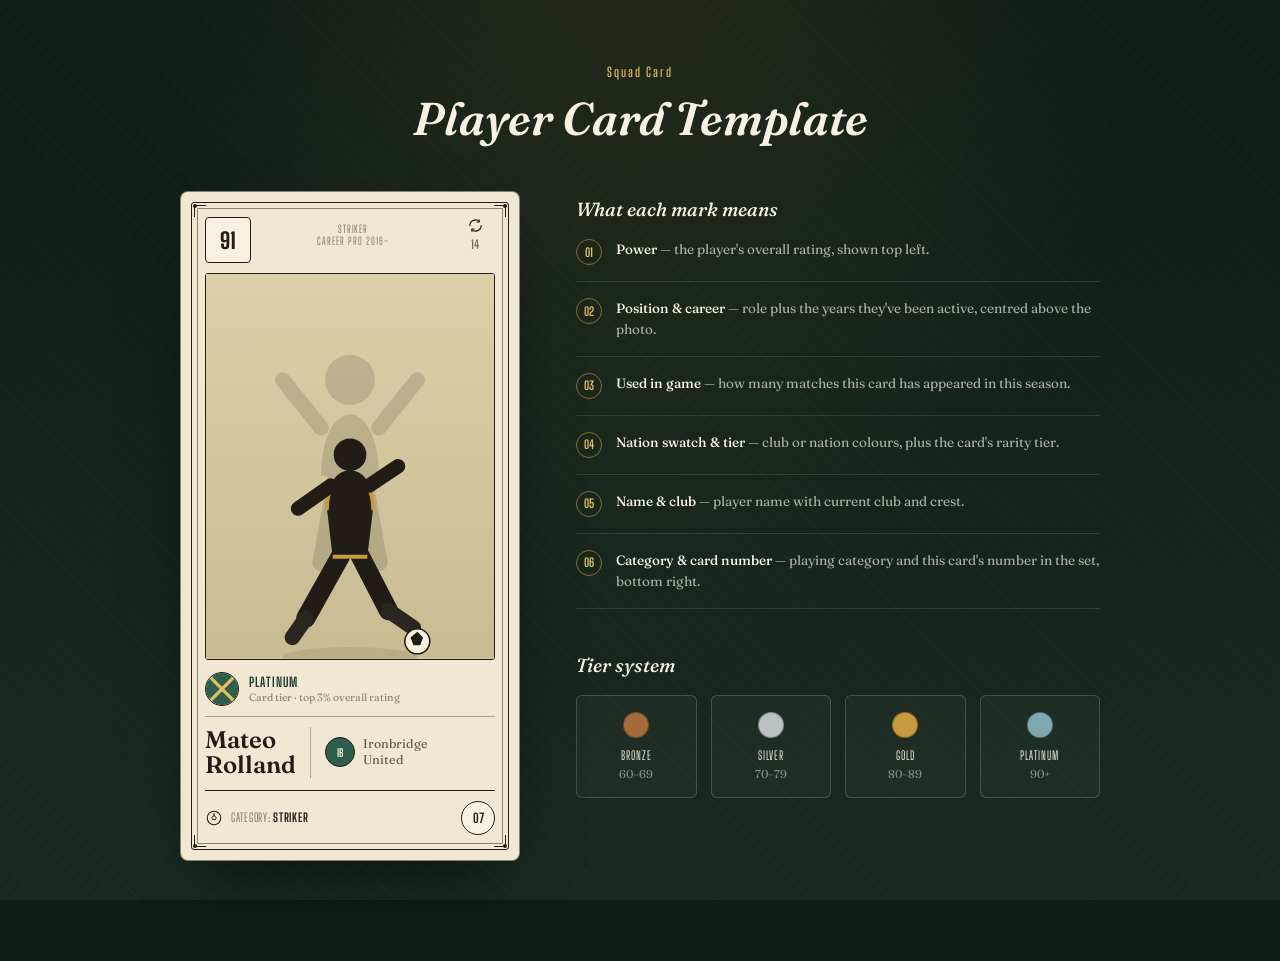
<file: assets/player-card-reference.html>
<!DOCTYPE html>
<html lang="en">
<head>
<meta charset="UTF-8">
<meta name="viewport" content="width=device-width, initial-scale=1.0">
<title>Player Card</title>
<link rel="preconnect" href="https://fonts.googleapis.com">
<link href="https://fonts.googleapis.com/css2?family=Fraunces:ital,opsz,wght@0,9..144,400;0,9..144,500;0,9..144,600;0,9..144,700;1,9..144,500;1,9..144,600&family=Big+Shoulders+Display:wght@500;600;700;800&display=swap" rel="stylesheet">
<style>
  :root{
    --ink:#101c16;
    --ink-2:#182a20;
    --parchment:#f1e8d3;
    --charcoal:#211c15;
    --gold:#c69a3d;
    --gold-soft:#e4c15c;
    --teal:#2f5d4e;
    --teal-deep:#1c3b30;
    --cream:#f7f1e2;
  }
  *{ box-sizing:border-box; }
  html,body{ margin:0; padding:0; background:var(--ink); font-family:'Fraunces', serif; color:var(--cream); }
  body{
    background-image:
      repeating-linear-gradient(45deg, rgba(255,255,255,0.018) 0px, rgba(255,255,255,0.018) 1px, transparent 1px, transparent 14px),
      radial-gradient(ellipse at 50% -10%, rgba(198,154,61,0.10), transparent 55%),
      linear-gradient(var(--ink), var(--ink-2));
    background-attachment:fixed;
    min-height:100vh;
    display:flex;
    align-items:flex-start;
    justify-content:center;
    padding:64px 20px 100px;
  }
  .stage{ width:100%; max-width:920px; }

  .stage-head{ text-align:center; margin-bottom:44px; }
  .stage-head .kicker{
    font-family:'Big Shoulders Display', sans-serif;
    font-weight:600; letter-spacing:0.14em; font-size:13px; color:var(--gold-soft);
  }
  .stage-head h1{
    font-size:clamp(30px,4.5vw,46px); font-weight:600; font-style:italic; margin:10px 0 0; color:var(--cream);
  }

  .layout{
    display:grid;
    grid-template-columns:340px 1fr;
    gap:56px;
    align-items:start;
  }

  /* ===== PLAYER CARD ===== */
  .pcard{
    position:relative;
    background:var(--parchment);
    border-radius:8px;
    padding:10px;
    box-shadow:0 30px 60px -22px rgba(0,0,0,0.6);
    border:1px solid rgba(33,28,21,0.5);
  }
  .pcard-inner{
    position:relative;
    border:1px solid var(--charcoal);
    border-radius:3px;
    padding:14px 13px 14px;
  }
  .pcard-inner::before{
    content:""; position:absolute; inset:5px;
    border:1px solid rgba(33,28,21,0.5); border-radius:1px; pointer-events:none;
  }
  .corner{ position:absolute; width:12px; height:12px; pointer-events:none; }
  .corner::before{ content:""; position:absolute; width:4px; height:4px; border-radius:50%; background:var(--charcoal); }
  .corner.tl{ top:2px; left:2px; border-top:1px solid var(--charcoal); border-left:1px solid var(--charcoal); }
  .corner.tl::before{ top:-2px; left:-2px; }
  .corner.tr{ top:2px; right:2px; border-top:1px solid var(--charcoal); border-right:1px solid var(--charcoal); }
  .corner.tr::before{ top:-2px; right:-2px; }
  .corner.bl{ bottom:2px; left:2px; border-bottom:1px solid var(--charcoal); border-left:1px solid var(--charcoal); }
  .corner.bl::before{ bottom:-2px; left:-2px; }
  .corner.br{ bottom:2px; right:2px; border-bottom:1px solid var(--charcoal); border-right:1px solid var(--charcoal); }
  .corner.br::before{ bottom:-2px; right:-2px; }

  /* top row: power / position / used-in-game */
  .pcard-top{
    display:flex; align-items:flex-start; justify-content:space-between; margin-bottom:10px;
  }
  .power-badge{
    width:46px; height:46px; border:1.5px solid var(--charcoal); border-radius:4px;
    display:flex; align-items:center; justify-content:center;
    font-family:'Big Shoulders Display', sans-serif; font-weight:800; font-size:22px; color:var(--charcoal);
    background:var(--cream); flex:none;
  }
  .position-line{
    flex:1; text-align:center; padding-top:6px;
    font-family:'Big Shoulders Display', sans-serif; font-size:10.5px; letter-spacing:0.09em;
    color:rgba(33,28,21,0.55); text-transform:uppercase;
  }
  .used-badge{
    flex:none; display:flex; flex-direction:column; align-items:center; gap:3px; width:40px;
  }
  .used-badge svg{ width:17px; height:17px; }
  .used-badge span{
    font-family:'Big Shoulders Display', sans-serif; font-weight:700; font-size:12px; color:rgba(33,28,21,0.6);
  }

  /* photo panel */
  .photo{
    position:relative; border:1px solid var(--charcoal); border-radius:3px; overflow:hidden;
    aspect-ratio:3/4; background:linear-gradient(180deg,#e9dfc4,#dccfa9);
  }
  .photo svg{ width:100%; height:100%; display:block; }

  /* ribbon: nation colours + tier */
  .ribbon-row{
    display:flex; align-items:center; gap:10px; margin:12px 0 10px;
  }
  .nation-swatch{
    width:34px; height:34px; border-radius:50%; flex:none; border:1px solid var(--charcoal); overflow:hidden;
  }
  .nation-swatch svg{ width:100%; height:100%; display:block; }
  .tier-label{
    font-family:'Big Shoulders Display', sans-serif; font-weight:700; letter-spacing:0.08em;
    font-size:13px; color:var(--teal-deep); text-transform:uppercase;
  }
  .tier-label small{
    display:block; font-family:'Fraunces',serif; font-weight:400; letter-spacing:0; font-size:10.5px;
    color:rgba(33,28,21,0.5); text-transform:none; margin-top:1px;
  }

  /* name + club */
  .name-row{
    display:flex; align-items:center; gap:14px;
    padding:10px 0 12px; border-top:1px solid rgba(33,28,21,0.35);
  }
  .name-row h2{
    margin:0; font-size:24px; line-height:1.06; font-weight:600; color:var(--charcoal);
  }
  .divider{ width:1px; align-self:stretch; background:rgba(33,28,21,0.3); flex:none; }
  .club{
    display:flex; align-items:center; gap:8px; flex:none;
  }
  .club-crest{
    width:30px; height:30px; border-radius:50%; border:1px solid var(--charcoal);
    display:flex; align-items:center; justify-content:center; background:var(--teal); flex:none;
  }
  .club-crest span{
    font-family:'Big Shoulders Display', sans-serif; font-weight:700; font-size:11px; color:var(--cream);
  }
  .club-name{ font-size:12.5px; line-height:1.25; color:rgba(33,28,21,0.7); }

  /* footer */
  .pcard-foot{
    display:flex; align-items:center; justify-content:space-between;
    border-top:1px solid var(--charcoal); padding-top:10px;
  }
  .foot-left{ display:flex; align-items:center; gap:8px; }
  .foot-left svg{ width:18px; height:18px; }
  .foot-left .cat{ font-family:'Big Shoulders Display', sans-serif; font-size:12px; letter-spacing:0.06em; color:rgba(33,28,21,0.55); text-transform:uppercase; }
  .foot-left .cat b{ color:var(--charcoal); font-weight:700; }
  .card-num{
    width:34px; height:34px; border-radius:50%; border:1px solid var(--charcoal);
    display:flex; align-items:center; justify-content:center; background:var(--cream); flex:none;
    font-family:'Big Shoulders Display', sans-serif; font-weight:700; font-size:13px; color:var(--charcoal);
  }

  /* ===== side notes ===== */
  .notes{ padding-top:6px; }
  .notes h3{
    font-size:19px; font-weight:500; font-style:italic; margin:0 0 18px; color:var(--cream);
  }
  .note-list{ display:flex; flex-direction:column; gap:16px; }
  .note{
    display:flex; gap:14px; align-items:flex-start;
    border-bottom:1px solid rgba(247,241,226,0.12); padding-bottom:16px;
  }
  .note .tag{
    flex:none; width:26px; height:26px; border-radius:50%; border:1px solid rgba(198,154,61,0.6);
    display:flex; align-items:center; justify-content:center; font-family:'Big Shoulders Display',sans-serif;
    font-size:12px; font-weight:700; color:var(--gold-soft);
  }
  .note p{ margin:0; font-size:13.5px; line-height:1.55; color:rgba(247,241,226,0.68); }
  .note p b{ color:var(--cream); font-weight:500; }

  /* ===== tier swatches ===== */
  .tiers{ margin-top:44px; }
  .tiers h3{ font-size:19px; font-weight:500; font-style:italic; margin:0 0 18px; color:var(--cream); }
  .tier-grid{ display:grid; grid-template-columns:repeat(4,1fr); gap:14px; }
  .tier-chip{
    border:1px solid rgba(247,241,226,0.18); border-radius:6px; padding:16px 12px; text-align:center;
    background:rgba(247,241,226,0.03);
  }
  .tier-chip .swatch{ width:26px; height:26px; border-radius:50%; margin:0 auto 10px; border:1px solid rgba(0,0,0,0.3); }
  .tier-chip .label{ font-family:'Big Shoulders Display', sans-serif; font-size:12px; letter-spacing:0.08em; color:var(--cream); text-transform:uppercase; }
  .tier-chip .range{ font-size:11.5px; color:rgba(247,241,226,0.5); margin-top:4px; }
  .t-bronze .swatch{ background:#a56a3c; }
  .t-silver .swatch{ background:#b9c1c4; }
  .t-gold .swatch{ background:#c69a3d; }
  .t-platinum .swatch{ background:#7fa9b0; }

  @media (max-width:760px){
    .layout{ grid-template-columns:1fr; }
    .pcard{ max-width:340px; margin:0 auto; }
  }
</style>
</head>
<body>
<div class="stage">

  <div class="stage-head">
    <div class="kicker">Squad Card</div>
    <h1>Player Card Template</h1>
  </div>

  <div class="layout">

    <!-- ============ CARD ============ -->
    <div class="pcard">
      <div class="pcard-inner">
        <span class="corner tl"></span><span class="corner tr"></span><span class="corner bl"></span><span class="corner br"></span>

        <div class="pcard-top">
          <div class="power-badge">91</div>
          <div class="position-line">Striker<br>Career Pro 2016&ndash;</div>
          <div class="used-badge">
            <svg viewBox="0 0 24 24" fill="none"><path d="M4 12a8 8 0 0 1 13.5-5.7M20 12a8 8 0 0 1-13.5 5.7" stroke="#211c15" stroke-width="1.6" stroke-linecap="round"/><path d="M17 4v3h-3M7 20v-3h3" stroke="#211c15" stroke-width="1.6" stroke-linecap="round" stroke-linejoin="round"/></svg>
            <span>14</span>
          </div>
        </div>

        <div class="photo">
          <svg viewBox="0 0 300 400" preserveAspectRatio="xMidYMid slice">
            <rect width="300" height="400" fill="#e9dfc4"/>
            <rect width="300" height="400" fill="url(#pitchgrad)"/>
            <defs>
              <linearGradient id="pitchgrad" x1="0" y1="0" x2="0" y2="1">
                <stop offset="0" stop-color="#dccfa9"/>
                <stop offset="1" stop-color="#c9bb92"/>
              </linearGradient>
            </defs>

            <!-- ghost celebration figure, faded, behind -->
            <g opacity="0.14" transform="translate(150,150)">
              <circle cx="0" cy="-40" r="26" fill="#211c15"/>
              <path d="M-30 60c0-40 14-64 30-64s30 24 30 64Z" fill="#211c15"/>
              <path d="M-30 10 -70 -40" stroke="#211c15" stroke-width="16" stroke-linecap="round"/>
              <path d="M30 10 70 -40" stroke="#211c15" stroke-width="16" stroke-linecap="round"/>
              <path d="M-14 60 -30 150" stroke="#211c15" stroke-width="18" stroke-linecap="round"/>
              <path d="M14 60 30 150" stroke="#211c15" stroke-width="18" stroke-linecap="round"/>
            </g>

            <!-- foreground action figure -->
            <g transform="translate(150,250)">
              <ellipse cx="0" cy="148" rx="70" ry="10" fill="#00000014"/>
              <!-- back leg -->
              <path d="M-8 40 -46 108" stroke="#211c15" stroke-width="20" stroke-linecap="round"/>
              <path d="M-46 108 -60 128" stroke="#2b2620" stroke-width="16" stroke-linecap="round"/>
              <!-- front leg -->
              <path d="M10 42 40 100" stroke="#211c15" stroke-width="20" stroke-linecap="round"/>
              <path d="M40 100 66 118" stroke="#2b2620" stroke-width="16" stroke-linecap="round"/>
              <!-- torso -->
              <path d="M-24 -6c0-26 10-40 24-40s24 14 24 40l-6 50h-36Z" fill="#211c15"/>
              <!-- kit trim -->
              <path d="M-24 -6c0-10 2-18 6-24M24 -6c0-10-2-18-6-24" stroke="#c69a3d" stroke-width="4" fill="none" stroke-linecap="round"/>
              <path d="M-18 44h36" stroke="#c69a3d" stroke-width="4"/>
              <!-- arms -->
              <path d="M-20 -30 -54 -6" stroke="#211c15" stroke-width="15" stroke-linecap="round"/>
              <path d="M20 -30 50 -50" stroke="#211c15" stroke-width="15" stroke-linecap="round"/>
              <!-- head -->
              <circle cx="0" cy="-62" r="17" fill="#211c15"/>
              <!-- ball -->
              <circle cx="70" cy="132" r="13" fill="#f7f1e2" stroke="#211c15" stroke-width="1.6"/>
              <path d="M70 122 76 128 73 136 66 136 63 128Z" fill="#211c15"/>
            </g>
          </svg>
        </div>

        <div class="ribbon-row">
          <div class="nation-swatch">
            <svg viewBox="0 0 40 40"><rect width="40" height="40" fill="#2f5d4e"/><path d="M0 0 40 40M0 40 40 0" stroke="#e4c15c" stroke-width="4"/></svg>
          </div>
          <div class="tier-label">Platinum<small>Card tier &middot; top 3% overall rating</small></div>
        </div>

        <div class="name-row">
          <h2>Mateo<br>Rolland</h2>
          <div class="divider"></div>
          <div class="club">
            <div class="club-crest"><span>IB</span></div>
            <div class="club-name">Ironbridge<br>United</div>
          </div>
        </div>

        <div class="pcard-foot">
          <div class="foot-left">
            <svg viewBox="0 0 24 24" fill="none"><circle cx="12" cy="12" r="9" stroke="#211c15" stroke-width="1.4"/><path d="M12 6v3l3 2-1 3h-4l-1-3 3-2Z" stroke="#211c15" stroke-width="1.2" stroke-linejoin="round"/></svg>
            <div class="cat">Category: <b>Striker</b></div>
          </div>
          <div class="card-num">07</div>
        </div>

      </div>
    </div>

    <!-- ============ NOTES ============ -->
    <div class="notes">
      <h3>What each mark means</h3>
      <div class="note-list">
        <div class="note"><div class="tag">01</div><p><b>Power</b> &mdash; the player's overall rating, shown top left.</p></div>
        <div class="note"><div class="tag">02</div><p><b>Position &amp; career</b> &mdash; role plus the years they've been active, centred above the photo.</p></div>
        <div class="note"><div class="tag">03</div><p><b>Used in game</b> &mdash; how many matches this card has appeared in this season.</p></div>
        <div class="note"><div class="tag">04</div><p><b>Nation swatch &amp; tier</b> &mdash; club or nation colours, plus the card's rarity tier.</p></div>
        <div class="note"><div class="tag">05</div><p><b>Name &amp; club</b> &mdash; player name with current club and crest.</p></div>
        <div class="note"><div class="tag">06</div><p><b>Category &amp; card number</b> &mdash; playing category and this card's number in the set, bottom right.</p></div>
      </div>

      <div class="tiers">
        <h3>Tier system</h3>
        <div class="tier-grid">
          <div class="tier-chip t-bronze"><div class="swatch"></div><div class="label">Bronze</div><div class="range">60&ndash;69</div></div>
          <div class="tier-chip t-silver"><div class="swatch"></div><div class="label">Silver</div><div class="range">70&ndash;79</div></div>
          <div class="tier-chip t-gold"><div class="swatch"></div><div class="label">Gold</div><div class="range">80&ndash;89</div></div>
          <div class="tier-chip t-platinum"><div class="swatch"></div><div class="label">Platinum</div><div class="range">90+</div></div>
        </div>
      </div>
    </div>

  </div>
</div>
</body>
</html>
</file>
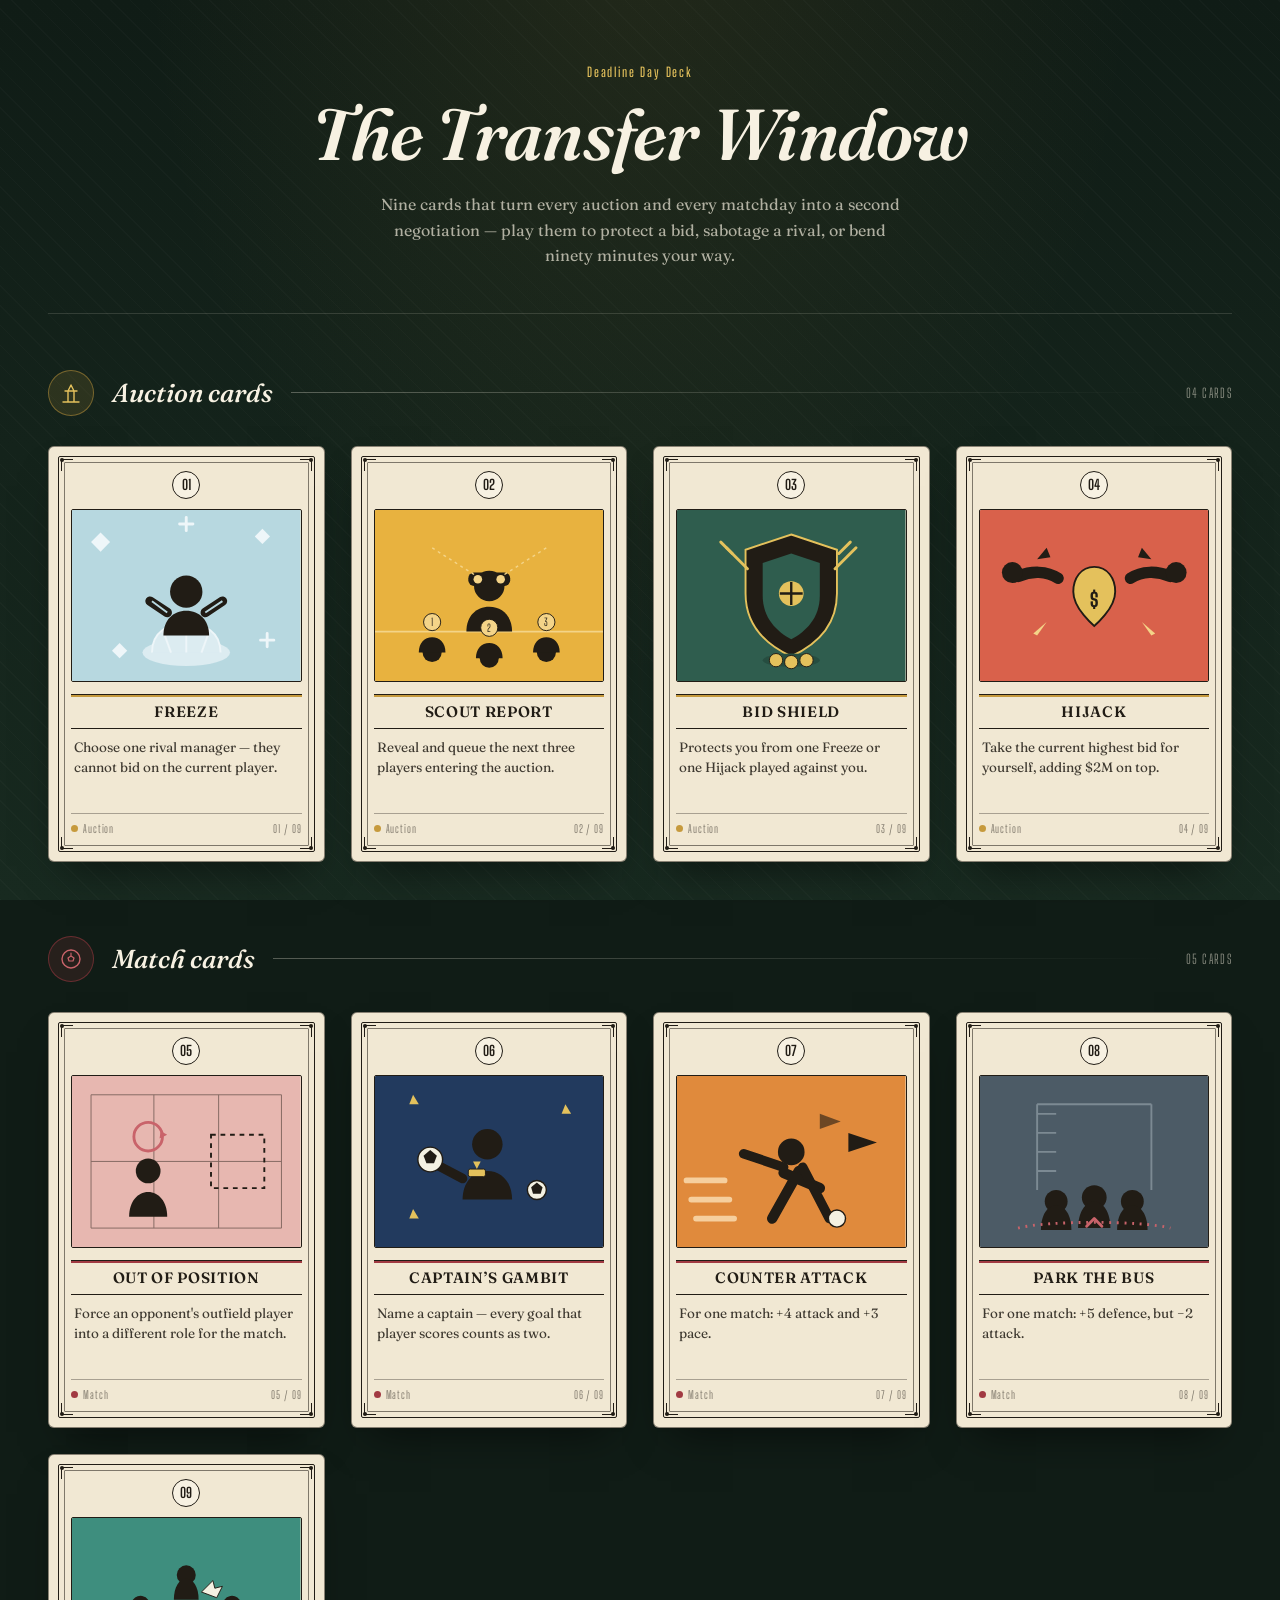
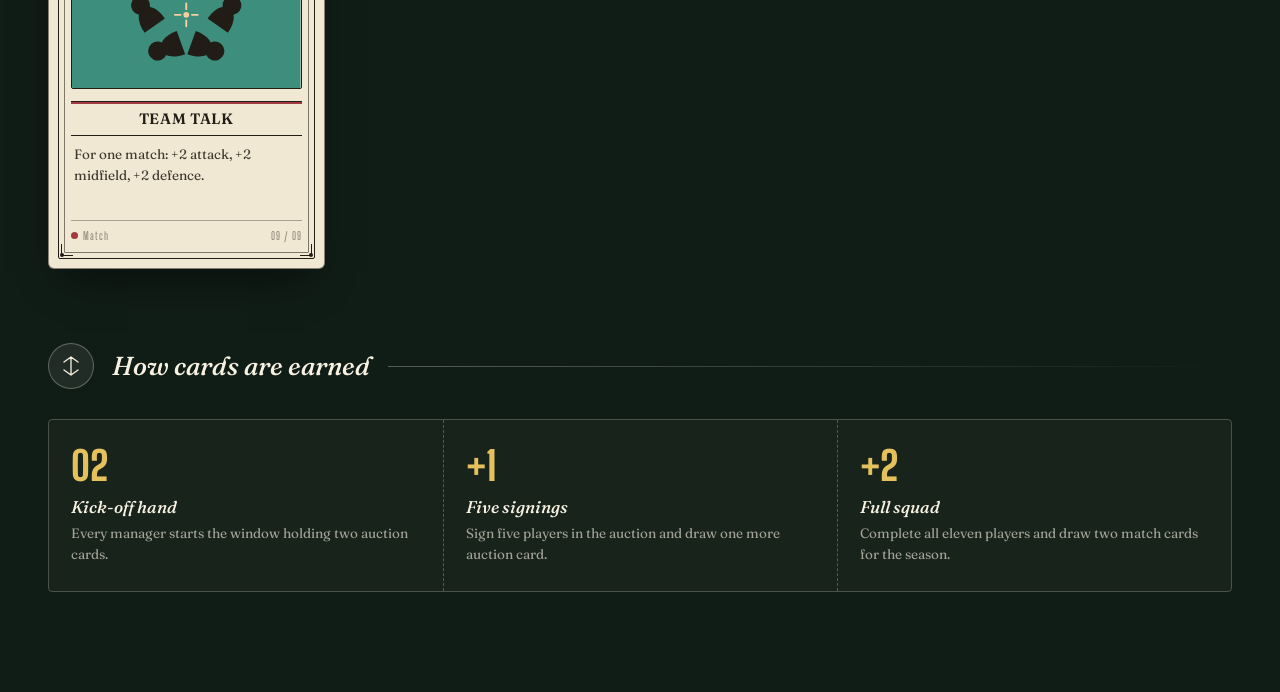
<file: assets/transfer-window-deck.html>
<!DOCTYPE html>
<html lang="en">
<head>
<meta charset="UTF-8">
<meta name="viewport" content="width=device-width, initial-scale=1.0">
<title>The Transfer Window Deck</title>
<link rel="preconnect" href="https://fonts.googleapis.com">
<link href="https://fonts.googleapis.com/css2?family=Fraunces:ital,opsz,wght@0,9..144,400;0,9..144,500;0,9..144,600;0,9..144,700;1,9..144,500;1,9..144,600&family=Big+Shoulders+Display:wght@500;600;700;800&display=swap" rel="stylesheet">
<style>
  :root{
    --ink:#101c16;
    --ink-2:#182a20;
    --parchment:#f1e8d3;
    --parchment-dim:#e8dcbe;
    --charcoal:#211c15;
    --gold:#c69a3d;
    --gold-soft:#e4c15c;
    --crimson:#a13a42;
    --crimson-soft:#c9636a;
    --pitch:#1f4d3a;
    --cream:#f7f1e2;
    --line: rgba(33,28,21,0.35);
  }

  *{ box-sizing:border-box; }

  html,body{
    margin:0;
    padding:0;
    background:var(--ink);
    color:var(--cream);
    font-family:'Fraunces', serif;
  }

  body{
    background-image:
      repeating-linear-gradient(45deg, rgba(255,255,255,0.018) 0px, rgba(255,255,255,0.018) 1px, transparent 1px, transparent 14px),
      radial-gradient(ellipse at 50% -10%, rgba(198,154,61,0.10), transparent 55%),
      linear-gradient(var(--ink), var(--ink-2));
    background-attachment:fixed;
  }

  .wrap{
    max-width:1240px;
    margin:0 auto;
    padding:64px 28px 100px;
  }

  /* ---------- Header ---------- */
  .masthead{
    text-align:center;
    padding-bottom:44px;
    border-bottom:1px solid rgba(247,241,226,0.14);
    margin-bottom:56px;
  }
  .masthead .kicker{
    font-family:'Big Shoulders Display', sans-serif;
    font-weight:600;
    letter-spacing:0.14em;
    font-size:13px;
    color:var(--gold-soft);
  }
  .masthead h1{
    font-size:clamp(40px, 6vw, 72px);
    font-weight:600;
    font-style:italic;
    margin:10px 0 14px;
    letter-spacing:-0.01em;
    color:var(--cream);
  }
  .masthead p{
    max-width:520px;
    margin:0 auto;
    font-size:16px;
    line-height:1.6;
    color:rgba(247,241,226,0.68);
    font-style:normal;
  }

  /* ---------- Section header ---------- */
  .section-head{
    display:flex;
    align-items:center;
    gap:18px;
    margin:0 0 30px;
  }
  .section-head .medallion{
    width:46px; height:46px; border-radius:50%;
    display:flex; align-items:center; justify-content:center;
    flex:none;
    border:1px solid rgba(247,241,226,0.35);
  }
  .section-head .medallion svg{ width:24px; height:24px; }
  .section-head h2{
    font-size:26px;
    font-weight:500;
    font-style:italic;
    margin:0;
    color:var(--cream);
  }
  .section-head .rule{
    flex:1;
    height:1px;
    background:linear-gradient(90deg, rgba(247,241,226,0.3), rgba(247,241,226,0));
  }
  .section-head .tag{
    font-family:'Big Shoulders Display', sans-serif;
    font-size:13px;
    letter-spacing:0.1em;
    color:rgba(247,241,226,0.5);
    flex:none;
  }
  .section--auction .medallion{ background:rgba(198,154,61,0.14); border-color:rgba(198,154,61,0.5); }
  .section--match .medallion{ background:rgba(161,58,66,0.16); border-color:rgba(161,58,66,0.55); }

  .deck{
    display:grid;
    grid-template-columns:repeat(auto-fill, minmax(232px, 1fr));
    gap:26px;
    margin-bottom:74px;
  }

  /* ---------- Card ---------- */
  .card{
    position:relative;
    background:var(--parchment);
    border-radius:6px;
    padding:9px;
    color:var(--charcoal);
    box-shadow:0 22px 40px -18px rgba(0,0,0,0.55);
    border:1px solid rgba(33,28,21,0.5);
  }
  .card-inner{
    position:relative;
    border:1px solid var(--charcoal);
    border-radius:2px;
    padding:14px 12px 16px;
  }
  .card-inner::before{
    content:"";
    position:absolute;
    inset:5px;
    border:1px solid rgba(33,28,21,0.55);
    border-radius:1px;
    pointer-events:none;
  }
  /* corner marks, tarot-style */
  .corner{
    position:absolute;
    width:12px; height:12px;
    pointer-events:none;
  }
  .corner::before{
    content:"";
    position:absolute;
    width:4px; height:4px;
    border-radius:50%;
    background:var(--charcoal);
  }
  .corner.tl{ top:2px; left:2px; border-top:1px solid var(--charcoal); border-left:1px solid var(--charcoal); }
  .corner.tl::before{ top:-2px; left:-2px; }
  .corner.tr{ top:2px; right:2px; border-top:1px solid var(--charcoal); border-right:1px solid var(--charcoal); }
  .corner.tr::before{ top:-2px; right:-2px; }
  .corner.bl{ bottom:2px; left:2px; border-bottom:1px solid var(--charcoal); border-left:1px solid var(--charcoal); }
  .corner.bl::before{ bottom:-2px; left:-2px; }
  .corner.br{ bottom:2px; right:2px; border-bottom:1px solid var(--charcoal); border-right:1px solid var(--charcoal); }
  .corner.br::before{ bottom:-2px; right:-2px; }

  .card-number{
    display:flex;
    justify-content:center;
    margin-bottom:10px;
  }
  .card-number span{
    width:28px; height:28px;
    border-radius:50%;
    border:1px solid var(--charcoal);
    display:flex; align-items:center; justify-content:center;
    font-family:'Big Shoulders Display', sans-serif;
    font-weight:700;
    font-size:14px;
    background:var(--cream);
  }

  .art{
    border-radius:2px;
    overflow:hidden;
    border:1px solid var(--charcoal);
    aspect-ratio:4/3;
    display:block;
  }
  .art svg{ width:100%; height:100%; display:block; }

  .card-title{
    text-align:center;
    margin:12px 0 8px;
    padding:7px 4px;
    border-top:1px solid var(--charcoal);
    border-bottom:1px solid var(--charcoal);
  }
  .card-title h3{
    margin:0;
    font-size:15px;
    letter-spacing:0.045em;
    text-transform:uppercase;
    font-weight:600;
  }

  .card-body{
    font-family:'Fraunces', serif;
    font-size:13.5px;
    line-height:1.5;
    color:rgba(33,28,21,0.86);
    padding:0 3px;
    min-height:64px;
  }

  .card-foot{
    display:flex;
    justify-content:space-between;
    align-items:center;
    margin-top:12px;
    padding-top:8px;
    border-top:1px solid rgba(33,28,21,0.35);
    font-family:'Big Shoulders Display', sans-serif;
    font-size:11px;
    letter-spacing:0.08em;
    color:rgba(33,28,21,0.55);
  }
  .card-foot .type-pill{
    display:flex; align-items:center; gap:5px;
  }
  .card-foot .dot{
    width:7px; height:7px; border-radius:50%;
  }
  .card--auction .card-foot .dot{ background:var(--gold); }
  .card--match .card-foot .dot{ background:var(--crimson); }
  .card--auction .card-title{ box-shadow: inset 0 2px 0 var(--gold); }
  .card--match .card-title{ box-shadow: inset 0 2px 0 var(--crimson); }

  /* ---------- Earning milestones ---------- */
  .milestones{
    margin-top:10px;
  }
  .milestone-row{
    display:grid;
    grid-template-columns:repeat(3, 1fr);
    gap:0;
    border:1px solid rgba(247,241,226,0.25);
    border-radius:4px;
    overflow:hidden;
  }
  .stub{
    padding:26px 22px;
    position:relative;
    background:rgba(247,241,226,0.03);
  }
  .stub + .stub{
    border-left:1px dashed rgba(247,241,226,0.28);
  }
  .stub .num{
    font-family:'Big Shoulders Display', sans-serif;
    font-weight:800;
    font-size:40px;
    color:var(--gold-soft);
    line-height:1;
  }
  .stub h4{
    margin:10px 0 6px;
    font-size:17px;
    font-weight:500;
    font-style:italic;
    color:var(--cream);
  }
  .stub p{
    margin:0;
    font-size:13.5px;
    line-height:1.55;
    color:rgba(247,241,226,0.62);
    font-style:normal;
  }

  @media (max-width:640px){
    .deck{ grid-template-columns:repeat(auto-fill, minmax(150px,1fr)); gap:16px; }
    .milestone-row{ grid-template-columns:1fr; }
    .stub + .stub{ border-left:none; border-top:1px dashed rgba(247,241,226,0.28); }
  }
</style>
</head>
<body>

<div class="wrap">

  <header class="masthead">
    <div class="kicker">Deadline Day Deck</div>
    <h1>The Transfer Window</h1>
    <p>Nine cards that turn every auction and every matchday into a second negotiation — play them to protect a bid, sabotage a rival, or bend ninety minutes your way.</p>
  </header>

  <!-- AUCTION CARDS -->
  <section class="section--auction">
    <div class="section-head">
      <div class="medallion">
        <svg viewBox="0 0 24 24" fill="none"><path d="M4 21h16M9 21V10l3-6 3 6v11M6 10h12" stroke="#e4c15c" stroke-width="1.4" stroke-linecap="round" stroke-linejoin="round"/></svg>
      </div>
      <h2>Auction cards</h2>
      <div class="rule"></div>
      <div class="tag">04 CARDS</div>
    </div>

    <div class="deck">

      <!-- 1 FREEZE -->
      <article class="card card--auction">
        <div class="card-inner">
          <span class="corner tl"></span><span class="corner tr"></span><span class="corner bl"></span><span class="corner br"></span>
          <div class="card-number"><span>01</span></div>
          <div class="art">
            <svg viewBox="0 0 240 180" preserveAspectRatio="xMidYMid slice">
              <rect width="240" height="180" fill="#b7d8e0"/>
              <path d="M30 24 40 34 30 44 20 34Z" fill="#eef6f9"/>
              <path d="M200 20 208 28 200 36 192 28Z" fill="#eef6f9"/>
              <path d="M50 140 58 148 50 156 42 148Z" fill="#eef6f9"/>
              <path d="M120 8v14M113 15h14" stroke="#eef6f9" stroke-width="3" stroke-linecap="round"/>
              <path d="M205 130v14M198 137h14" stroke="#eef6f9" stroke-width="3" stroke-linecap="round"/>
              <ellipse cx="120" cy="150" rx="46" ry="14" fill="#dcecf1"/>
              <path d="M84 150c0-22 16-30 36-30s36 8 36 30" fill="#dcecf1" stroke="#eef6f9" stroke-width="2"/>
              <path d="M96 128 104 150M120 122 120 150M144 128 136 150" stroke="#eef6f9" stroke-width="2"/>
              <circle cx="120" cy="86" r="17" fill="#211c15"/>
              <path d="M96 132c0-16 10-26 24-26s24 10 24 26" fill="#211c15"/>
              <path d="M100 108 82 96M140 108 158 96" stroke="#211c15" stroke-width="10" stroke-linecap="round"/>
              <path d="M84 96 100 108M158 96 140 108" stroke="#b7d8e0" stroke-width="2"/>
            </svg>
          </div>
          <div class="card-title"><h3>Freeze</h3></div>
          <div class="card-body">Choose one rival manager — they cannot bid on the current player.</div>
          <div class="card-foot">
            <span class="type-pill"><span class="dot"></span>Auction</span>
            <span>01 / 09</span>
          </div>
        </div>
      </article>

      <!-- 2 SCOUT REPORT -->
      <article class="card card--auction">
        <div class="card-inner">
          <span class="corner tl"></span><span class="corner tr"></span><span class="corner bl"></span><span class="corner br"></span>
          <div class="card-number"><span>02</span></div>
          <div class="art">
            <svg viewBox="0 0 240 180" preserveAspectRatio="xMidYMid slice">
              <rect width="240" height="180" fill="#e8b23f"/>
              <path d="M0 128h240" stroke="#f4d488" stroke-width="2"/>
              <circle cx="120" cy="80" r="16" fill="#211c15"/>
              <path d="M96 128c0-16 10-26 24-26s24 10 24 26Z" fill="#211c15"/>
              <rect x="98" y="66" width="20" height="14" rx="6" fill="#211c15"/>
              <rect x="122" y="66" width="20" height="14" rx="6" fill="#211c15"/>
              <rect x="115" y="70" width="10" height="5" fill="#211c15"/>
              <circle cx="108" cy="73" r="4.5" fill="#f4d488"/>
              <circle cx="132" cy="73" r="4.5" fill="#f4d488"/>
              <path d="M104 68 60 40M136 68 180 40" stroke="#f4d488" stroke-width="1.5" stroke-dasharray="3 4"/>
              <g>
                <circle cx="60" cy="150" r="10" fill="#211c15"/>
                <path d="M46 150c0-10 6-16 14-16s14 6 14 16Z" fill="#211c15"/>
                <circle cx="60" cy="118" r="9" fill="#f4d488" stroke="#211c15" stroke-width="1"/>
                <text x="60" y="122" font-family="Big Shoulders Display" font-size="11" text-anchor="middle" fill="#211c15">1</text>
              </g>
              <g>
                <circle cx="120" cy="156" r="10" fill="#211c15"/>
                <path d="M106 156c0-10 6-16 14-16s14 6 14 16Z" fill="#211c15"/>
                <circle cx="120" cy="124" r="9" fill="#f4d488" stroke="#211c15" stroke-width="1"/>
                <text x="120" y="128" font-family="Big Shoulders Display" font-size="11" text-anchor="middle" fill="#211c15">2</text>
              </g>
              <g>
                <circle cx="180" cy="150" r="10" fill="#211c15"/>
                <path d="M166 150c0-10 6-16 14-16s14 6 14 16Z" fill="#211c15"/>
                <circle cx="180" cy="118" r="9" fill="#f4d488" stroke="#211c15" stroke-width="1"/>
                <text x="180" y="122" font-family="Big Shoulders Display" font-size="11" text-anchor="middle" fill="#211c15">3</text>
              </g>
            </svg>
          </div>
          <div class="card-title"><h3>Scout Report</h3></div>
          <div class="card-body">Reveal and queue the next three players entering the auction.</div>
          <div class="card-foot">
            <span class="type-pill"><span class="dot"></span>Auction</span>
            <span>02 / 09</span>
          </div>
        </div>
      </article>

      <!-- 3 BID SHIELD -->
      <article class="card card--auction">
        <div class="card-inner">
          <span class="corner tl"></span><span class="corner tr"></span><span class="corner bl"></span><span class="corner br"></span>
          <div class="card-number"><span>03</span></div>
          <div class="art">
            <svg viewBox="0 0 240 180" preserveAspectRatio="xMidYMid slice">
              <rect width="240" height="180" fill="#2f5d4e"/>
              <path d="M120 26 168 42v46c0 34-22 54-48 66-26-12-48-32-48-66V42Z" fill="#211c15" stroke="#e4c15c" stroke-width="2"/>
              <path d="M120 46 150 56v34c0 24-15 38-30 46-15-8-30-22-30-46V56Z" fill="#2f5d4e"/>
              <circle cx="120" cy="88" r="13" fill="#e4c15c"/>
              <path d="M120 76v24M108 88h24" stroke="#211c15" stroke-width="2.5"/>
              <path d="M52 40 74 62M188 40 166 62" stroke="#e4c15c" stroke-width="3" stroke-linecap="round"/>
              <path d="M46 34 58 46M182 34 170 46" stroke="#e4c15c" stroke-width="3" stroke-linecap="round"/>
              <ellipse cx="120" cy="158" rx="30" ry="7" fill="#264d40"/>
              <circle cx="104" cy="158" r="7" fill="#e4c15c" stroke="#211c15" stroke-width="1"/>
              <circle cx="120" cy="160" r="7" fill="#e4c15c" stroke="#211c15" stroke-width="1"/>
              <circle cx="136" cy="158" r="7" fill="#e4c15c" stroke="#211c15" stroke-width="1"/>
            </svg>
          </div>
          <div class="card-title"><h3>Bid Shield</h3></div>
          <div class="card-body">Protects you from one Freeze or one Hijack played against you.</div>
          <div class="card-foot">
            <span class="type-pill"><span class="dot"></span>Auction</span>
            <span>03 / 09</span>
          </div>
        </div>
      </article>

      <!-- 4 HIJACK -->
      <article class="card card--auction">
        <div class="card-inner">
          <span class="corner tl"></span><span class="corner tr"></span><span class="corner bl"></span><span class="corner br"></span>
          <div class="card-number"><span>04</span></div>
          <div class="art">
            <svg viewBox="0 0 240 180" preserveAspectRatio="xMidYMid slice">
              <rect width="240" height="180" fill="#d9614b"/>
              <path d="M120 60c-14 0-22 12-22 26 0 18 22 36 22 36s22-18 22-36c0-14-8-26-22-26Z" fill="#e4c15c" stroke="#211c15" stroke-width="2"/>
              <text x="120" y="102" font-family="Big Shoulders Display" font-size="20" font-weight="800" text-anchor="middle" fill="#211c15">$</text>
              <path d="M40 70c14-6 30-6 42 2" stroke="#211c15" stroke-width="12" stroke-linecap="round" fill="none"/>
              <circle cx="34" cy="66" r="11" fill="#211c15"/>
              <path d="M200 70c-14-6-30-6-42 2" stroke="#211c15" stroke-width="12" stroke-linecap="round" fill="none"/>
              <circle cx="206" cy="66" r="11" fill="#211c15"/>
              <path d="M70 40 60 52 74 50Z" fill="#211c15"/>
              <path d="M170 40 180 52 166 50Z" fill="#211c15"/>
              <path d="M56 130 70 118 60 132Z" fill="#f4d488"/>
              <path d="M184 130 170 118 180 132Z" fill="#f4d488"/>
            </svg>
          </div>
          <div class="card-title"><h3>Hijack</h3></div>
          <div class="card-body">Take the current highest bid for yourself, adding $2M on top.</div>
          <div class="card-foot">
            <span class="type-pill"><span class="dot"></span>Auction</span>
            <span>04 / 09</span>
          </div>
        </div>
      </article>

    </div>
  </section>

  <!-- MATCH CARDS -->
  <section class="section--match">
    <div class="section-head">
      <div class="medallion">
        <svg viewBox="0 0 24 24" fill="none"><circle cx="12" cy="12" r="9" stroke="#c9636a" stroke-width="1.4"/><path d="M12 6v3l3 2-1 3h-4l-1-3 3-2Z" stroke="#c9636a" stroke-width="1.2" stroke-linejoin="round"/></svg>
      </div>
      <h2>Match cards</h2>
      <div class="rule"></div>
      <div class="tag">05 CARDS</div>
    </div>

    <div class="deck">

      <!-- 5 OUT OF POSITION -->
      <article class="card card--match">
        <div class="card-inner">
          <span class="corner tl"></span><span class="corner tr"></span><span class="corner bl"></span><span class="corner br"></span>
          <div class="card-number"><span>05</span></div>
          <div class="art">
            <svg viewBox="0 0 240 180" preserveAspectRatio="xMidYMid slice">
              <rect width="240" height="180" fill="#e7b7b0"/>
              <g stroke="#211c15" stroke-width="1" opacity="0.5">
                <path d="M20 20h200v140H20Z" fill="none"/>
                <path d="M20 90h200M86 20v140M154 20v140"/>
              </g>
              <rect x="146" y="62" width="56" height="56" fill="none" stroke="#211c15" stroke-width="2" stroke-dasharray="5 5"/>
              <circle cx="80" cy="100" r="13" fill="#211c15"/>
              <path d="M60 148c0-16 9-26 20-26s20 10 20 26Z" fill="#211c15"/>
              <g transform="translate(80,64)">
                <circle r="15" fill="none" stroke="#c9636a" stroke-width="3"/>
                <path d="M13 -6 20 -2 12 2Z" fill="#c9636a"/>
              </g>
            </svg>
          </div>
          <div class="card-title"><h3>Out of Position</h3></div>
          <div class="card-body">Force an opponent's outfield player into a different role for the match.</div>
          <div class="card-foot">
            <span class="type-pill"><span class="dot"></span>Match</span>
            <span>05 / 09</span>
          </div>
        </div>
      </article>

      <!-- 6 CAPTAIN'S GAMBIT -->
      <article class="card card--match">
        <div class="card-inner">
          <span class="corner tl"></span><span class="corner tr"></span><span class="corner bl"></span><span class="corner br"></span>
          <div class="card-number"><span>06</span></div>
          <div class="art">
            <svg viewBox="0 0 240 180" preserveAspectRatio="xMidYMid slice">
              <rect width="240" height="180" fill="#223a5e"/>
              <path d="M40 20 46 30 36 30Z" fill="#e4c15c"/>
              <path d="M200 30 206 40 196 40Z" fill="#e4c15c"/>
              <path d="M40 140 46 150 36 150Z" fill="#e4c15c"/>
              <circle cx="118" cy="72" r="16" fill="#211c15"/>
              <path d="M92 130c0-18 11-30 26-30s26 12 26 30Z" fill="#211c15"/>
              <rect x="98" y="98" width="18" height="8" rx="2" fill="#e4c15c" stroke="#211c15" stroke-width="1"/>
              <path d="M107 98 103 90 111 90Z" fill="#e4c15c"/>
              <path d="M92 108 62 92" stroke="#211c15" stroke-width="10" stroke-linecap="round"/>
              <circle cx="58" cy="88" r="13" fill="#f4f1e2" stroke="#211c15" stroke-width="1.5"/>
              <path d="M58 78 51 84 54 92 62 92 65 84Z" fill="#211c15"/>
              <circle cx="170" cy="120" r="10" fill="#f4f1e2" stroke="#211c15" stroke-width="1.5"/>
              <path d="M170 112 164 117 166 124 174 124 176 117Z" fill="#211c15"/>
            </svg>
          </div>
          <div class="card-title"><h3>Captain&rsquo;s Gambit</h3></div>
          <div class="card-body">Name a captain — every goal that player scores counts as two.</div>
          <div class="card-foot">
            <span class="type-pill"><span class="dot"></span>Match</span>
            <span>06 / 09</span>
          </div>
        </div>
      </article>

      <!-- 7 COUNTER ATTACK -->
      <article class="card card--match">
        <div class="card-inner">
          <span class="corner tl"></span><span class="corner tr"></span><span class="corner bl"></span><span class="corner br"></span>
          <div class="card-number"><span>07</span></div>
          <div class="art">
            <svg viewBox="0 0 240 180" preserveAspectRatio="xMidYMid slice">
              <rect width="240" height="180" fill="#e08a3c"/>
              <path d="M20 150 60 150M15 130 55 130M10 110 50 110" stroke="#f6cf9e" stroke-width="6" stroke-linecap="round"/>
              <circle cx="120" cy="80" r="14" fill="#211c15"/>
              <path d="M112 96 70 82" stroke="#211c15" stroke-width="10" stroke-linecap="round"/>
              <path d="M128 100 100 150" stroke="#211c15" stroke-width="11" stroke-linecap="round"/>
              <path d="M112 102 150 118" stroke="#211c15" stroke-width="11" stroke-linecap="round"/>
              <path d="M132 96 160 150" stroke="#211c15" stroke-width="10" stroke-linecap="round"/>
              <circle cx="168" cy="150" r="9" fill="#f4f1e2" stroke="#211c15" stroke-width="1.5"/>
              <path d="M180 60 210 70 180 80Z" fill="#211c15"/>
              <path d="M150 40 172 48 150 56Z" fill="#211c15" opacity="0.6"/>
            </svg>
          </div>
          <div class="card-title"><h3>Counter Attack</h3></div>
          <div class="card-body">For one match: +4 attack and +3 pace.</div>
          <div class="card-foot">
            <span class="type-pill"><span class="dot"></span>Match</span>
            <span>07 / 09</span>
          </div>
        </div>
      </article>

      <!-- 8 PARK THE BUS -->
      <article class="card card--match">
        <div class="card-inner">
          <span class="corner tl"></span><span class="corner tr"></span><span class="corner bl"></span><span class="corner br"></span>
          <div class="card-number"><span>08</span></div>
          <div class="art">
            <svg viewBox="0 0 240 180" preserveAspectRatio="xMidYMid slice">
              <rect width="240" height="180" fill="#4c5b66"/>
              <path d="M60 30v90M180 30v90M60 30h120M60 40h20M60 60h20M60 80h20M60 100h20" stroke="#7c8a93" stroke-width="2" fill="none"/>
              <g fill="#211c15">
                <g transform="translate(80,132)"><circle r="12"/><path d="M-16 30c0-16 7-26 16-26s16 10 16 26Z"/></g>
                <g transform="translate(120,128)"><circle r="13"/><path d="M-17 32c0-17 8-28 17-28s17 11 17 28Z"/></g>
                <g transform="translate(160,132)"><circle r="12"/><path d="M-16 30c0-16 7-26 16-26s16 10 16 26Z"/></g>
              </g>
              <path d="M40 160c30-8 130-8 160 0" stroke="#c9636a" stroke-width="3" fill="none" stroke-dasharray="2 6"/>
              <path d="M120 150 112 158M120 150 128 158" stroke="#c9636a" stroke-width="3" stroke-linecap="round"/>
            </svg>
          </div>
          <div class="card-title"><h3>Park the Bus</h3></div>
          <div class="card-body">For one match: +5 defence, but &minus;2 attack.</div>
          <div class="card-foot">
            <span class="type-pill"><span class="dot"></span>Match</span>
            <span>08 / 09</span>
          </div>
        </div>
      </article>

      <!-- 9 TEAM TALK -->
      <article class="card card--match">
        <div class="card-inner">
          <span class="corner tl"></span><span class="corner tr"></span><span class="corner bl"></span><span class="corner br"></span>
          <div class="card-number"><span>09</span></div>
          <div class="art">
            <svg viewBox="0 0 240 180" preserveAspectRatio="xMidYMid slice">
              <rect width="240" height="180" fill="#3e8e7e"/>
              <g fill="#211c15">
                <g transform="translate(120,60) rotate(0)"><circle r="10"/><path d="M-13 26c0-14 6-22 13-22s13 8 13 22Z"/></g>
                <g transform="translate(168,92) rotate(35)"><circle r="10"/><path d="M-13 26c0-14 6-22 13-22s13 8 13 22Z"/></g>
                <g transform="translate(150,140) rotate(110)"><circle r="10"/><path d="M-13 26c0-14 6-22 13-22s13 8 13 22Z"/></g>
                <g transform="translate(90,140) rotate(-110)"><circle r="10"/><path d="M-13 26c0-14 6-22 13-22s13 8 13 22Z"/></g>
                <g transform="translate(72,92) rotate(-35)"><circle r="10"/><path d="M-13 26c0-14 6-22 13-22s13 8 13 22Z"/></g>
              </g>
              <circle cx="120" cy="102" r="3" fill="#f6cf9e"/>
              <path d="M120 90v6M120 108v6M108 102h6M126 102h6" stroke="#f6cf9e" stroke-width="2" stroke-linecap="round"/>
              <path d="M136 78 148 66l2 8 8-2-6 12Z" fill="#f4f1e2" stroke="#211c15" stroke-width="1"/>
            </svg>
          </div>
          <div class="card-title"><h3>Team Talk</h3></div>
          <div class="card-body">For one match: +2 attack, +2 midfield, +2 defence.</div>
          <div class="card-foot">
            <span class="type-pill"><span class="dot"></span>Match</span>
            <span>09 / 09</span>
          </div>
        </div>
      </article>

    </div>
  </section>

  <!-- HOW CARDS ARE EARNED -->
  <section class="milestones">
    <div class="section-head">
      <div class="medallion" style="background:rgba(247,241,226,0.08); border-color:rgba(247,241,226,0.3);">
        <svg viewBox="0 0 24 24" fill="none"><path d="M12 3v18M5 8l7-5 7 5M5 16l7 5 7-5" stroke="#f7f1e2" stroke-width="1.3" stroke-linecap="round" stroke-linejoin="round"/></svg>
      </div>
      <h2>How cards are earned</h2>
      <div class="rule"></div>
    </div>

    <div class="milestone-row">
      <div class="stub">
        <div class="num">02</div>
        <h4>Kick-off hand</h4>
        <p>Every manager starts the window holding two auction cards.</p>
      </div>
      <div class="stub">
        <div class="num">+1</div>
        <h4>Five signings</h4>
        <p>Sign five players in the auction and draw one more auction card.</p>
      </div>
      <div class="stub">
        <div class="num">+2</div>
        <h4>Full squad</h4>
        <p>Complete all eleven players and draw two match cards for the season.</p>
      </div>
    </div>
  </section>

</div>

</body>
</html>
</file>
<file: tactics.css>
/* PHASE 2 - Tactical Editor */
#tacticsEditor{margin-top:22px;border:1px solid rgba(255,255,255,.08);border-radius:18px;padding:18px;background:rgba(255,255,255,.025)}
.tactics-toolbar{display:flex;flex-wrap:wrap;gap:10px;align-items:end;margin-bottom:16px}
.tactics-control{display:flex;flex-direction:column;gap:5px;min-width:125px}
.tactics-control label{font-size:11px;opacity:.65;text-transform:uppercase;letter-spacing:.08em}
.tactics-control select,.tactics-control input{min-height:38px}
.tactics-range{width:130px}.tactics-value{font-size:12px;opacity:.7;margin-left:4px}
.tactics-actions{display:flex;gap:8px;flex-wrap:wrap}
.tactics-pitch-wrap{overflow:auto;border-radius:16px}
.tactics-pitch{position:relative;width:100%;min-width:650px;aspect-ratio:16/9;overflow:hidden;border-radius:14px;border:2px solid rgba(255,255,255,.35);background:linear-gradient(to right,transparent 49.85%,rgba(255,255,255,.55) 50%,transparent 50.15%),repeating-linear-gradient(to bottom,rgba(255,255,255,.035) 0,rgba(255,255,255,.035) 1px,transparent 1px,transparent 12%)}
.tactics-pitch:before{content:"";position:absolute;inset:9%;border:2px solid rgba(255,255,255,.45);pointer-events:none}
.tactics-pitch:after{content:"";position:absolute;left:50%;top:50%;width:15%;aspect-ratio:1;transform:translate(-50%,-50%);border:2px solid rgba(255,255,255,.45);border-radius:50%;pointer-events:none}
.tactics-line{position:absolute;background:rgba(255,255,255,.45);pointer-events:none}
.tactics-line.top,.tactics-line.bottom{left:9%;right:9%;height:2px}.tactics-line.top{top:9%}.tactics-line.bottom{bottom:9%}
.tactics-line.left,.tactics-line.right{top:9%;bottom:9%;width:2px}.tactics-line.left{left:9%}.tactics-line.right{right:9%}
.tactic-player{position:absolute;transform:translate(-50%,-50%);width:82px;min-height:94px;border-radius:8px 8px 14px 14px;padding:5px 5px 7px;border:1px solid rgba(188,231,255,.64);background:linear-gradient(155deg,#1b4e79,#0a2038 62%,#061222);box-shadow:0 8px 22px rgba(0,0,0,.25),inset 0 0 0 2px rgba(255,255,255,.07);cursor:grab;user-select:none;touch-action:none;text-align:center;z-index:5;transition:box-shadow .18s ease,border-color .18s ease}
.tactic-player:active{cursor:grabbing}.tactic-player.selected{outline:2px solid var(--gold);outline-offset:2px;box-shadow:0 0 0 5px rgba(85,199,255,.12),0 12px 26px rgba(0,0,0,.35)}
.tactic-player .tp-photo{position:relative;display:grid;place-items:center;width:35px;height:35px;margin:0 auto 3px;overflow:hidden;border:1px solid rgba(255,255,255,.65);border-radius:50%;background:#d9efff;font-size:17px}.tactic-player .tp-photo img{position:absolute;inset:0;width:100%;height:100%;object-fit:cover;opacity:0}.tactic-player .tp-photo img.loaded{opacity:1}.tactic-player .tp-name{display:block;font-size:10px;font-weight:700;line-height:1.15;white-space:nowrap;overflow:hidden;text-overflow:ellipsis}.tactic-player .tp-role{display:inline-block;margin-top:3px;padding:2px 5px;border-radius:999px;background:#55c7ff;color:#06101f;font-size:9px;font-weight:800;opacity:1}.tactic-player .tp-ovr{display:block;margin-top:2px;font-size:9px;opacity:.65}
.tactics-help{margin-top:10px;font-size:12px;opacity:.62}
.tactics-rolebar{display:flex;flex-wrap:wrap;align-items:center;gap:8px;margin-top:12px}
.tactics-rolebar select{min-height:36px}
@media(max-width:700px){.tactics-pitch{min-width:560px}.tactic-player{width:68px}}

/* Console-style formation board: kits and name plates, never player portraits. */
#tacticsEditor .tactics-pitch{background-color:#13bfa7;background-image:linear-gradient(to right,transparent 49.85%,rgba(255,255,255,.55) 50%,transparent 50.15%),linear-gradient(180deg,rgba(74,238,207,.58),rgba(10,157,137,.52)),repeating-linear-gradient(to bottom,rgba(255,255,255,.08) 0,rgba(255,255,255,.08) 1px,transparent 1px,transparent 12%);box-shadow:inset 0 0 70px rgba(0,53,82,.28)}
.tactic-player{--kit:#df243c;--kit-dark:#8d1024;position:absolute;transform:translate(-50%,-50%);width:112px;min-height:112px;padding:0;border:0;background:transparent;box-shadow:none;cursor:grab;user-select:none;touch-action:none;text-align:center;z-index:5;transition:filter .18s ease,transform .18s ease}.tactic-player:active{cursor:grabbing}.tactic-player.selected{filter:drop-shadow(0 0 9px #fff) drop-shadow(0 0 17px #65e5ff);z-index:8}.tactic-player .tp-kit{display:block;position:relative;width:44px;height:48px;margin:0 auto 3px;background:linear-gradient(100deg,var(--kit-dark) 0 14%,var(--kit) 15% 85%,var(--kit-dark) 86%);clip-path:polygon(22% 0,39% 8%,61% 8%,78% 0,100% 23%,82% 37%,75% 100%,25% 100%,18% 37%,0 23%);filter:drop-shadow(0 5px 3px rgba(0,0,0,.35))}.tactic-player .tp-kit::after{content:'';position:absolute;left:40%;top:0;width:20%;height:16%;border-radius:0 0 50% 50%;background:#d1f2ea}.tactic-player .tp-name{display:block;padding:4px 6px 3px;background:#0d38c7;color:#fff;font-size:12px;font-weight:800;line-height:1.15;white-space:nowrap;overflow:hidden;text-overflow:ellipsis;box-shadow:0 2px 0 rgba(0,0,0,.22)}.tactic-player .tp-role{display:block;padding:3px 6px;background:#071356;color:#fff;font-size:9px;font-weight:700;white-space:nowrap;overflow:hidden;text-overflow:ellipsis}.tactic-player.role-gk{--kit:#f28b21;--kit-dark:#bb5010}.tactic-player.role-cb,.tactic-player.role-lb,.tactic-player.role-rb,.tactic-player.role-lwb,.tactic-player.role-rwb{--kit:#5da6e5;--kit-dark:#2c689d}.tactic-player.role-cdm,.tactic-player.role-cm{--kit:#2367c8;--kit-dark:#113a81}.tactic-player.role-cam,.tactic-player.role-lm,.tactic-player.role-rm{--kit:#673ec4;--kit-dark:#352073}
.tactic-player .tp-kit.has-kit-image{width:58px;height:58px;background:transparent;clip-path:none;filter:drop-shadow(0 5px 3px rgba(0,0,0,.35))}.tactic-player .tp-kit.has-kit-image::after{display:none}.tactic-player .tp-kit.has-kit-image img{display:block;width:100%;height:100%;object-fit:contain}
.tactic-player.kit-barca{--kit:#b51d3d;--kit-dark:#093780}.tactic-player.kit-real{--kit:#f4f6f8;--kit-dark:#d5a719}.tactic-player.kit-city{--kit:#75c6ec;--kit-dark:#e8f6ff}.tactic-player.kit-psg{--kit:#123b94;--kit-dark:#e21f3c}.tactic-player.kit-bayern{--kit:#d71932;--kit-dark:#f4f4f4}.tactic-player.kit-liverpool{--kit:#e31c3d;--kit-dark:#e31c3d}.tactic-player.kit-arsenal{--kit:#e51b23;--kit-dark:#f6f6f0}.tactic-player.kit-chelsea{--kit:#1654bb;--kit-dark:#f6f6f6}.tactic-player.kit-united{--kit:#d51e2b;--kit-dark:#161616}.tactic-player.kit-inter{--kit:#101010;--kit-dark:#1264cf}.tactic-player.kit-milan{--kit:#db1728;--kit-dark:#101010}.tactic-player.kit-spurs{--kit:#f5f5f0;--kit-dark:#162b52}.tactic-player.kit-newcastle{--kit:#f5f5f5;--kit-dark:#151515}.tactic-player.kit-leverkusen{--kit:#d9252a;--kit-dark:#161616}.tactic-player.kit-napoli{--kit:#55b8e9;--kit-dark:#55b8e9}.tactic-player.kit-sporting{--kit:#16954d;--kit-dark:#f4f4f4}.tactic-player.kit-galatasaray{--kit:#f0ba21;--kit-dark:#b51d30}.tactic-player.kit-ittihad{--kit:#151515;--kit-dark:#f1c531}.tactic-player.kit-hilal{--kit:#2052bb;--kit-dark:#f2f2f2}.tactic-player.kit-miami{--kit:#f5a4bd;--kit-dark:#151515}

/* Polished Phase 2 control deck */
#tacticsEditor{background:radial-gradient(circle at 86% 0,rgba(85,199,255,.14),transparent 34%),linear-gradient(145deg,#0d2743,#071527);border-color:rgba(85,199,255,.28);box-shadow:0 18px 42px rgba(0,0,0,.2)}

/* Card-game treatment for the tactics table. */
#tacticsEditor{border:2px solid #1b1b1f;background:#f4efe3;color:#1b1b1f;box-shadow:0 8px 0 rgba(0,0,0,.32),0 18px 28px rgba(0,0,0,.28)}#tacticsEditor .tactics-toolbar,#tacticsEditor .tactics-rolebar{border:2px solid #1b1b1f;background:#e8e1d2}#tacticsEditor .tactics-control label,#tacticsEditor .tactics-value,#tacticsEditor .tactics-rolebar strong{color:#1b1b1f}#tacticsEditor .tactics-control select,#tacticsEditor .tactics-control input:not(.tactics-range),#tacticsEditor .tactics-rolebar select{border:2px solid #1b1b1f;background:#fffdf7;color:#1b1b1f}#tacticsEditor .tactics-actions button{border:2px solid #1b1b1f;background:#d9a441;color:#1b1b1f;box-shadow:0 3px 0 #3a4750}#tacticsEditor .tactics-help{border-left-color:#c1443c;background:#f3ded7;color:#1b1b1f}
.tactics-toolbar{padding:14px;border:1px solid rgba(255,255,255,.07);border-radius:13px;background:rgba(3,13,27,.38);gap:13px}.tactics-control{flex:1;min-width:138px}.tactics-control label{color:#a8c3da;opacity:1;font-weight:700}.tactics-control select,.tactics-control input:not(.tactics-range),.tactics-rolebar select{background:#071628;color:#edf6ff;border:1px solid rgba(85,199,255,.28);border-radius:8px;padding:8px;font-family:inherit}.tactics-control select:focus,.tactics-rolebar select:focus{outline:none;border-color:#55c7ff;box-shadow:0 0 0 3px rgba(85,199,255,.14)}.tactics-range{accent-color:#55c7ff}.tactics-value{color:#55c7ff;font-weight:700;opacity:1}.tactics-actions button{border:1px solid rgba(85,199,255,.45);border-radius:8px;padding:10px 13px;background:#102d4d;color:#f1f7ff;font-family:inherit;font-weight:700}.tactics-actions button:hover{background:#55c7ff;color:#06101f}.tactics-rolebar{padding:12px 14px;border:1px solid rgba(85,199,255,.2);border-radius:11px;background:rgba(3,13,27,.45)}.tactics-rolebar strong{color:#55c7ff}.tactics-pitch{background-color:#0c633d;background-image:linear-gradient(to right,transparent 49.85%,rgba(255,255,255,.55) 50%,transparent 50.15%),repeating-linear-gradient(to bottom,rgba(255,255,255,.06) 0,rgba(255,255,255,.06) 1px,transparent 1px,transparent 12%);box-shadow:inset 0 0 70px rgba(0,0,0,.28)}.tactics-help{padding:10px 12px;border-left:3px solid #55c7ff;background:rgba(85,199,255,.06);border-radius:0 8px 8px 0}
#tacticsEditor{border:2px solid #1b1b1f!important;background:#f4efe3!important;color:#1b1b1f!important;box-shadow:0 8px 0 rgba(0,0,0,.32),0 18px 28px rgba(0,0,0,.28)!important}#tacticsEditor .tactics-toolbar,#tacticsEditor .tactics-rolebar{border:2px solid #1b1b1f!important;background:#e8e1d2!important}#tacticsEditor .tactics-control label,#tacticsEditor .tactics-value,#tacticsEditor .tactics-rolebar strong{color:#1b1b1f!important}#tacticsEditor .tactics-control select,#tacticsEditor .tactics-control input:not(.tactics-range),#tacticsEditor .tactics-rolebar select{border:2px solid #1b1b1f!important;background:#fffdf7!important;color:#1b1b1f!important}#tacticsEditor .tactics-actions button{border:2px solid #1b1b1f!important;background:#d9a441!important;color:#1b1b1f!important;box-shadow:0 3px 0 #3a4750!important}#tacticsEditor .tactics-help{border-left-color:#c1443c!important;background:#f3ded7!important;color:#1b1b1f!important}
</file>
<file: evaluator.css>
#evaluationView{margin-top:28px}.evaluation-empty,.evaluation-heading,.eval-card{background:var(--panel);border:1px solid var(--border);border-radius:14px}.evaluation-empty{padding:32px;text-align:center}.evaluation-empty h2,.evaluation-heading h2{margin:4px 0 8px;font-size:30px}.evaluation-empty p,.evaluation-heading p{color:var(--muted);font-size:13px;line-height:1.55;max-width:650px;margin:0 auto 20px}.evaluation-empty span{color:var(--muted);font-size:13px}.evaluation-heading{padding:20px;display:flex;justify-content:space-between;align-items:end;gap:16px;margin-bottom:14px}.evaluation-heading p{margin:0}.evaluation-heading .btn-primary{white-space:nowrap}.evaluation-grid{display:grid;grid-template-columns:repeat(2,minmax(0,1fr));gap:12px}.eval-card{padding:18px;border-left:4px solid var(--gold);animation:evalReveal .45s both}.eval-card:nth-child(2){animation-delay:.07s}.eval-card:nth-child(3){animation-delay:.14s}.eval-card:nth-child(4){animation-delay:.21s}.eval-card:hover{transform:translateY(-3px);border-color:rgba(85,199,255,.65)}@keyframes evalReveal{from{opacity:0;transform:translateY(12px)}to{opacity:1;transform:translateY(0)}}.eval-card.rank-2{border-left-color:#4e8fa6}.eval-card.rank-3{border-left-color:#b5563c}.eval-card.rank-4{border-left-color:#8a9b4e}.eval-card-head{display:flex;align-items:center;gap:11px}.eval-rank{font-family:'Fraunces';font-size:30px;color:var(--gold)}.eval-card h3{margin:0;font-size:20px}.eval-card small{color:var(--muted);font-size:11px}.eval-card-head strong{margin-left:auto;font-family:'Fraunces';font-size:30px;color:var(--text)}.eval-stats{display:grid;grid-template-columns:repeat(4,1fr);gap:5px;margin:15px 0}.eval-stats span{background:var(--panel-2);border-radius:6px;padding:7px;font-size:10px;color:var(--muted);text-align:center}.eval-stats b{display:block;color:var(--text);font-size:14px;margin-top:2px}.eval-metrics{display:grid;grid-template-columns:repeat(2,minmax(0,1fr));gap:8px}.eval-metric{display:grid;grid-template-columns:1fr auto;gap:4px;font-size:10px;color:var(--muted)}.eval-metric b{color:var(--text)}.eval-metric i{grid-column:1/-1;height:4px;background:var(--panel-2);border-radius:4px;overflow:hidden}.eval-metric em{display:block;height:100%;background:var(--gold);animation:barGrow .7s ease both}@keyframes barGrow{from{width:0!important}}.eval-notes{border-top:1px solid var(--border);margin-top:14px;padding-top:8px}.eval-notes p{font-size:11px;color:var(--muted);margin:5px 0}.eval-notes b{display:inline-block;color:var(--text);width:68px}.eval-notes .risk b{color:#f0a996}@media(max-width:760px){.evaluation-grid{grid-template-columns:1fr}.evaluation-heading{align-items:start;flex-direction:column}.evaluation-heading .btn-primary{width:100%}}@media(max-width:420px){.eval-metrics{grid-template-columns:1fr}.eval-stats{grid-template-columns:repeat(2,1fr)}}
#evaluationView .eval-metric em{animation:barGrowClean .7s ease both}@keyframes barGrowClean{from{width:0}}

/* Evaluation reads like a stack of collectible scouting reports. */
#evaluationView .evaluation-empty,#evaluationView .evaluation-heading,#evaluationView .eval-card{border:2px solid #1b1b1f;background:#f4efe3;color:#1b1b1f;box-shadow:0 6px 0 rgba(0,0,0,.28),0 13px 21px rgba(0,0,0,.2)}#evaluationView .evaluation-empty p,#evaluationView .evaluation-heading p,#evaluationView .eval-card small,#evaluationView .eval-metric,#evaluationView .eval-notes p{color:#3a4750}#evaluationView .eval-card h3,#evaluationView .eval-card-head strong,#evaluationView .eval-metric b,#evaluationView .eval-notes b{color:#1b1b1f}#evaluationView .eval-stats span,#evaluationView .eval-metric i{background:#e8e1d2}#evaluationView .eval-metric em{background:#2e7d6b}

/* Phase 3 evaluation: physical scouting cards, inspired by illustrated clue and tarot decks. */
#evaluationView .evaluation-grid{grid-template-columns:repeat(auto-fit,minmax(260px,330px));justify-content:center;gap:24px}
#evaluationView .eval-card{position:relative;isolation:isolate;overflow:hidden;padding:13px;border:3px solid #1b1b1f;border-radius:9px;background:#f7eedb;box-shadow:7px 8px 0 #1b1b1f,0 20px 30px rgba(0,0,0,.27)}
#evaluationView .eval-card::before{content:'';position:absolute;z-index:0;inset:6px;border:1px solid rgba(27,27,31,.7);border-radius:4px;pointer-events:none}
#evaluationView .eval-card>*{position:relative;z-index:1}
#evaluationView .eval-card.rank-1{--eval-ink:#176052;--eval-paper:#dcebd8}
#evaluationView .eval-card.rank-2{--eval-ink:#3d6189;--eval-paper:#dfe9ee}
#evaluationView .eval-card.rank-3{--eval-ink:#a7473c;--eval-paper:#f2ded6}
#evaluationView .eval-card.rank-4{--eval-ink:#b27724;--eval-paper:#f4e6c8}
#evaluationView .eval-card-head{padding:7px 7px 10px;border-bottom:2px solid #1b1b1f;align-items:start}
#evaluationView .eval-rank{display:grid;place-items:center;flex:0 0 32px;width:32px;height:32px;border:1px solid #1b1b1f;border-radius:50%;background:#f7eedb;color:var(--eval-ink);font-size:15px}
#evaluationView .eval-card h3{font-family:'Fraunces',serif;font-style:italic;font-size:22px;line-height:.95;text-transform:uppercase;letter-spacing:-.035em}
#evaluationView .eval-card-head strong{font-size:28px;color:var(--eval-ink)}
#evaluationView .eval-card-art{position:relative;display:grid;place-items:center;height:138px;margin:11px 7px 10px;overflow:hidden;border:2px solid #1b1b1f;background:linear-gradient(135deg,transparent 45%,rgba(255,255,255,.34) 45.5% 48%,transparent 48.5%),var(--eval-paper)}
#evaluationView .eval-card-art::before{content:'';position:absolute;width:172px;height:172px;border:2px solid color-mix(in srgb,var(--eval-ink) 54%,transparent);border-radius:50%;box-shadow:0 0 0 20px color-mix(in srgb,var(--eval-ink) 16%,transparent),0 0 0 42px color-mix(in srgb,var(--eval-ink) 10%,transparent)}
#evaluationView .eval-card-art span{position:relative;z-index:1;font-size:63px;filter:drop-shadow(4px 5px 0 rgba(27,27,31,.18))}
#evaluationView .eval-card-art i{position:absolute;width:9px;height:9px;border:1px solid #1b1b1f;border-radius:50%;background:var(--eval-ink)}
#evaluationView .eval-card-art i:nth-of-type(1){left:18%;bottom:16%}#evaluationView .eval-card-art i:nth-of-type(2){right:18%;bottom:25%}#evaluationView .eval-card-art i:nth-of-type(3){right:29%;top:17%}
#evaluationView .eval-stats{grid-template-columns:repeat(2,1fr);gap:0;margin:0 7px;border:1px solid #1b1b1f}
#evaluationView .eval-stats span{padding:7px 5px;border-radius:0;background:#f7eedb;border-right:1px solid #1b1b1f;border-bottom:1px solid #1b1b1f;color:#3a4750;font-size:9px;font-weight:800;letter-spacing:.1em}
#evaluationView .eval-stats span:nth-child(2n){border-right:0}#evaluationView .eval-stats span:nth-last-child(-n+2){border-bottom:0}
#evaluationView .eval-stats b{font-family:'Fraunces',serif;font-size:20px;color:var(--eval-ink)}
#evaluationView .eval-metrics{margin:12px 7px 0;gap:7px}#evaluationView .eval-metric{font-size:9px}#evaluationView .eval-metric i{height:5px;background:#dfd4bd}#evaluationView .eval-metric em{background:var(--eval-ink)}
#evaluationView .eval-notes{margin:12px 7px 4px;padding-top:8px;border-top:1px solid #1b1b1f}

/* A prominent animated rivalry scene above the Phase 3 cards. */
#evaluationView .eval-rivalry-stage{position:relative;display:grid;grid-template-columns:1fr 80px 1fr;align-items:end;min-height:286px;margin:0 0 26px;overflow:hidden;border:3px solid #1b1b1f;border-radius:15px;background:radial-gradient(ellipse at 50% 12%,#f7e5a6 0,transparent 39%),linear-gradient(135deg,#215848,#102d29 54%,#3c2446);box-shadow:8px 9px 0 #1b1b1f,0 22px 38px rgba(0,0,0,.3);isolation:isolate}
#evaluationView .eval-rivalry-stage::before{content:'';position:absolute;inset:9px;border:1px solid rgba(248,238,203,.75);border-radius:8px;pointer-events:none}
#evaluationView .rivalry-caption{position:absolute;z-index:5;top:16px;left:20px;color:#f8edce}.rivalry-caption span{display:block;font-size:9px;font-weight:800;letter-spacing:.16em}.rivalry-caption b{display:block;margin-top:3px;font-family:'Fraunces',serif;font-size:24px;font-style:italic}
#evaluationView .rivalry-spotlight{position:absolute;z-index:-1;left:50%;bottom:-130px;width:370px;height:370px;border:2px solid rgba(253,239,192,.52);border-radius:50%;box-shadow:0 0 0 28px rgba(253,239,192,.09),0 0 0 64px rgba(253,239,192,.06)}
#evaluationView .rivalry-manager{position:relative;z-index:2;align-self:end;display:grid;justify-items:center;height:221px;transform-origin:center bottom}.rivalry-manager svg{width:210px;height:242px;filter:drop-shadow(11px 12px 0 rgba(0,0,0,.22))}.rivalry-manager strong{position:absolute;bottom:12px;padding:4px 7px;border:1px solid #1b1b1f;background:#f8edce;color:#1b1b1f;font-size:10px;letter-spacing:.08em}.rivalry-manager-left{animation:rivalryLeanLeft 2.8s ease-in-out infinite}.rivalry-manager-right{animation:rivalryLeanRight 3.05s ease-in-out infinite -.75s}.rivalry-manager-left svg{transform:rotateY(11deg)}.rivalry-manager-right svg{transform:rotateY(-11deg)}
#evaluationView .rivalry-vs{position:relative;z-index:4;align-self:center;display:grid;place-items:center;width:52px;height:52px;margin:auto;border:3px solid #1b1b1f;border-radius:50%;background:#e9b84c;color:#1b1b1f;font-family:'Fraunces',serif;font-size:22px;font-style:italic;box-shadow:4px 4px 0 #1b1b1f;animation:vsPulse 1.4s ease-in-out infinite}
#evaluationView .rivalry-bubble{position:absolute;z-index:5;top:27px;max-width:128px;padding:7px 8px;border:2px solid #1b1b1f;border-radius:9px;background:#fff8dc;color:#1b1b1f;font-size:9px;font-weight:900;line-height:1.15;letter-spacing:.04em;text-align:center}.rivalry-manager-left .rivalry-bubble{right:3px;transform:rotate(-5deg)}.rivalry-manager-right .rivalry-bubble{left:3px;transform:rotate(5deg)}
#evaluationView .rivalry-laugh{position:absolute;z-index:5;top:102px;color:#f8edce;font-family:'Fraunces',serif;font-size:27px;font-weight:900;font-style:italic;text-shadow:2px 2px 0 #1b1b1f;animation:laughPop 1.6s ease-in-out infinite}.rivalry-manager-left .rivalry-laugh{right:22px}.rivalry-manager-right .rivalry-laugh{left:22px;animation-delay:-.8s}
@keyframes rivalryLeanLeft{0%,100%{transform:perspective(460px) rotateY(9deg) translateX(0)}45%{transform:perspective(460px) rotateY(0) translateX(13px) translateY(-6px)}70%{transform:perspective(460px) rotateY(15deg) translateX(6px)}}@keyframes rivalryLeanRight{0%,100%{transform:perspective(460px) rotateY(-9deg) translateX(0)}42%{transform:perspective(460px) rotateY(0) translateX(-13px) translateY(-6px)}72%{transform:perspective(460px) rotateY(-15deg) translateX(-6px)}}@keyframes laughPop{0%,100%{opacity:.12;transform:translateY(5px) scale(.82) rotate(-8deg)}45%{opacity:1;transform:translateY(-8px) scale(1.16) rotate(7deg)}}@keyframes vsPulse{50%{transform:scale(1.12) rotate(8deg)}}
@media(max-width:620px){#evaluationView .eval-rivalry-stage{grid-template-columns:1fr 44px 1fr;min-height:235px}#evaluationView .rivalry-manager{height:177px}#evaluationView .rivalry-manager svg{width:150px;height:184px}#evaluationView .rivalry-caption{left:13px;top:11px}.rivalry-caption b{font-size:18px}#evaluationView .rivalry-bubble{top:50px;max-width:96px;font-size:7px}#evaluationView .rivalry-laugh{display:none}}
@media(prefers-reduced-motion:reduce){#evaluationView .rivalry-manager,#evaluationView .rivalry-vs,#evaluationView .rivalry-laugh{animation:none}}

/* Rival windows: managers trade glances and competitive gestures in Phase 3. */
#evaluationView .eval-rival-window{align-items:end;background:linear-gradient(135deg,transparent 46%,rgba(255,255,255,.36) 46.5% 48%,transparent 48.5%),var(--eval-paper)}
#evaluationView .eval-rival-figure{position:relative;z-index:2;width:148px;height:154px;transform-origin:center bottom;filter:drop-shadow(7px 8px 0 rgba(27,27,31,.18));animation:rivalTaunt 3.4s ease-in-out infinite}
#evaluationView .eval-rival-figure svg{display:block;width:100%;height:100%}
#evaluationView .eval-card:nth-child(even) .eval-rival-figure{animation-name:rivalSmirk;animation-delay:-1.4s}
#evaluationView .eval-rival-gesture{position:absolute;z-index:3;right:19px;bottom:25px;display:grid;place-items:center;width:35px;height:35px;border:1px solid #1b1b1f;border-radius:50%;background:#f7eedb;color:var(--eval-ink);font-size:19px;animation:gesturePop 2.1s ease-in-out infinite}
#evaluationView .eval-rival-window b{position:absolute;z-index:3;left:12px;top:11px;padding:4px 6px;border:1px solid #1b1b1f;background:#f7eedb;color:var(--eval-ink);font-size:8px;letter-spacing:.12em;transform:rotate(-3deg)}
#evaluationView .eval-rival-window i{z-index:1}
@keyframes rivalTaunt{0%,100%{transform:perspective(280px) rotateY(11deg) rotateZ(-1deg) translateY(0)}34%{transform:perspective(280px) rotateY(0) rotateZ(2deg) translateY(-5px)}54%{transform:perspective(280px) rotateY(15deg) rotateZ(-3deg) translateY(0)}}
@keyframes rivalSmirk{0%,100%{transform:perspective(280px) rotateY(-11deg) rotateZ(1deg) translateY(0)}40%{transform:perspective(280px) rotateY(-2deg) rotateZ(-2deg) translateY(-7px)}62%{transform:perspective(280px) rotateY(-16deg) rotateZ(3deg) translateY(0)}}
@keyframes gesturePop{0%,100%{transform:scale(1) rotate(-8deg)}50%{transform:scale(1.18) rotate(10deg)}}
@media(prefers-reduced-motion:reduce){#evaluationView .eval-rival-figure,#evaluationView .eval-rival-gesture{animation:none}}

/* WebGL characters replace the SVG fallback as soon as their glTF model is ready. */
#evaluationView .rivalry-3d{position:absolute;z-index:3;inset:0 0 0 0;display:none;width:100%;height:100%}
#evaluationView .rivalry-3d canvas{display:block;width:100%!important;height:100%!important;filter:drop-shadow(11px 12px 0 rgba(0,0,0,.22))}
#evaluationView .rivalry-svg-fallback{display:contents}
#evaluationView .rivalry-3d-ready .rivalry-3d{display:block}
#evaluationView .rivalry-3d-ready .rivalry-svg-fallback{display:none}

/* Character motion communicates the result; decorative particles and tears are removed. */
#evaluationView .eval-rival-gesture,#evaluationView .eval-rival-window i{display:none}
</file>
<file: tournament.css>
#tournamentView{margin-top:28px}.tournament-heading{display:flex;justify-content:space-between;gap:18px;align-items:end;margin-bottom:16px}.tournament-heading h2{margin:2px 0 4px;font-size:30px}.tournament-heading p{margin:0;color:var(--muted);font-size:12px}.champion{border:1px solid var(--gold);border-radius:10px;padding:10px 15px;color:var(--gold);font-size:11px;letter-spacing:.08em}.champion b{display:block;font-family:'Fraunces';font-size:20px;letter-spacing:0;color:var(--text);margin-top:2px}.bracket{display:grid;grid-template-columns:repeat(3,minmax(0,1fr));gap:12px;align-items:center}.match-card{background:var(--panel);border:1px solid var(--border);border-radius:12px;padding:15px}.match-card.finished{border-color:rgba(198,169,79,.45)}.match-round{font-size:11px;color:var(--muted);margin-bottom:10px;letter-spacing:.04em}.match-team{display:flex;justify-content:space-between;padding:8px 0;border-top:1px solid var(--border);font-size:14px}.match-team b{font-family:'Fraunces';font-size:18px}.match-team.winner{color:var(--gold)}.match-team small{font-size:11px;color:var(--muted)}.match-card button{width:100%;margin-top:12px;padding:9px}.match-wait{color:var(--muted);font-size:12px;margin-top:12px}.match-report{background:var(--panel);border:1px solid var(--border);border-radius:14px;padding:20px;margin-top:16px}.report-head{display:flex;justify-content:space-between;gap:12px;align-items:baseline}.report-head h3{margin:0;font-size:22px}.report-head span{font-size:12px;color:var(--muted)}.stat-grid{display:grid;grid-template-columns:1fr 1.5fr 1fr;gap:0;margin:18px 0}.stat-grid div,.stat-grid strong{border-bottom:1px solid var(--border);padding:7px;font-size:12px}.stat-grid div:nth-child(3n+1){text-align:right;color:var(--gold)}.stat-grid div:nth-child(3n){color:var(--gold)}.stat-grid strong{text-align:center;color:var(--muted);font-weight:500}.event-list{display:grid;gap:5px;max-height:260px;overflow:auto;padding-right:4px}.match-event{background:var(--panel-2);border-radius:6px;padding:8px 10px;font-size:12px}.match-event b{color:var(--gold);margin-right:10px}@media(max-width:820px){.bracket{grid-template-columns:1fr}.tournament-heading{align-items:start;flex-direction:column}} 

.match-card.live{border-color:var(--red)}.match-live-now{margin-top:12px;color:#f0a996;font-size:11px;letter-spacing:.06em}
.live-pitch{display:block;width:100%;isolation:isolate}.live-speed{display:flex;align-items:center;gap:4px;margin-left:auto}.live-speed small{color:var(--muted);font-size:10px;margin-right:3px}.live-speed-btn{background:var(--panel-2);border:1px solid var(--border);border-radius:5px;color:var(--muted);font-size:11px;padding:5px 7px}.live-speed-btn.active{border-color:var(--gold);color:var(--gold);background:rgba(198,169,79,.1)}@media(max-width:620px){.live-speed{width:100%;margin-left:0;flex-wrap:wrap}}
.broadcast-live{padding:0;overflow:hidden;background:#0b0f0d;border-color:#26382b}.broadcast-live .live-head{padding:14px 16px;margin:0;background:#101712}.broadcast-pitch{position:relative;isolation:isolate;aspect-ratio:16/9;min-height:250px;overflow:hidden;background:repeating-linear-gradient(90deg,#4d8a18 0 8%,#427b13 8% 16%);border:2px solid rgba(236,246,218,.8);border-radius:8px}.broadcast-pitch:after{content:'';position:absolute;inset:0;z-index:1;background:linear-gradient(111deg,transparent 30%,rgba(14,37,7,.38) 30.4% 51%,transparent 51.4%),linear-gradient(45deg,transparent 55%,rgba(234,249,200,.3) 55.3% 55.7%,transparent 56%);pointer-events:none}.broadcast-center-circle{position:absolute;z-index:2;left:50%;top:50%;width:16%;aspect-ratio:1;border:2px solid rgba(236,246,218,.75);border-radius:50%;transform:translate(-50%,-50%)}.broadcast-halfway{position:absolute;z-index:2;top:0;bottom:0;left:50%;border-left:2px solid rgba(236,246,218,.75)}.broadcast-box{position:absolute;z-index:2;top:50%;width:16%;height:42%;transform:translateY(-50%);border:2px solid rgba(236,246,218,.75)}.broadcast-box.left{left:-2px;border-left:0}.broadcast-box.right{right:-2px;border-right:0}.broadcast-flag{position:absolute;z-index:4;width:8px;height:8px;border-radius:50%;background:var(--red)}.broadcast-flag:after{content:'';display:block;width:1px;height:15px;background:#eee;transform:translate(3px,3px)}.broadcast-flag.top-left{top:3px;left:4px}.broadcast-flag.top-right{top:3px;right:4px}.broadcast-flag.bottom-left{bottom:3px;left:4px}.broadcast-flag.bottom-right{bottom:3px;right:4px}.broadcast-ball{position:absolute;z-index:5;width:13px;height:13px;background:#fff;border:2px solid #1b1b1b;border-radius:50%;transform:translate(-50%,-50%);transition:left .7s ease,top .7s ease;box-shadow:0 1px 5px rgba(0,0,0,.7)}.attack-overlay{position:absolute;z-index:6;left:54%;top:48%;display:flex;align-items:center;gap:12px;transform:translateY(-50%);color:#fff;text-shadow:0 1px 2px #000}.attack-overlay.away{left:auto;right:54%;text-align:right;flex-direction:row-reverse}.attack-overlay i{display:block;width:3px;height:52px;background:var(--red);box-shadow:0 0 10px rgba(214,69,44,.6)}.attack-overlay b,.attack-overlay span,.attack-overlay small{display:block}.attack-overlay b{font-size:20px}.attack-overlay span{font-size:18px}.attack-overlay small{max-width:260px;color:#e1ebd6;font-size:11px;margin-top:4px}.match-momentum{padding:14px 16px 12px;background:#0c100e}.match-momentum h3{margin:0 0 12px;text-align:center;font-size:18px}.momentum-chart{position:relative;display:flex;align-items:center;gap:2px;height:80px;padding:0 9px;background:#1d2220}.momentum-midline{position:absolute;left:0;right:0;top:50%;border-top:2px solid #303834}.momentum-chart i{position:relative;z-index:1;display:block;flex:1;min-width:3px;background:#5acb75}.momentum-chart i.away{background:#47a4b8}.momentum-labels{display:flex;justify-content:space-between;color:var(--muted);font-size:10px;margin-top:5px}.broadcast-live .live-controls{padding:12px 16px;margin:0;background:#101712}.broadcast-live .live-commentary{margin:0;padding:0 16px 16px;background:#101712}@media(max-width:620px){.broadcast-pitch{min-height:210px}.attack-overlay b{font-size:16px}.attack-overlay span{font-size:14px}.attack-overlay small{display:none}.match-momentum h3{font-size:16px}}
.tournament-reveal{position:fixed;z-index:90;inset:0;display:grid;place-items:center;background:radial-gradient(circle,rgba(31,76,110,.55),rgba(2,8,17,.96) 68%);backdrop-filter:blur(7px);color:#fff;text-align:center}.tournament-reveal .reveal-card{width:min(90vw,560px);padding:40px 24px;border:1px solid rgba(85,199,255,.65);border-radius:22px;background:linear-gradient(145deg,rgba(19,54,86,.95),rgba(4,13,28,.96));box-shadow:0 0 70px rgba(85,199,255,.22)}.reveal-card small{display:block;letter-spacing:.18em;color:#55c7ff;font-size:10px}.reveal-card h2{margin:14px 0 10px;font-size:40px}.reveal-team{min-height:58px;color:#f2c94c;font-family:'Fraunces';font-size:30px;animation:revealPulse .75s ease infinite alternate}.reveal-versus{margin:12px 0;color:#8ba6bf;font-size:12px;letter-spacing:.18em}.champion-reveal .reveal-card{border-color:#f2c94c;box-shadow:0 0 100px rgba(242,201,76,.35)}.champion-reveal .reveal-team{font-size:48px;text-shadow:0 0 28px rgba(242,201,76,.7)}@keyframes revealPulse{to{transform:scale(1.04);filter:brightness(1.25)}}

/* Tournament sheets use the same bold tabletop-card material. */
#tournamentView .match-card,#tournamentView .match-report{border:2px solid #1b1b1f;background:#f4efe3;color:#1b1b1f;box-shadow:0 6px 0 rgba(0,0,0,.28),0 12px 20px rgba(0,0,0,.2)}#tournamentView .match-round,#tournamentView .match-team small,#tournamentView .report-head span,#tournamentView .match-wait{color:#3a4750}#tournamentView .match-team{border-color:rgba(27,27,31,.17)}#tournamentView .match-team b,#tournamentView .report-head h3{color:#1b1b1f}#tournamentView .match-event{background:#e8e1d2;color:#1b1b1f}#tournamentView .bracket-tree{border:2px solid #1b1b1f;background:#d9e4d3;box-shadow:0 7px 0 rgba(0,0,0,.28)}
.bracket-tree{display:flex;gap:26px;align-items:stretch;overflow:auto;padding:24px 12px 30px;background:radial-gradient(circle at 50% 50%,rgba(242,201,76,.1),transparent 38%),#070e18;border:1px solid rgba(85,199,255,.18);border-radius:18px}.bracket-round{min-width:220px;display:flex;flex-direction:column;justify-content:space-around;gap:24px}.bracket-round h3{text-align:center;margin:0;color:#8ba6bf;font-size:11px;letter-spacing:.12em;text-transform:uppercase}.round-matches{display:flex;flex:1;flex-direction:column;justify-content:space-around;gap:22px}.bracket-tree .match-card{position:relative;background:#111d2b;border-color:#344a60}.bracket-tree .match-card::after{content:'';position:absolute;top:50%;left:100%;width:26px;border-top:1px solid rgba(85,199,255,.38)}.bracket-round:last-of-type .match-card::after{display:none}.bracket-trophy{min-width:130px;display:flex;flex-direction:column;align-items:center;justify-content:center;font-size:58px;filter:drop-shadow(0 0 18px rgba(242,201,76,.55));animation:bracketTrophy 2.2s ease-in-out infinite}.bracket-trophy small{font-size:10px;letter-spacing:.14em;color:#f2c94c;margin-top:9px}@keyframes bracketTrophy{50%{transform:translateY(-9px) scale(1.06)}}
.bracket-logo{width:24px;height:24px;object-fit:cover;border-radius:50%;vertical-align:middle;margin-right:7px;border:1px solid rgba(85,199,255,.65)}.bracket-logo.placeholder{display:inline-block;background:linear-gradient(135deg,#55c7ff,#9a8cff)}
.bracket-tree{min-height:620px;padding:38px 30px 44px;gap:48px}.bracket-round{min-width:300px}.bracket-round h3{font-size:14px}.round-matches{gap:44px}.bracket-tree .match-card{padding:20px;min-height:132px}.bracket-tree .match-team{font-size:16px;padding:11px 0}.bracket-tree .match-team b{font-size:23px}.bracket-tree .match-card::after{width:48px}.bracket-trophy{min-width:190px;font-size:92px}.bracket-trophy small{font-size:12px}.bracket-logo{width:34px;height:34px;margin-right:10px}
.champion-reveal{background:radial-gradient(ellipse at 50% 70%,rgba(26,113,55,.46),transparent 42%),linear-gradient(180deg,rgba(2,7,18,.88),rgba(1,4,11,.98));overflow:hidden}.champion-reveal::before{content:'';position:absolute;inset:0;background:repeating-radial-gradient(ellipse at 50% 100%,rgba(255,255,255,.045) 0 1px,transparent 2px 11px);opacity:.5}.champion-reveal .reveal-card{position:relative;overflow:hidden;border-color:#f2c94c;background:linear-gradient(160deg,rgba(10,28,58,.97),rgba(2,8,21,.98));min-height:500px;padding-top:34px}.champions-trophy-art{display:block;width:170px;height:170px;object-fit:contain;mix-blend-mode:screen;filter:brightness(1.7) contrast(1.15) drop-shadow(0 0 23px rgba(242,201,76,.65));margin:10px auto}.stadium-lights{position:absolute;top:-70px;left:10%;width:80%;height:160px;background:radial-gradient(ellipse,rgba(255,255,230,.85),transparent 7%,transparent 65%);filter:blur(3px);opacity:.75}.road-copy{position:relative;margin:17px 0 0;color:#bcd1e6;font-size:13px;letter-spacing:.1em;text-transform:uppercase}.champion-reveal .reveal-team{position:relative}
.champion-leaderboard{max-width:680px;margin:28px auto;padding:20px;border:1px solid rgba(242,201,76,.55);border-radius:16px;background:linear-gradient(145deg,#14263b,#08111e);box-shadow:0 14px 38px rgba(0,0,0,.28)}.champion-leaderboard small{color:#f2c94c;letter-spacing:.13em;font-size:10px}.champion-leaderboard h3{margin:5px 0 15px;font-size:26px}.leaderboard-row{display:grid;grid-template-columns:34px 1fr 50px 56px;gap:8px;align-items:center;padding:11px;border-top:1px solid rgba(255,255,255,.1)}.leaderboard-row:first-of-type{color:#f2c94c;background:rgba(242,201,76,.08)}.leaderboard-row em,.leaderboard-row i{font-style:normal;text-align:right;color:#8ba6bf;font-size:12px}

/* Live match broadcast — stadium-night treatment */
.broadcast-live{margin-top:22px;border:1px solid rgba(101,229,152,.3);border-radius:20px;background:#07110d;box-shadow:0 24px 60px rgba(0,0,0,.34),0 0 0 1px rgba(105,222,161,.05) inset}.broadcast-topline{display:flex;justify-content:space-between;gap:12px;padding:10px 20px;background:linear-gradient(90deg,#142d1e,#0c1912);border-bottom:1px solid rgba(214,255,221,.1);color:#a9cbb3;font-size:9px;font-weight:700;letter-spacing:.15em}.broadcast-topline span:first-child{color:#e6f5d9}.broadcast-topline i,.sync-dot{display:inline-block;width:7px;height:7px;margin-right:6px;border-radius:50%;background:#ff5d5d;box-shadow:0 0 0 4px rgba(255,93,93,.12);animation:liveBlink 1.4s ease-in-out infinite}.broadcast-scoreboard{display:grid;grid-template-columns:minmax(0,1fr) 160px minmax(0,1fr);align-items:center;padding:18px 24px;background:radial-gradient(ellipse at 50% 0,rgba(73,173,97,.16),transparent 62%),linear-gradient(90deg,#0d1911,#101c13 50%,#0d1911)}.score-team{display:flex;align-items:center;gap:11px;min-width:0}.score-team strong{overflow:hidden;color:#f6f9ee;font-family:'Fraunces',serif;font-size:18px;text-overflow:ellipsis;white-space:nowrap}.away-team{justify-content:flex-end;text-align:right}.broadcast-crest{width:42px;height:42px;flex:0 0 42px;object-fit:cover;border:1px solid rgba(237,255,226,.55);border-radius:50%;background:#1a3524;box-shadow:0 0 0 4px rgba(116,227,149,.08)}.broadcast-crest.away{border-color:rgba(116,206,241,.6);box-shadow:0 0 0 4px rgba(116,206,241,.08)}.crest-fallback{display:grid;place-items:center;color:#e9f6dc;font-family:'Fraunces',serif;font-size:21px;font-weight:700}.score-core{text-align:center}.score-core .live-badge{display:inline-block;padding:3px 7px;border:1px solid rgba(255,103,103,.52);border-radius:999px;color:#ffa7a7;font-size:9px;font-weight:700;letter-spacing:.12em}.score-numbers{display:flex;justify-content:center;align-items:center;gap:13px;margin:4px 0 -1px}.score-numbers b{color:#fff;font-family:'Fraunces',serif;font-size:42px;line-height:1;text-shadow:0 2px 15px rgba(0,0,0,.55)}.score-numbers i{color:#80b48d;font-size:22px;font-style:normal}.score-core time{color:#c7dec9;font-size:12px;font-weight:700;letter-spacing:.08em}.match-progress{height:3px;background:#1c3323}.match-progress i{display:block;height:100%;background:linear-gradient(90deg,#6fe08e,#d9ef80);box-shadow:0 0 12px rgba(161,240,121,.65);transition:width .7s ease}.broadcast-stage{display:grid;grid-template-columns:minmax(0,1fr) 250px;background:#08110c}.broadcast-pitch{min-height:330px;border:0;border-radius:0;background:repeating-linear-gradient(90deg,#4e9426 0 8%,#468721 8% 16%);box-shadow:inset 0 0 90px rgba(0,0,0,.34)}.broadcast-pitch:before{content:'';position:absolute;z-index:1;inset:0;background:radial-gradient(ellipse at 50% 40%,transparent 0 35%,rgba(1,13,4,.26) 100%);pointer-events:none}.broadcast-pitch:after{opacity:.48}.pitch-lights{position:absolute;z-index:2;top:-65%;left:20%;width:60%;height:90%;background:radial-gradient(ellipse,rgba(247,255,209,.32),transparent 54%);filter:blur(7px);pointer-events:none}.broadcast-center-circle,.broadcast-halfway,.broadcast-box{border-color:rgba(244,255,222,.76)}.broadcast-ball{width:15px;height:15px;z-index:7;box-shadow:0 1px 6px #000,0 0 16px rgba(255,255,255,.38)}.attack-overlay{z-index:8;max-width:305px;padding:11px 14px;border:1px solid rgba(235,255,220,.2);border-radius:10px;background:linear-gradient(90deg,rgba(3,15,7,.78),rgba(4,18,8,.35));backdrop-filter:blur(5px)}.attack-overlay.away{background:linear-gradient(270deg,rgba(3,15,7,.78),rgba(4,18,8,.35))}.attack-overlay i{background:#e7ef83}.attack-overlay b{font-family:'Fraunces',serif;font-size:18px}.attack-overlay span{color:#f3ffcb;font-size:11px;font-weight:700;letter-spacing:.12em}.attack-overlay small{color:#d8ead6}.event-siren{display:grid!important;place-items:center;width:34px;height:34px;border-radius:50%;background:#e7ef83;color:#132313!important;font-size:8px!important;letter-spacing:0!important;text-shadow:none}.pitch-caption{position:absolute;z-index:6;bottom:12px;left:14px;display:flex;gap:8px;align-items:center;color:rgba(236,255,226,.72);font-size:8px;font-weight:700;letter-spacing:.12em}.pitch-caption b{padding:4px 6px;border-radius:3px;background:rgba(3,16,7,.54);color:#e9f6ce}.live-pulse{padding:20px 17px;background:linear-gradient(180deg,#101e14,#0a120d);border-left:1px solid rgba(214,255,221,.1)}.pulse-heading{display:flex;justify-content:space-between;align-items:center;margin-bottom:22px;color:#b4d8ba;font-size:9px;font-weight:700;letter-spacing:.14em}.pulse-heading b{color:#e7ef83;font-size:8px}.pulse-row{display:grid;grid-template-columns:minmax(0,1fr) 25px;gap:4px 9px;align-items:center;margin:13px 0;color:#e8f3df;font-size:11px}.pulse-row span{overflow:hidden;text-overflow:ellipsis;white-space:nowrap}.pulse-row b{text-align:right;color:#e7ef83;font-family:'Fraunces',serif;font-size:19px}.pulse-row i{grid-column:1/-1;height:4px;overflow:hidden;background:#233627;border-radius:99px}.pulse-row em{display:block;height:100%;border-radius:99px;background:#7ae39a;box-shadow:0 0 8px rgba(122,227,154,.45)}.pulse-row.away em{background:#78ccec;box-shadow:0 0 8px rgba(120,204,236,.45)}.pulse-split{display:grid;grid-template-columns:1fr 1fr;margin-top:25px;border-top:1px solid rgba(214,255,221,.1);border-bottom:1px solid rgba(214,255,221,.1)}.pulse-split div{padding:13px 5px;text-align:center}.pulse-split div+div{border-left:1px solid rgba(214,255,221,.1)}.pulse-split b{display:block;color:#f5f9e8;font-family:'Fraunces',serif;font-size:25px}.pulse-split span{color:#8da895;font-size:8px;font-weight:700;letter-spacing:.13em}.live-pulse p{margin:15px 0 0;color:#76907c;font-size:10px;line-height:1.45}.match-momentum{padding:18px 24px;background:#0d1810;border-top:1px solid rgba(214,255,221,.08)}.match-momentum h3{color:#e6f2df;font-size:11px;font-weight:700;letter-spacing:.14em;text-transform:uppercase}.momentum-chart{height:62px;padding:0 12px;border:1px solid rgba(214,255,221,.08);border-radius:7px;background:#111f15}.momentum-midline{border-color:#38513d}.momentum-chart i{background:#70dc91}.momentum-chart i.away{background:#6ec2e3}.momentum-labels{color:#8eaa95}.broadcast-live .live-controls{display:flex;align-items:center;gap:12px;padding:13px 24px;background:#101b12;color:#a8c3ab;font-size:10px}.sync-dot{width:5px;height:5px;vertical-align:middle}.live-speed{gap:5px}.live-speed small{color:#8cae92;letter-spacing:.1em}.live-speed-btn{min-width:34px;border-color:rgba(210,255,216,.15);background:#17291a;color:#bcd4bf}.live-speed-btn:hover,.live-speed-btn.active{border-color:#dce980;background:rgba(220,233,128,.12);color:#edf4a5}.broadcast-live .live-commentary{padding:0 24px 20px;background:#101b12}.commentary-title{display:flex;justify-content:space-between;padding:13px 0 9px;border-top:1px solid rgba(214,255,221,.1);color:#9ebaa2;font-size:9px;font-weight:700;letter-spacing:.14em}.commentary-title b{color:#ff8989;font-size:8px}.live-event{display:grid;grid-template-columns:38px 36px 1fr;align-items:center;gap:8px;padding:10px 0;border-top:1px solid rgba(214,255,221,.07);color:#dce9dc;font-size:11px}.live-event>b{color:#e7ef83;font-family:'Fraunces',serif;font-size:16px}.live-event>i{display:grid;place-items:center;width:28px;height:20px;border-radius:4px;background:#1f3824;color:#a8e4b5;font-size:8px;font-style:normal;font-weight:700}.live-event.goal>i{background:#e7ef83;color:#192519}.live-event.yellow>i{background:#f2c94c;color:#332800}.live-event.red>i{background:#e45a5a;color:#fff}.commentary-empty{padding:14px 0;color:#8da895;font-size:11px}@keyframes liveBlink{50%{opacity:.35;box-shadow:0 0 0 7px rgba(255,93,93,0)}}
@media(max-width:760px){.broadcast-topline{padding:9px 14px}.broadcast-topline span:last-child{display:none}.broadcast-scoreboard{grid-template-columns:minmax(0,1fr) 108px minmax(0,1fr);padding:14px}.score-team{gap:7px}.score-team strong{font-size:13px}.broadcast-crest{width:32px;height:32px;flex-basis:32px}.score-numbers{gap:8px}.score-numbers b{font-size:32px}.broadcast-stage{grid-template-columns:1fr}.broadcast-pitch{min-height:250px}.live-pulse{border-top:1px solid rgba(214,255,221,.1);border-left:0}.live-pulse p{display:none}.pulse-heading{margin-bottom:13px}.pulse-split{margin-top:14px}.broadcast-live .live-controls{align-items:flex-start;flex-direction:column;padding:13px 16px}.broadcast-live .live-commentary{padding:0 16px 16px}.match-momentum{padding:15px 16px}.attack-overlay{left:7%;top:auto;bottom:13%;max-width:250px}.attack-overlay.away{right:7%;left:auto}.pitch-caption{display:none}}
#tournamentView .match-card,#tournamentView .match-report,#tournamentView .bracket-tree .match-card{border:2px solid #1b1b1f!important;background:#f4efe3!important;color:#1b1b1f!important;box-shadow:0 6px 0 rgba(0,0,0,.28),0 12px 20px rgba(0,0,0,.2)!important}#tournamentView .match-round,#tournamentView .match-team small,#tournamentView .report-head span,#tournamentView .match-wait,#tournamentView .bracket-round h3{color:#3a4750!important}#tournamentView .match-team{border-color:rgba(27,27,31,.17)!important}#tournamentView .match-team b,#tournamentView .report-head h3{color:#1b1b1f!important}#tournamentView .match-event{background:#e8e1d2!important;color:#1b1b1f!important}#tournamentView .bracket-tree{border:2px solid #1b1b1f!important;background:#d9e4d3!important;box-shadow:0 7px 0 rgba(0,0,0,.28)!important}
</file>
<file: results.css>
#finalResultsView{margin-top:28px}.results-hero{padding:36px 20px;text-align:center;border:1px solid rgba(198,169,79,.7);border-radius:16px;background:radial-gradient(circle at 50% 0,rgba(198,169,79,.2),transparent 52%),var(--panel)}.results-crown{display:block;color:var(--gold);font-size:42px;margin:4px}.results-hero h2{margin:0;font-size:34px}.results-hero p{margin:6px 0 0;color:var(--gold);font-family:'Fraunces';font-size:28px}.results-awards{display:grid;grid-template-columns:repeat(4,1fr);gap:12px;margin:14px 0}.results-awards article{background:var(--panel);border:1px solid var(--border);border-radius:12px;padding:16px;display:flex;flex-direction:column;gap:5px}.results-awards small{color:var(--muted);font-size:10px;letter-spacing:.06em}.results-awards b{font-family:'Fraunces';font-size:21px}.results-awards span{color:var(--gold);font-size:12px}.results-table-wrap{background:var(--panel);border:1px solid var(--border);border-radius:14px;overflow:hidden}.results-table-head{padding:16px;border-bottom:1px solid var(--border);display:flex;justify-content:space-between;gap:12px;align-items:baseline}.results-table-head h3{margin:0;font-size:20px}.results-table-head span{font-size:11px;color:var(--muted)}.results-row{display:grid;grid-template-columns:2fr repeat(7,1fr);gap:5px;align-items:center;padding:12px 16px;border-bottom:1px solid var(--border);font-size:13px}.results-row:last-child{border-bottom:0}.results-row span,.results-row b{text-align:center}.results-row.labels{background:var(--panel-2);color:var(--muted);font-size:10px}.results-row.labels span:first-child{text-align:left}.results-row.champion-row{background:rgba(198,169,79,.08);color:var(--gold)}.results-row.champion-row strong{color:var(--text)}@media(max-width:800px){.results-awards{grid-template-columns:repeat(2,1fr)}.results-row{grid-template-columns:1.6fr repeat(7,.65fr);padding:10px;font-size:11px}.results-table-head{align-items:start;flex-direction:column}}@media(max-width:500px){.results-awards{grid-template-columns:1fr}.results-row{grid-template-columns:1.6fr repeat(5,.6fr)}.results-row span:nth-child(6),.results-row span:nth-child(7),.results-row.labels span:nth-child(6),.results-row.labels span:nth-child(7){display:none}}
#finalResultsView{position:relative;overflow:hidden}.results-hero{animation:championReveal .8s cubic-bezier(.2,.8,.2,1) both}.results-crown{animation:crownFloat 2.5s ease-in-out infinite}@keyframes championReveal{from{opacity:0;transform:scale(.92) translateY(18px)}to{opacity:1;transform:scale(1) translateY(0)}}@keyframes crownFloat{50%{transform:translateY(-8px) rotate(10deg);text-shadow:0 0 26px rgba(85,199,255,.7)}}.confetti-layer{position:absolute;z-index:10;inset:0;pointer-events:none;overflow:hidden}.confetti-layer i{position:absolute;top:-16px;left:var(--x);width:8px;height:14px;border-radius:2px;animation:confettiFall var(--d) ease-in var(--delay) both}@keyframes confettiFall{to{transform:translateY(480px) rotate(var(--r));opacity:0}}.results-awards article{animation:awardReveal .5s both}.results-awards article:nth-child(2){animation-delay:.08s}.results-awards article:nth-child(3){animation-delay:.16s}.results-awards article:nth-child(4){animation-delay:.24s}@keyframes awardReveal{from{opacity:0;transform:translateY(12px)}to{opacity:1;transform:none}}
#finalResultsView .results-hero{position:relative;overflow:hidden;background:radial-gradient(circle at 50% 0,rgba(242,201,76,.32),transparent 48%),radial-gradient(circle at 10% 100%,rgba(85,199,255,.18),transparent 35%),var(--panel)}#finalResultsView .results-hero::before,#finalResultsView .results-hero::after{content:'✦';position:absolute;color:#f2c94c;font-size:30px;animation:starBurst 2.2s ease-in-out infinite}#finalResultsView .results-hero::before{left:12%;top:20%}#finalResultsView .results-hero::after{right:13%;bottom:18%;animation-delay:.7s}@keyframes starBurst{50%{transform:scale(1.8) rotate(90deg);opacity:.25}}#finalResultsView .results-crown{font-size:58px;filter:drop-shadow(0 0 16px rgba(242,201,76,.8))}.confetti-layer i:nth-child(3n){border-radius:50%;width:10px;height:10px}.confetti-layer i:nth-child(4n){width:5px;height:18px}
</file>
